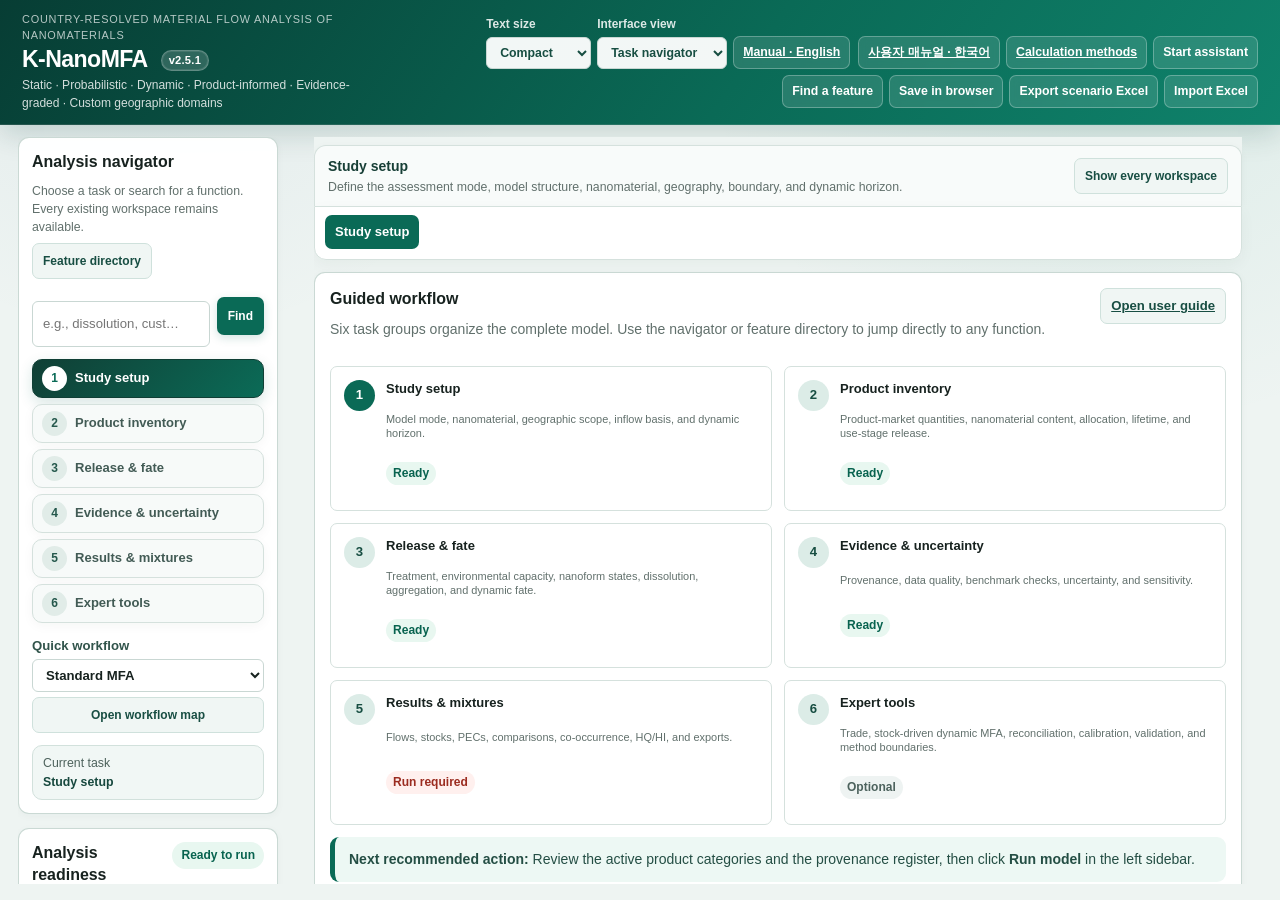
<file: K-NanoMFA-Web-v2.5.1/index.html>
<!DOCTYPE html>

<html lang="en">
<head>
<meta charset="utf-8"/>
<meta content="width=device-width, initial-scale=1" name="viewport"/>
<meta content="Product-informed, country-resolved static and dynamic material-flow analysis and screening PECs for nanomaterials" name="description"/>
<meta content="Prof. Younghun Kim, Kwangwoon University" name="author"/>
<meta content="Copyright © 2026 Younghun Kim" name="copyright"/>
<meta content="2.5.1-en" name="application-version"/>
<title>K-NanoMFA v2.5.1</title>
<link href="styles.css?v=2.5.1" rel="stylesheet"/>
<script src="plotly.min.js?v=2.5.1"></script>
<script src="excel_io.js?v=2.5.1"></script>
</head>
<body>
<header class="topbar">
<div>
<div class="eyebrow">Country-resolved Material Flow Analysis of Nanomaterials</div>
<h1>K-NanoMFA <span class="version-badge">v2.5.1</span></h1>
<p>Static · Probabilistic · Dynamic · Product-informed · Evidence-graded · Custom geographic domains</p>
</div>
<div class="top-actions">
<label class="view-control">Text size<select id="textDensity"><option value="compact">Compact</option><option value="standard">Standard</option><option value="large">Large</option></select></label>
<label class="view-control">Interface view<select id="interfaceView"><option value="guided">Task navigator</option><option value="all">All workspaces</option></select></label>
<div class="manual-links" aria-label="User manuals"><a class="button ghost" href="USER_MANUAL_EN.html" rel="noopener" target="_blank">Manual · English</a><a class="button ghost" href="USER_MANUAL_KO.html" lang="ko" rel="noopener" target="_blank">사용자 매뉴얼 · 한국어</a></div>
<a class="button ghost" href="SCIENTIFIC_METHODS_v2.5.0.md" rel="noopener" target="_blank">Calculation methods</a>
<button class="ghost" id="startAssistantBtn">Start assistant</button><button class="ghost" id="openFeatureFinderBtn">Find a feature</button><button class="ghost" id="saveLocalBtn">Save in browser</button>
<button class="ghost" id="exportScenarioBtn">Export scenario Excel</button>
<label class="button ghost file-label">Import Excel<input accept=".xlsx,application/vnd.openxmlformats-officedocument.spreadsheetml.sheet" hidden="" id="importScenario" type="file"/></label>
</div>
</header>
<main class="layout">
<aside class="sidebar"><section class="panel sticky navigator-panel" id="analysisNavigator"><div class="navigator-heading"><div><h2>Analysis navigator</h2><p class="small muted">Choose a task or search for a function. Every existing workspace remains available.</p></div><button class="ghost compact-action" id="openFeatureFinderSideBtn">Feature directory</button></div><div class="navigator-search-row"><input id="navigatorQuickSearch" placeholder="e.g., dissolution, custom country, calibration" type="search"/><button class="primary compact-action" id="navigatorSearchBtn">Find</button></div><nav aria-label="Guided analysis stages" class="stage-tabs task-stage-tabs"><button class="stage-tab active" data-stage="scope"><span>1</span>Study setup</button><button class="stage-tab" data-stage="inventory"><span>2</span>Product inventory</button><button class="stage-tab" data-stage="release"><span>3</span>Release &amp; fate</button><button class="stage-tab" data-stage="evidence"><span>4</span>Evidence &amp; uncertainty</button><button class="stage-tab" data-stage="results"><span>5</span>Results &amp; mixtures</button><button class="stage-tab" data-stage="expert"><span>6</span>Expert tools</button></nav><label class="navigator-route-label">Quick workflow<select id="quickRouteSelect"><option value="standard">Standard MFA</option><option value="product">Product-informed inventory</option><option value="nanoform">Nanoform and dynamic fate</option><option value="mixture">Multi-material / co-exposure</option><option value="validation">Calibration and validation</option><option value="custom">Custom material or country</option></select></label><button class="ghost wide compact-action" id="applyQuickRouteBtn">Open workflow map</button><div class="navigator-location" id="navigatorLocation">Current location: Study setup</div></section><section class="panel readiness-panel" id="readinessPanel">
<div class="readiness-heading"><div><h2>Analysis readiness</h2><p class="small muted">See what is complete, what needs attention, and where to go next.</p></div><span class="readiness-overall" id="readinessOverall">Checking</span></div>
<div class="readiness-stage-list" id="readinessStageList"></div>
<div class="button-row readiness-actions"><button class="primary compact-action" id="reviewReadinessBtn">Review inputs</button><button class="ghost compact-action" id="openRecoveryBtn">Autosave history</button></div>
<div class="autosave-status" id="autosaveStatus">Autosave starts after the interface loads.</div>
</section>
<section class="panel" id="projectSettingsPanel">
<h2>Project settings</h2>
<label>Assessment mode<select id="assessmentMode"><option value="single">Single nanomaterial</option><option value="multi">Multiple nanomaterials / co-exposure</option></select></label>
<label>Model mode
      <select id="modelMode">
<option value="static_deterministic">Static deterministic MFA</option>
<option value="static_probabilistic">Static probabilistic MFA</option>
<option value="dynamic_probabilistic">Dynamic probabilistic MFA</option>
</select>
</label>
<label>Target nanomaterial<select id="materialSelect"></select></label>
<p class="small muted" id="materialDescription"></p>
<label>Geographic domain<select id="countrySelect"></select></label>
<button class="ghost wide compact-action" id="manageCustomCountryBtn">Create custom country</button>
<label>National or subnational domain<select id="regionSelect"></select></label>
<label>Market-inflow definition
      <select id="marketInputMode">
<option value="direct_enm">Direct nanomaterial inflow (legacy compatible)</option>
<option value="product_inventory">Product-informed inventory</option>
</select>
</label>
<div class="input-mode-badge" id="marketInputModeBadge">Direct nanomaterial inflow (legacy compatible)</div>
<label class="checkbox-row"><input checked="" id="countryWasteToggle" type="checkbox"/><span>Couple EoL routes to the selected-country screening preset</span></label>
<label>Geographic basis for market inflow
      <select id="inputBasis">
<option value="direct_region">Entered inflow applies directly to the selected region</option>
<option value="national_population">National input scaled by population share</option>
<option value="national_sewer_population">National input scaled by sewered-population share</option>
<option value="national_wwtp_flow">National input scaled by wastewater-flow share</option>
</select>
</label>
<p class="small muted" id="inputBasisHelp"></p>
<div id="staticSidebarFields">
<label id="legacyStaticMassLabel">Entered annual nanomaterial inflow (kg/y)<input id="totalMass" min="0" step="10" type="number" value="1000"/></label>
<label>Base year<input id="baseYear" max="2100" min="2000" type="number" value="2024"/></label>
</div>
<div class="effective-input" id="effectiveInputBox"></div>
<label>Display mass unit<select id="displayUnit"><option value="kg">kg</option></select></label>
<button class="primary wide" id="calculateBtn">Run model</button><button class="ghost wide" id="reviewBeforeRunBtn">Review readiness before run</button>
<div class="validation ok" id="validationBox">Review the inputs and run the model.</div>
<div class="small muted">Product shares, release factors, lifetimes, treatment-process transfer coefficients, and environmental residence times are editable screening priors.</div>
</section>
</aside>
<div class="content">
<div class="workspace-navigation">
<div class="workspace-heading"><div><b id="stageTitle">Study setup</b><span id="stageDescription">Define the model, material, geography, and assessment boundary.</span></div><button class="ghost compact-action" id="showAllWorkspacesBtn">Show every workspace</button></div>
<nav aria-label="Analysis workspaces" class="tabs workspace-tabs">
<button class="tab active" data-stage="scope" data-tab="model">Study setup</button>
<button class="tab" data-stage="results" data-tab="mixture">Mixtures</button>
<button class="tab" data-stage="inventory" data-tab="lifecycle">Product inventory</button>
<button class="tab" data-stage="release" data-tab="treatment">Treatment &amp; EoL</button>
<button class="tab" data-stage="release" data-tab="environment">Geography &amp; PEC</button><button class="tab" data-stage="release" data-tab="fate">Nanoform &amp; fate</button>
<button class="tab" data-stage="evidence" data-tab="quality">Evidence &amp; QA</button>
<button class="tab" data-stage="evidence" data-tab="uncertainty">Uncertainty</button>
<button class="tab" data-stage="results" data-tab="results">Results</button>
<button class="tab" data-stage="expert" data-tab="advanced">Expert tools</button>
<button class="tab" data-stage="expert" data-tab="method">Methods &amp; limits</button>
</nav>
</div>
<section class="tab-page active" id="tab-model">
<div class="panel guide-panel">
<div class="section-title"><div><h2>Guided workflow</h2><p>Six task groups organize the complete model. Use the navigator or feature directory to jump directly to any function.</p></div><a class="button ghost" href="USER_GUIDE_v2.5.1.html" rel="noopener" target="_blank">Open user guide</a></div>
<div class="workflow-steps six-stage-workflow"><button class="workflow-step" data-guide-stage="scope"><span>1</span><b>Study setup</b><small>Model mode, nanomaterial, geographic scope, inflow basis, and dynamic horizon.</small></button><button class="workflow-step" data-guide-stage="inventory"><span>2</span><b>Product inventory</b><small>Product-market quantities, nanomaterial content, allocation, lifetime, and use-stage release.</small></button><button class="workflow-step" data-guide-stage="release"><span>3</span><b>Release &amp; fate</b><small>Treatment, environmental capacity, nanoform states, dissolution, aggregation, and dynamic fate.</small></button><button class="workflow-step" data-guide-stage="evidence"><span>4</span><b>Evidence &amp; uncertainty</b><small>Provenance, data quality, benchmark checks, uncertainty, and sensitivity.</small></button><button class="workflow-step" data-guide-stage="results"><span>5</span><b>Results &amp; mixtures</b><small>Flows, stocks, PECs, comparisons, co-occurrence, HQ/HI, and exports.</small></button><button class="workflow-step" data-guide-stage="expert"><span>6</span><b>Expert tools</b><small>Trade, stock-driven dynamic MFA, reconciliation, calibration, validation, and method boundaries.</small></button></div>
<div class="next-action" id="workflowStatus"></div>
</div><div class="panel quick-workflow-panel" id="quickWorkflowPanel"><div class="section-title"><div><h2>Start from a research question</h2><p>Each pathway opens the required workspaces in order. Advanced settings remain available but do not crowd the core workflow.</p></div></div><div class="quick-path-grid"><button class="quick-path-card" data-quick-route="standard"><strong>Standard MFA</strong><span>Define a nanomaterial inflow, edit release and treatment assumptions, then calculate PECs.</span><small>Study → Inventory → Release → Results</small></button><button class="quick-path-card" data-quick-route="product"><strong>Product-informed MFA</strong><span>Convert product mass, unit sales, area, or volume into nanomaterial inflow.</span><small>Product inventory → Life cycle → Results</small></button><button class="quick-path-card" data-quick-route="nanoform"><strong>Nanoform and kinetic fate</strong><span>Resolve release states and propagate them through environmental compartments.</span><small>Release forms → Nanoform → Dynamic fate</small></button><button class="quick-path-card" data-quick-route="mixture"><strong>Multi-material assessment</strong><span>Run independent or co-formulated components and calculate co-occurrence and mixture indices.</span><small>Components → Formulation → HQ/HI</small></button><button class="quick-path-card" data-quick-route="validation"><strong>Calibration and validation</strong><span>Use reconciliation, Bayesian calibration, benchmarks, and independent observations.</span><small>Evidence → Expert tools → Validation</small></button><button class="quick-path-card" data-quick-route="custom"><strong>Custom material or geography</strong><span>Create a material definition or a national/subnational domain.</span><small>Study setup → Custom definition</small></button></div></div>
<div class="panel" id="modelModePanel">
<h2>Choose the temporal and uncertainty structure</h2>
<div class="model-cards">
<button class="model-card selected" data-mode="static_deterministic"><b>Static deterministic MFA</b><span>One year · fixed parameters · no delayed stock accumulation</span><div class="mini-flow">Inflow → products → use-stage release/EoL → treatment → final flows</div></button>
<button class="model-card" data-mode="static_probabilistic"><b>Static probabilistic MFA</b><span>One year · sampled parameters · P5/P50/P95</span><div class="mini-flow">Parameter distributions ⇢ repeated static mass-balance calculations</div></button>
<button class="model-card" data-mode="dynamic_probabilistic"><b>Dynamic probabilistic MFA</b><span>Multiple years · cohorts, stocks, delayed EoL, circular loops</span><div class="mini-flow">Annual inflows → cohorts/stocks → delayed releases → treatment</div></button>
</div>
</div>
<div class="panel custom-material-panel" hidden="" id="customMaterialPanel">
<div class="section-title">
<div><h2>Custom nanomaterial definition</h2><p>Start from the closest bundled material, then revise every relevant life-cycle and fate variable. The template is only an initialization aid and does not establish scientific equivalence.</p></div>
<div class="button-row"><button class="primary" id="initializeCustomBtn">Initialize from template</button><button class="ghost" id="applyCustomIdentityBtn">Apply identity and evidence</button></div>
</div>
<div class="form-grid compact">
<label>Custom material name<input id="customMaterialName" maxlength="120" type="text" value="Custom nanomaterial"/></label>
<label>Initialization template<select id="customTemplateSelect"></select></label>
<label>Multimedia fate behavior<select id="customFatePreset"><option>Persistent carbonaceous</option><option>Persistent mineral oxide</option><option>Dissolving metal / oxide</option><option>Biodegradable nanomaterial</option></select></label>
<label>Optional literature benchmark proxy<select id="customBenchmarkProxy"><option value="none">None — recommended unless directly justified</option></select></label>
<label>Evidence class<select id="customEvidenceClass"><option value="A">A — official statistic</option><option value="B">B — directly applicable peer-reviewed evidence</option><option value="C">C — peer-reviewed proxy</option><option value="D">D — harmonised screening proxy</option><option selected="" value="E">E — expert or user assumption</option></select></label>
<label>Primary source or reference<input id="customSource" type="text" value="User-defined screening scenario"/></label>
<label>Source URL or DOI<input id="customSourceUrl" placeholder="https://doi.org/... or source page" type="url"/></label>
</div>
<label>Material description<textarea id="customMaterialDescription" rows="3">User-defined nanomaterial scenario. Initialize from the closest bundled material, then replace all relevant product, release, treatment, lifetime, fate, and evidence assumptions.</textarea></label>
<label>Evidence qualification and limitations<textarea id="customEvidenceNote" rows="3">No bundled material-specific evidence is assumed. Replace screening priors with project-specific data where available.</textarea></label>
<div class="button-row"><button class="ghost" id="saveCustomDefaultsBtn">Save current variables as custom defaults</button><button class="ghost" id="restoreCustomDefaultsBtn">Restore saved custom defaults</button></div>
<div class="notice custom-status" id="customMaterialStatus"></div>
<div class="custom-variable-map">
<b>Where to adjust the custom scenario</b>
<span><strong>Products and life cycle:</strong> product categories, allocation, use releases, EoL, lifetime, and Weibull timing.</span>
<span><strong>Treatment facilities:</strong> WWTP, incineration, landfill, recycling, reuse, biological treatment, and sludge routes.</span>
<span><strong>Geography and PEC:</strong> receiving-water, soil, sediment, and atmospheric capacities.</span>
<span><strong>Evidence, QA and sensitivity:</strong> release-form allocation, uncertainty CVs, data-quality scores, source notes, and sensitivity.</span>
<span><strong>Advanced MFA and environmental fate:</strong> trade, stock-driven dynamic MFA, fate rates, calibration, validation, and burden factors.</span>
</div>
</div>
<div class="panel custom-country-panel" hidden="" id="customGeoPanel">
<div class="section-title">
<div><h2>Custom country and geographic-domain manager</h2><p>Create a national domain and optional subnational domains. These entries use the same MFA, uncertainty, mixture, advanced-fate, validation, and export functions as bundled countries.</p></div>
<div class="button-row"><button class="ghost" id="newCustomGeoBtn">New country</button><button class="primary" id="saveCustomGeoBtn">Save country/domain</button><button class="ghost" id="closeCustomGeoBtn">Close</button></div>
</div>
<div class="geo-editor-grid">
<div class="geo-editor-section">
<h3>Country identity and provenance</h3>
<div class="form-grid compact geo-identity-grid">
<label>Country code<input id="customGeoCode" maxlength="12" placeholder="e.g., NZ" type="text"/></label>
<label>Country name<input id="customGeoCountryName" placeholder="New Zealand" type="text"/></label>
<label>Short name<input id="customGeoShortName" placeholder="New Zealand" type="text"/></label>
<label>Reference year<input id="customGeoReferenceYear" max="2200" min="1900" type="number" value="2026"/></label>
<label class="span-2">Data basis / source note<input id="customGeoBasis" type="text" value="User-defined national statistics and screening assumptions"/></label>
<label class="span-2">Source URL or DOI<input id="customGeoSourceUrl" placeholder="https://..." type="url"/></label>
</div>
</div>
<div class="geo-editor-section">
<div class="section-title subheading"><div><h3>Domain editor</h3><p>Exactly one national domain is required. Additional subnational domains can be added after the national definition is saved.</p></div><div class="button-row"><button class="ghost" id="addCustomDomainBtn">Add subnational domain</button><button class="danger-btn" id="deleteCustomDomainBtn">Delete domain</button></div></div>
<label>Saved or new domain<select id="customGeoDomainSelect"></select></label>
<div class="form-grid compact geo-domain-grid">
<label>Domain name<input id="customGeoDomainName" type="text"/></label>
<label>Domain ID<input id="customGeoDomainId" placeholder="NZ-national" type="text"/></label>
<label>Domain level<select id="customGeoDomainLevel"><option value="national">National</option><option value="subnational">Subnational</option></select></label>
<label>Data-quality flag<input id="customGeoDataQuality" type="text" value="user_defined"/></label>
<label>Population<input id="customGeoPopulation" min="1" step="1" type="number"/></label>
<label>Area (km²)<input id="customGeoArea" min="0" step="any" type="number"/></label>
<label>Sewered population<input id="customGeoSewerPopulation" min="0" step="1" type="number"/></label>
<label>Wastewater flow (m³/y)<input id="customGeoWwtpFlow" min="0" step="any" type="number"/></label>
<label>Dry sludge production (kg/y)<input id="customGeoSludgeDry" min="0" step="any" type="number"/></label>
<label>Effective freshwater flow (m³/s)<input id="customGeoRiverFlow" min="0" step="any" type="number"/></label>
<label>Wet sludge production (kg/y, optional)<input id="customGeoSludgeWet" min="0" step="any" type="number"/></label>
<label>Sludge moisture (%, optional)<input id="customGeoSludgeMoisture" max="100" min="0" step="any" type="number"/></label>
<label class="span-2">Domain source note<input id="customGeoDomainSource" type="text" value="User-defined geographic data"/></label>
</div>
</div>
</div>
<div class="two-col geo-route-grid">
<div class="geo-editor-section"><h3>Country end-of-life preset (%)</h3><div class="form-grid compact route-grid">
<label>Incineration<input id="customGeoWaste_incineration_pct" max="100" min="0" type="number" value="20"/></label><label>Landfill<input id="customGeoWaste_landfill_pct" max="100" min="0" type="number" value="30"/></label><label>Recycling<input id="customGeoWaste_recycling_pct" max="100" min="0" type="number" value="35"/></label><label>Reuse<input id="customGeoWaste_reuse_pct" max="100" min="0" type="number" value="5"/></label><label>Biological treatment<input id="customGeoWaste_biological_treatment_pct" max="100" min="0" type="number" value="10"/></label>
</div></div>
<div class="geo-editor-section"><h3>Sewage-sludge preset (%)</h3><div class="form-grid compact route-grid">
<label>Incineration<input id="customGeoSludge_incineration" max="100" min="0" type="number" value="20"/></label><label>Landfill<input id="customGeoSludge_landfill" max="100" min="0" type="number" value="20"/></label><label>Soil / compost<input id="customGeoSludge_soil_compost" max="100" min="0" type="number" value="45"/></label><label>Fuel / product feedstock<input id="customGeoSludge_fuel_product_feedstock" max="100" min="0" type="number" value="10"/></label><label>Other<input id="customGeoSludge_other_unclassified" max="100" min="0" type="number" value="5"/></label>
</div></div>
</div>
<div class="notice custom-status" id="customGeoStatus"></div>
<div class="button-row geo-export-row"><button class="ghost" id="exportCustomGeoBtn">Export custom geography Excel</button><label class="button ghost file-label">Import custom geography Excel<input accept=".xlsx,application/vnd.openxmlformats-officedocument.spreadsheetml.sheet" hidden="" id="importCustomGeo" type="file"/></label><button class="danger-btn" id="deleteCustomGeoBtn">Delete custom country</button></div>
</div>
<div class="two-col">
<div class="panel">
<div class="section-title"><div><h2>Geographic calculation basis</h2><p>The selected country or subnational domain defines the regional scope and controls effective market inflow, wastewater and sludge denominators, receiving-water flow, soil and sediment capacity, atmospheric volume, and—when enabled—country-specific waste-management routes.</p></div></div>
<div id="regionSummary"></div>
</div>
<div class="panel">
<div class="section-title"><div><h2>Product categories</h2><p>The categories below are active in the selected nanomaterial scenario.</p></div><button class="ghost" id="editProductsBtn">Edit categories</button></div>
<div class="product-summary" id="productSummary"></div>
</div>
</div>
<div class="panel method-box" id="staticStructure">
<h2>Static model structure</h2>
<div class="structure-flow"><span>Effective regional annual inflow</span><i>→</i><span>Allocation to product categories</span><i>→</i><span>Use-stage release</span><i>+</i><span>Same-year EoL</span><i>→</i><span>Waste treatment</span><i>→</i><span>Environmental release flows, stock additions, and PECs</span></div>
<p>All mass not released during use reaches the end-of-life system in the selected year. Regional scaling is applied before product allocation.</p>
</div>
<div class="panel method-box" hidden="" id="dynamicStructure">
<h2>Dynamic model structure</h2>
<div class="structure-flow"><span>Effective regional annual inflows</span><i>→</i><span>Product cohorts</span><i>→</i><span>In-use stock</span><i>→</i><span>Time-distributed use release and Weibull EoL</span><i>→</i><span>Treatment</span><i>↻</i><span>Reuse/recycling/landfill stocks</span></div>
<p>Each entered annual inflow trajectory is interpreted using the selected geographic basis for market inflow. Dynamic soil and sediment PECs use accumulated screening stocks with first-order residence-time loss.</p>
</div>
<div class="panel" hidden="" id="dynamicSettingsPanel">
<div class="section-title"><div><h2>Dynamic horizon and market-inflow trajectory</h2><p>Direct-inflow mode uses the aggregate trajectory. Product-informed mode derives annual product-specific nanomaterial inflows from market quantity, material content, and nano-enabled-share trends.</p></div><button class="ghost" id="generateTrajectoryBtn">Generate trajectory</button></div>
<div class="form-grid compact">
<label>Start year<input id="startYear" type="number" value="2015"/></label>
<label>End year<input id="endYear" type="number" value="2035"/></label>
<label id="legacyInitialInputLabel">Initial entered nanomaterial inflow (kg/y)<input id="initialInput" min="0" type="number" value="500"/></label>
<label id="legacyGrowthLabel">Annual nanomaterial-inflow growth (%)<input id="annualGrowth" step="0.1" type="number" value="5"/></label>
<label>Closed-loop share of recovered product (%)<input id="closedLoopPct" max="100" min="0" type="number" value="30"/></label>
<label>Recycling delay (years)<input id="recyclingDelay" min="1" type="number" value="1"/></label>
<label>Reuse delay (years)<input id="reuseDelay" min="1" type="number" value="3"/></label>
<label>Initial landfill stock (kg)<input id="initialLandfillStock" min="0" type="number" value="0"/></label>
</div>
<div class="table-wrap tall-sm"><table id="trajectoryTable"></table></div>
</div>
</section>
<section class="tab-page" id="tab-lifecycle">
<div class="panel product-inventory-panel" id="productInventoryPanel">
<div class="section-title">
<div><h2>Product-informed nanomaterial inventory</h2><p>Convert product mass, unit sales, coated area, or product volume into annual nanomaterial inflow. The calculated product contributions automatically replace allocation shares only when product-informed mode is active.</p></div>
<div class="button-row"><button class="primary" id="initializeProductInventoryBtn">Initialize from legacy input</button><button class="ghost" id="exportProductInventoryBtn">Export inventory Excel</button><label class="button ghost file-label">Import inventory Excel<input accept=".xlsx,application/vnd.openxmlformats-officedocument.spreadsheetml.sheet" hidden="" id="importProductInventory" type="file"/></label></div>
</div>
<div class="notice" id="directInputCompatibilityNotice"><b>Direct nanomaterial inflow is active.</b> All v1.2.1 and v1.3 behavior is retained. Select Product-informed inventory in Project settings to activate the fields below.</div>
<div class="quality-summary" id="productInventorySummary"></div>
<div hidden="" id="productInventoryDetails">
<div class="table-wrap extra-wide"><table class="wide-table product-inventory-table" id="productInventoryTable"></table></div>
<details class="inventory-advanced" open=""><summary>Time trends, uncertainty, and evidence</summary><p class="small muted">Annual changes are relative percentages. Product-specific coefficients of variation are propagated in probabilistic runs as independent lognormal input terms.</p><div class="table-wrap extra-wide"><table class="wide-table product-inventory-uncertainty-table" id="productInventoryUncertaintyTable"></table></div></details>
<div class="notice">Product-informed calculations track nanomaterial mass, not total product mass. Product-market data remain screening inputs unless supported by documented inventories. Product-specific trajectories are used in inflow-driven dynamic MFA; stock-driven dynamic MFA retains its aggregate inverse solver and uses the active product allocation.</div>
</div>
</div>
<div class="panel" id="productCategoryPanel">
<div class="section-title">
<div><h2>Product-category settings</h2><p>Category names and use-stage releases remain editable. In direct-input mode, allocation shares are user inputs; in product-informed mode, they are calculated from product-specific nanomaterial inflows.</p></div>
<div class="button-row"><button class="ghost" id="addProductBtn">Add product category</button><button class="ghost" id="normalizeProductsBtn">Normalize allocations</button></div>
</div>
<div class="table-wrap"><table id="productTable"></table></div>
</div>
<div class="panel" hidden="" id="lifetimePanel">
<h2>Dynamic lifetime and release timing</h2>
<p>Mean lifetime and Weibull shape determine delayed EoL. The assigned use-stage release is spread over the specified duration.</p>
<div class="table-wrap"><table id="lifetimeTable"></table></div>
</div>
<div class="panel" id="eolPanel">
<div class="section-title"><div><h2>End-of-life routes</h2><p>Each product category must sum to 100% across incineration, landfill, recycling, reuse, and biological treatment.</p></div><button class="ghost" id="applyCountryWasteBtn">Apply selected-country waste preset</button></div>
<div class="table-wrap"><table id="eolTable"></table></div>
</div>
</section>
<section class="tab-page" id="tab-treatment">
<div class="panel" id="treatmentCoefficientPanel"><div class="section-title"><div><h2>Treatment-process transfer coefficients</h2><p>Static process outflow fractions sum to 100%. Dynamic landfill release coefficients are annual first-order outflow fractions from landfill stock.</p></div><button class="ghost" id="resetFactorsBtn">Restore material defaults</button></div><div id="processFactors"></div></div>
<div class="panel"><div class="section-title"><div><h2 id="sludgeHeading">Selected-country sewage-sludge management routes</h2><p>Country presets are harmonized screening values and remain editable.</p></div><button class="ghost" id="resetSludgeBtn">Restore country sludge preset</button></div><div class="table-wrap"><table id="sludgeTable"></table></div></div>
</section>
<section class="tab-page" id="tab-environment">
<div class="panel" id="geographyDataPanel">
<div class="section-title"><div><h2>Selected geographic-domain data</h2><p>These statistics are used directly in the calculation, rather than serving only as labels.</p></div></div>
<div class="table-wrap" id="regionDataTable"></div>
</div>
<div class="panel" id="pecSettingsPanel">
<div class="section-title"><div><h2>Environmental-media PEC settings</h2><p>Domain defaults are generated from wastewater flow, land area, and effective national freshwater flow, then remain fully editable.</p></div><button class="ghost" id="regionDefaultsBtn">Apply regional defaults</button></div>
<div class="form-grid" id="environmentGrid"></div>
<div class="notice">Air and surface-water PECs are annual flow-through screening concentrations. Static soil and sediment PECs use a steady-state residence-time approximation. Dynamic soil and sediment PECs accumulate annual screening stocks with first-order loss. This module is not a full multimedia fate model.</div>
</div>
</section>
<section class="tab-page" id="tab-mixture">
<div class="panel guide-panel">
<div class="section-title"><div><h2>Multiple nanomaterials and co-exposure</h2><p>Run material-specific MFA models in parallel within one geographic domain. Concentrations remain material resolved. A summed mass concentration is shown only when the selected tracked material bases are compatible; it never implies toxicological equivalence.</p></div><button class="primary" id="runMixtureBtn">Run multi-material assessment</button></div>
<div class="workflow-steps mixture-workflow"><div class="workflow-step static-step"><span>1</span><b>Add components</b><small>Use bundled materials or capture a fully edited custom scenario.</small></div><div class="workflow-step static-step"><span>2</span><b>Define co-use</b><small>Use direct inflows for independent co-occurrence or formulation fractions for the same product/blend.</small></div><div class="workflow-step static-step"><span>3</span><b>Check comparability</b><small>Align tracked material basis, PNEC medium, endpoint, assessment group, and evidence.</small></div><div class="workflow-step static-step"><span>4</span><b>Calculate and test</b><small>Inspect material-resolved PECs, HI, uncertainty, dominant contributors, and export files.</small></div></div>
<div class="next-action" id="mixtureStatus"></div>
</div>
<div class="panel">
<div class="section-title"><div><h2>Material components</h2><p>Each component retains its own product categories, use releases, treatment-process transfer coefficients, lifetime distribution, and nanoform assumptions. “Capture editor” replaces a component snapshot with the current single-material editor.</p></div><div class="button-row"><label class="inline-select">Bundled material<select id="mixtureMaterialPicker"></select></label><button class="ghost" id="addMixtureMaterialBtn">Add bundled material</button><button class="ghost" id="addCurrentScenarioBtn">Add current edited scenario</button></div></div>
<div class="table-wrap extra-wide" id="mixtureComponentTable"></div>
<div class="notice">All component inflows use the currently selected geographic domain and market-inflow allocation basis. In dynamic mode, component-specific growth and active years create separate trajectories.</div>
</div>
<div class="panel">
<div class="section-title"><div><h2>Co-formulated product or blend groups</h2><p>A formulation group defines a total nanomaterial-blend input, shared use-release pattern, shared end-of-life routing, and shared product lifetime. Material fractions must total 100%; material-specific treatment-process transfer coefficients remain independent.</p></div><button class="ghost" id="addFormulationBtn">Add formulation group</button></div>
<div class="table-wrap extra-wide" id="formulationTable"></div><div class="validation ok" id="formulationValidation"></div>
</div>
<div class="panel">
<h2>Component-based mixture screening</h2>
<p>Enter only comparable PNECs. The app calculates component HQ = PEC/PNEC and sums HQs within a user-defined assessment group when the medium and endpoint descriptions are compatible. A blank or zero PNEC excludes that component-medium pair.</p>
<div class="table-wrap extra-wide" id="mixtureHazardTable"></div>
<details class="factor-group"><summary><span>Optional interaction-adjusted screening</span><span>β = 0 by default</span></summary><div class="factor-content"><p class="notice">Interaction coefficients are not predicted by the app. Enter β only for the specified material pair, medium, endpoint, concentration range, and nanoform when directly relevant evidence is available. Adjusted HI = HI + ΣβHQᵢHQⱼ.</p><div class="table-wrap tall" id="interactionTable"></div></div></details>
<label class="checkbox-row"><input id="allowIncompatibleSum" type="checkbox"/><span>Override the tracking-basis compatibility block for total physical mass concentration (advanced; document the justification)</span></label>
</div>
<div hidden="" id="mixtureResults">
<div class="kpi-grid" id="mixtureKpis"></div>
<div class="panel"><div class="section-title"><div><h2>Multi-material Sankey diagram</h2><p>Material-specific life-cycle pathways are retained and converge on common final environmental and technosphere destinations.</p></div><div class="button-row"><button class="ghost" id="exportMixtureJsonBtn">Export mixture project Excel</button><label class="button ghost file-label">Import mixture Excel<input accept=".xlsx,application/vnd.openxmlformats-officedocument.spreadsheetml.sheet" hidden="" id="importMixtureJson" type="file"/></label><button class="ghost" id="exportMixtureCsvBtn">Export co-exposure CSV</button></div></div><div class="chart large" id="mixtureSankey"></div></div>
<div class="panel"><h2>Material-specific environmental release flows and PECs</h2><div class="table-wrap" id="mixtureComponentResults"></div></div>
<div class="two-col">
<div class="panel"><div class="section-title"><div><h2>Environmental co-occurrence profile</h2><p id="mixtureSumWarning"></p></div><label class="inline-select">Medium<select id="mixtureMediumSelect"></select></label></div><div class="chart" id="mixtureCooccurrenceChart"></div><div class="table-wrap" id="mixtureCooccurrenceTable"></div></div>
<div class="panel"><h2>HQ and cumulative hazard index</h2><div class="chart" id="mixtureHiChart"></div><div class="table-wrap" id="mixtureHiTable"></div></div>
</div>
<div class="panel" hidden="" id="mixtureDynamicPanel"><h2>Dynamic co-exposure and mixture index</h2><div class="chart large" id="mixtureDynamicChart"></div><div class="chart" id="mixtureDynamicHiChart"></div><div class="table-wrap tall" id="mixtureDynamicTable"></div></div>
<div class="panel"><div class="section-title"><div><h2>Joint probabilistic mixture assessment</h2><p>Country-domain and environmental-capacity samples are shared across components. Direct material inputs are sampled separately, while components in the same formulation share the sampled blend-input factor.</p></div><button class="primary" id="runMixtureMcBtn">Run mixture uncertainty</button></div><div class="form-grid compact"><label>Iterations<input id="mixtureIterations" max="1000" min="50" type="number" value="250"/></label><label>Seed<input id="mixtureSeed" type="number" value="52"/></label><label>General CV<input id="mixtureRsd" min="0" step=".05" type="number" value="0.25"/></label><label>Dynamic growth SD (% points)<input id="mixtureGrowthSd" min="0" step="1" type="number" value="5"/></label></div><div class="mc-note" id="mixtureMcStatus"></div><div class="chart large" id="mixtureUncertaintyChart"></div><div class="table-wrap" id="mixtureUncertaintyTable"></div><div id="mixtureUncertaintyResults"></div></div>
</div>
</section>
<section class="tab-page" id="tab-results">
<div class="panel empty-state" id="emptyResults"><h2>No results are available.</h2><p>Complete the settings and run the selected model.</p></div>
<div hidden="" id="resultsArea">
<div class="kpi-grid" id="kpiGrid"></div>
<div class="panel" hidden="" id="productSourcePanel"><div class="section-title"><div><h2>Product-source contribution to nanomaterial inflow</h2><p>Contributions are calculated from the active product inventory before use-stage release and end-of-life routing.</p></div></div><div class="chart" id="productSourceChart"></div><div class="table-wrap" id="productSourceTable"></div></div>
<div hidden="" id="dynamicCharts">
<div class="panel"><h2>Annual inflow, use-stage release, and end-of-life generation</h2><div class="chart" id="dynamicFlowChart"></div><div class="axis-caption">x-axis: Calendar year (year) · y-axis: Annual mass flow (kg/y)</div></div>
<div class="two-col">
<div class="panel"><h2>Anthropospheric and landfill stocks</h2><div class="chart" id="stockChart"></div><div class="axis-caption">x-axis: Calendar year (year) · y-axis: Stock mass (kg)</div></div>
<div class="panel"><h2>Annual environmental releases</h2><div class="chart" id="releaseChart"></div><div class="axis-caption">x-axis: Calendar year (year) · y-axis: Annual environmental release (kg/y)</div></div>
</div>
<div class="panel">
<div class="section-title"><div><h2>Annual environmental-media PEC</h2><p>Select a medium or treatment concentration to inspect its time series.</p></div><label class="inline-select">PEC metric<select id="dynamicPecMetricSelect"></select></label></div>
<div class="chart" id="dynamicPecChart"></div><div class="axis-caption">x-axis: Calendar year (year) · y-axis: Selected PEC or concentration metric (unit shown on axis)</div>
<div class="table-wrap tall" id="dynamicPecTable"></div>
</div>
<div class="panel"><div class="section-title"><div><h2>Annual Sankey diagram</h2><p>Select a year to inspect its regional mass flows.</p></div><label class="inline-select">Result year<select id="resultYearSelect"></select></label></div><div class="chart large" id="sankeyChart"></div></div>
<div class="panel"><div class="section-title"><div><h2>Annual dynamic summary</h2><p>Stocks are end-of-year values; releases and treatment inputs are annual flows.</p></div><button class="ghost" id="downloadDynamicCsvBtn">Download annual CSV</button></div><div class="table-wrap tall" id="dynamicTable"></div></div>
</div>
<div id="staticCharts">
<div class="panel"><div class="section-title"><div><h2>Sankey mass-flow diagram</h2><p>Annual mass flows for the selected geographic domain.</p></div><button class="ghost" id="downloadPngBtn">Download Sankey PNG</button></div><div class="chart large" id="staticSankeyChart"></div></div>
<div class="two-col"><div class="panel"><h2>Final annual flows and stock additions</h2><div class="chart" id="terminalChart"></div><div class="axis-caption">x-axis: Final mass flow or stock addition (kg/y)</div></div><div class="panel"><h2>Environmental-media PECs</h2><div class="table-wrap" id="pecTable"></div></div></div>
<div class="panel"><h2>Final-flow and stock-addition table</h2><div class="table-wrap" id="terminalTable"></div></div>
<div class="panel"><div class="section-title"><div><h2>Complete flow table</h2></div><button class="ghost" id="downloadCsvBtn">Download flow CSV</button></div><div class="table-wrap tall" id="flowTable"></div></div>
</div>
<div class="panel nanoform-panel" hidden="" id="nanoformResultsPanel">
<div class="section-title">
<div><h2>Nanoform-resolved mass accounting and state-specific PECs</h2><p>State allocations preserve the base MFA mass and provide a screening interpretation of matrix-bound, particulate, dissolved, transformed, unresolved, and non-nano fractions.</p></div>
<button class="ghost" id="downloadNanoformCsvBtn">Download nanoform-state CSV</button>
</div>
<div class="notice" id="nanoformResultsEmpty"></div>
<div hidden="" id="nanoformResultsBody">
<div class="kpi-grid nanoform-kpis" id="nanoformKpis"></div>
<div class="two-col result-grid">
<div><div class="chart" id="nanoformStateChart"></div><div class="axis-caption">State-resolved mass distribution (kg)</div></div>
<div class="table-wrap" id="nanoformStateTable"></div>
</div>
<div class="two-col result-grid">
<div><h3>Environmental release states</h3><div class="table-wrap tall-sm" id="nanoformEnvironmentTable"></div></div>
<div><h3>State-specific predicted environmental concentrations</h3><div class="table-wrap tall-sm" id="nanoformPecTable"></div></div>
</div>
<p class="audit-note" id="nanoformResultNote"></p>
</div>
</div>
<div class="panel dynamic-fate-panel" hidden="" id="dynamicFateResultsPanel">
<div class="section-title">
<div><h2>Dynamic nanoform-resolved fate results</h2><p>Results report stocks in modeled environmental compartments, state-specific predicted environmental concentrations, internal fate transfers, and explicit external outflows from the modeled fate system.</p></div>
<button class="ghost" id="downloadDynamicFateCsvBtn">Download dynamic fate CSV</button>
</div>
<div class="notice" id="dynamicFateResultsEmpty"></div>
<div hidden="" id="dynamicFateResultsBody">
<div class="kpi-grid" id="dynamicFateKpis"></div>
<div class="panel-inset"><div class="chart" id="dynamicFateStockChart"></div><div class="axis-caption">Environmental stock by modeled compartment</div></div>
<div class="responsive-result-grid">
<div><h3>Final compartment × form stock distribution</h3><div class="table-wrap tall-sm" id="dynamicFateMatrixTable"></div></div>
<div><h3>Final form-specific PEC</h3><div class="table-wrap tall-sm" id="dynamicFatePecTable"></div></div>
</div>
<div class="responsive-result-grid">
<div><h3>External outflows and steady-state fluxes</h3><div class="table-wrap tall-sm" id="dynamicFateSinkTable"></div></div>
<div><h3>Annual or convergence history</h3><div class="table-wrap tall-sm" id="dynamicFateAnnualTable"></div></div>
</div>
<div><h3>Correlated kinetic uncertainty</h3><div class="table-wrap" id="dynamicFateUncertaintyResults"></div></div>
<p class="audit-note" id="dynamicFateResultNote"></p>
</div>
</div>
<div class="panel">
<div class="button-row">
<button class="ghost" id="downloadResultsBtn">Download complete reproducibility Excel</button>
<button class="ghost" id="downloadFateInventoryBtn">Download fate-input inventory CSV</button>
<button class="ghost" id="addComparisonBtn">Add current run to comparison</button>
</div>
</div>
<div class="panel" id="scenarioComparisonPanel">
<div class="section-title"><div><h2>Scenario comparison</h2><p>Metric selection does not create a comparison by itself. Calculate a scenario and click <b>Add current run to comparison</b>; then change the scenario, calculate again, and add the second run.</p></div><div class="button-row"><label class="inline-select">Metric<select id="comparisonMetric"></select></label><button class="ghost" id="clearComparisonBtn">Clear</button></div></div>
<div class="comparison-guide"><b>Four-step comparison:</b> 1) Calculate scenario A → 2) Add current run → 3) Modify and calculate scenario B → 4) Add the second run and select a metric.</div>
<div class="next-action compact" id="comparisonStatus"></div>
<div class="chart" id="comparisonChart"></div>
<div class="table-wrap" id="comparisonTable"></div>
</div>
</div>
</section>
<section class="tab-page" id="tab-uncertainty">
<div class="panel" id="probabilisticPanel">
<h2>Probabilistic simulation</h2>
<p>Compositional vectors are sampled with Dirichlet distributions. Positive parameters use lognormal distributions. Group-specific coefficients of variation are controlled in the <b>Evidence, QA and sensitivity</b> tab; the fallback CV below is used only when a group value is unavailable.</p>
<div class="form-grid compact"><label>Iterations<input id="mcIterations" max="1500" min="100" step="100" type="number" value="300"/></label><label>Fallback coefficient of variation<input id="mcRsd" max="2" min="0.01" step="0.05" type="number" value="0.20"/></label><label>Lifetime RSD<input id="lifetimeRsd" max="1" min="0.01" step="0.05" type="number" value="0.20"/></label><label>Annual growth SD (percentage points)<input id="growthSd" max="20" min="0" step="0.5" type="number" value="1.5"/></label><label>Seed<input id="mcSeed" type="number" value="42"/></label></div>
<button class="primary" id="runMcBtn">Run probabilistic simulation</button><span class="small muted" id="mcStatus"></span>
</div>
<div hidden="" id="mcResults">
<div id="staticMcResults"><div class="panel"><h2>Final annual flows and stock additions: P5–P50–P95</h2><div class="chart" id="mcTerminalChart"></div><div class="axis-caption">x-axis: Final mass flow or stock addition (kg/y)</div><div class="table-wrap" id="mcTerminalTable"></div></div><div class="panel"><h2>Environmental-media PECs: P5–P50–P95</h2><div class="table-wrap" id="mcPecTable"></div></div></div>
<div hidden="" id="dynamicMcResults"><div class="panel"><div class="section-title"><div><h2>Dynamic uncertainty envelope</h2><p>Shaded area represents P5–P95; the line is P50.</p></div><label class="inline-select">Metric<select id="dynamicMetricSelect"></select></label></div><div class="chart large" id="dynamicMcChart"></div><div class="axis-caption">x-axis: Calendar year (year) · y-axis: Selected uncertainty metric (unit shown on axis)</div></div><div class="panel"><h2>Final-year uncertainty</h2><div class="table-wrap" id="dynamicMcTable"></div></div></div>
</div>
</section>
<section class="tab-page" id="tab-fate"><div class="panel workspace-intro fate-intro"><h2>Nanoform release and environmental fate</h2><p>Configure release-state allocation, mass-conserving nanoform accounting, and optional kinetic transport and transformation in one workspace.</p><div class="workspace-route"><span>1. Release forms</span><span>2. Nanoform states</span><span>3. Kinetic fate</span><span>4. State-specific results</span></div></div><div class="panel" id="releaseFormPanel">
<div class="section-title"><div><h2>Nanoform-resolved environmental releases</h2><p>Allocate air, water, and soil releases among free/aggregated nanoform, matrix-associated material, transformed or dissolved form, and unknown form. These are editable screening assumptions.</p></div><button class="ghost" id="resetReleaseFormsBtn">Restore material defaults</button></div>
<div class="table-wrap"><table id="releaseFormTable"></table></div>
<div class="table-wrap release-results" id="releaseFormResults"></div>
</div><div class="panel nanoform-panel" id="nanoformPanel">
<div class="section-title">
<div><h2>Nanoform state tracking</h2><p>Optional v1.5 post-processing separates the conserved MFA mass into product-associated, particulate, dissolved, transformed, unresolved, and non-nano states. Disabling this option preserves the v1.4.1 output pathway.</p></div>
<label class="checkbox-row compact-check"><input id="nanoformEnabled" type="checkbox"/><span>Enable state-resolved calculation</span></label>
</div>
<div class="notice nanoform-status" id="nanoformStatus"></div>
<div hidden="" id="nanoformConfigDetails">
<div class="form-grid nanoform-controls">
<label>Material behavior preset<select id="nanoformMaterialPreset"></select></label>
<label>Product embedding preset<select id="nanoformEmbeddingPreset"></select></label>
<label>Evidence class<select id="nanoformEvidenceClass"><option>A</option><option>B</option><option>C</option><option>D</option><option selected="">E</option></select></label>
<div class="button-row align-end"><button class="primary" id="applyNanoformPresetBtn">Apply state preset</button><button class="ghost" id="resetNanoformBtn">Restore v1.5 defaults</button></div>
</div>
<div class="two-col nanoform-config-grid">
<div>
<h3>Initial product-state allocation</h3>
<p class="small muted">The six editable fractions must sum to 100%. Mass leaving the selected nanoform basis is generated only by explicitly defined treatment or transformation outflows.</p>
<div class="table-wrap" id="nanoformProductStateTable"></div>
</div>
<div>
<h3>Environmental-state mapping</h3>
<p class="small muted">The existing four release-form categories are subdivided into free versus aggregated and dissolved versus transformed particulate forms.</p>
<div class="table-wrap" id="nanoformMediumSplitTable"></div>
</div>
</div>
<details class="factor-group nanoform-details">
<summary>Review derived destination-state profiles</summary>
<div class="factor-content"><p class="small muted">These mass-normalized profiles are derived from the selected material and embedding presets. They do not replace process-specific experimental evidence.</p><div class="table-wrap" id="nanoformTransitionSummary"></div></div>
</details>
<div class="form-grid">
<label class="span-2">Source and evidence note<input id="nanoformSourceNote" type="text"/></label>
<label class="span-2">Known limitations<textarea id="nanoformLimitations" rows="3"></textarea></label>
</div>
</div>
</div><div class="panel dynamic-fate-panel" id="dynamicFatePanel">
<div class="section-title">
<div><h2>Dynamic nanoform-resolved environmental fate</h2><p>The optional v2.0.1 engine propagates matrix-bound, free-particle, small-aggregate, large-aggregate, dissolved, transformed, and unresolved forms through air, water, soil, and active sediment. The default exact linear solver integrates the full coupled state-transition system without timestep-dependent cascade delay; the legacy substep solver remains available for comparison.</p></div>
<label class="checkbox-row compact-check"><input id="dynamicFateEnabled" type="checkbox"/><span>Enable 28-state fate calculation</span></label>
</div>
<div class="notice dynamic-fate-status" id="dynamicFateStatus"></div>
<div hidden="" id="dynamicFateDetails">
<div class="form-grid dynamic-fate-controls">
<label>Kinetic behavior preset<select id="dynamicFatePreset"></select></label>
<label>Numerical solver<select id="dynamicFateSolver"><option selected="" value="exact_linear">Exact coupled linear solver</option><option value="legacy_substep">Legacy competing-loss substeps</option></select></label>
<label>Tracked mass basis<select id="dynamicFateTrackingBasis"><option value="selected_material_equivalent">Parent-material-equivalent mass</option><option value="constituent_element_equivalent">Constituent-element-equivalent mass</option></select></label>
<label>Exact-solver tolerance<input id="dynamicFateSolverTolerance" max="0.0001" min="0.00000000000001" step="0.000000000001" type="number" value="0.00000000001"/></label>
<label>Legacy substeps per year<input id="dynamicFateSubsteps" max="365" min="1" type="number" value="12"/></label>
<label class="checkbox-row"><input id="dynamicFateLegacyAudit" type="checkbox"/><span>Compare the legacy solver with doubled substeps</span></label>
<label>Water advection<select id="dfAdvectionMode"><option value="hydraulic">Derive from Q/V</option><option value="custom">Documented custom rates</option></select></label>
<label>Custom element symbol<input id="dfElementSymbol" placeholder="Built-in composition used when available" type="text"/></label>
<label>Custom element mass fraction<input id="dfElementFraction" min="0.000001" max="1" step="any" type="number" placeholder="Optional for known pure materials"/></label>
<label>Water residence time (days)<input id="dynamicFateWaterResidence" min="0.01" step="0.1" type="number" value="30"/></label>
<label>Large share of aggregated input (%)<input id="dynamicFateLargeAgg" max="100" min="0" step="1" type="number" value="35"/></label>
<label>Maximum static iterations (years)<input id="dynamicFateMaxYears" max="5000" min="1" type="number" value="1000"/></label>
<label>Static convergence tolerance<input id="dynamicFateTolerance" max="0.1" min="0.000000000001" step="0.0000001" type="number" value="0.0000001"/></label>
<label>Evidence class<select id="dynamicFateEvidenceClass"><option>A</option><option>B</option><option>C</option><option>D</option><option selected="">E</option></select></label>
<div class="button-row align-end"><button class="primary" id="applyDynamicFatePresetBtn">Apply kinetic preset</button><button class="ghost" id="resetDynamicFateBtn">Restore fate defaults</button></div>
</div>
<div class="notice" id="dfHydrologyNote"></div>
<p class="small">Initial stocks use the selected tracked mass basis. Internal MFA emissions enter as parent-material mass and are converted using the documented element fraction. Total PEC includes dissolved, transformed and unresolved forms.</p>
<details class="factor-group"><summary>Physical inputs for water settling and heteroaggregation</summary><div class="factor-content">
<label class="checkbox-row"><input type="checkbox" id="dfPhysicalEnabled"/><span>Derive settling and free-to-small heteroaggregation rates from physical inputs</span></label>
<p class="small">Use measured effective diameters and density. Settling assumes spheres in the Stokes regime. These inputs do not calculate pH-dependent dissolution or chemical speciation.</p>
<div class="form-grid compact" id="dfPhysicalInputs"></div></div></details>
<div class="dynamic-fate-overview-grid">
<div class="subpanel">
<h3>Initial stocks in modeled environmental compartments</h3>
<div class="form-grid compact">
<label>Air (kg)<input id="dynamicFateInitial_air" min="0" step="any" type="number" value="0"/></label>
<label>Water (kg)<input id="dynamicFateInitial_water" min="0" step="any" type="number" value="0"/></label>
<label>Soil (kg)<input id="dynamicFateInitial_soil" min="0" step="any" type="number" value="0"/></label>
<label>Sediment (kg)<input id="dynamicFateInitial_sediment" min="0" step="any" type="number" value="0"/></label>
</div>
<h3>Initial stock by nanoform</h3>
<div class="table-wrap tall-sm" id="dynamicFateInitialProfileTable"></div>
</div>
<div class="subpanel">
<h3>Storm-event remobilization</h3>
<label class="checkbox-row"><input id="dynamicFateStormEnabled" type="checkbox"/><span>Apply episodic soil and sediment remobilization</span></label>
<div class="form-grid compact">
<label>Event years, comma separated<input id="dynamicFateStormYears" placeholder="e.g., 2028, 2032; blank = every year" type="text"/></label>
<label>Soil → water per event (%)<input id="dynamicFateStormWater" max="100" min="0" step="0.1" type="number" value="1.5"/></label>
<label>Soil → sediment per event (%)<input id="dynamicFateStormSediment" max="100" min="0" step="0.1" type="number" value="0.7"/></label>
<label>Sediment → water per event (%)<input id="dynamicFateStormResuspension" max="100" min="0" step="0.1" type="number" value="0.5"/></label>
</div>
<h3>External annual fate-module inflow</h3>
<label class="checkbox-row"><input id="dynamicFateExternalEnabled" type="checkbox"/><span>Use an imported state-resolved annual environmental inflow dataset instead of the internally generated release-flow dataset</span></label>
<div class="button-row"><label class="button ghost file-label">Import coupling CSV<input accept=".csv,text/csv" hidden="" id="importDynamicFateCsv" type="file"/></label><button class="ghost" id="downloadDynamicFateTemplateBtn">Download current coupling template</button></div>
<div class="form-grid"><label>External calculation<select id="dfExternalMode"><option value="dynamic">Annual dynamic simulation</option><option value="steady">Steady state (one annual profile)</option></select></label><label>Missing years<select id="dfMissingYears"><option value="reject">Stop and request complete years</option><option value="zero_fill">Explicitly assume zero emissions</option></select></label></div><p class="small muted" id="dynamicFateExternalStatus"></p>
</div>
</div>
<details class="factor-group dynamic-fate-details" open="">
<summary>Editable state-transition and intermedia rate constants</summary>
<div class="factor-content"><p class="small muted">Rates are first-order constants in y⁻¹. The exact solver integrates all active transfers simultaneously. The legacy solver is retained only for reproducibility and numerical refinement checking. External outflows are reported separately from stocks retained in modeled compartments.</p><div class="table-wrap tall" id="dynamicFateRateTable"></div></div>
</details>
<details class="factor-group dynamic-fate-details">
<summary>Fate uncertainty and input propagation</summary>
<div class="factor-content">
<div class="form-grid compact">
<label class="checkbox-row"><input id="dynamicFateUncertaintyEnabled" type="checkbox"/><span>Enable fate uncertainty</span></label>
<label>Iterations<input id="dynamicFateIterations" max="5000" min="10" type="number" value="100"/></label>
<label>Seed<input id="dynamicFateSeed" type="number" value="73"/></label>
<label>Uncertainty scope<select id="dfUncertaintyMode"><option value="linked">MFA inputs → forms → environment → fate</option><option value="kinetic">Kinetic rates only</option></select></label>
<label>Input/process CV<input id="dfInputCv" type="number" min="0" step="0.05" value="0.25"/></label>
<label>Environment CV<input id="dfEnvironmentCv" type="number" min="0" step="0.05" value="0.2"/></label>
<label>Release-form CV<input id="dfFormCv" type="number" min="0" step="0.05" value="0.2"/></label>
<label>Within-group correlation<input id="dfWithinCorrelation" type="number" min="0" max="1" step="0.05" value="0.5"/></label>
<label>Rate CV<input id="dynamicFateCv" min="0" step="0.05" type="number" value="0.25"/></label>
<label>Between-group correlation<input id="dynamicFateCorrelation" max="0.95" min="-0.32" step="0.05" type="number" value="0.3"/></label>
<button class="primary align-end" id="runDynamicFateUncertaintyBtn">Run fate uncertainty</button>
</div>
<p class="small muted">Rates use group and parameter-specific variation. Linked mode reruns MFA and form allocation for each draw; external inventories use a shared emission-scale multiplier. Q/V is recomputed. P5–P95 is a conditional simulation interval, not a field-validated predictive interval. All CVs are user-selected assumptions. Setting all CVs to zero reproduces the deterministic calculation.</p>
</div>
</details>
<div class="form-grid">
<label class="span-2">Source and evidence note<input id="dynamicFateSourceNote" type="text"/></label>
<label class="span-2">Known limitations<textarea id="dynamicFateLimitations" rows="3"></textarea></label>
</div>
</div>
</div></section><section class="tab-page" id="tab-quality">
<div class="panel" id="modelSpecificationPanel">
<div class="section-title"><div><h2>MFA system definition and reporting metadata</h2><p>These fields are included in every scenario and reproducibility export. They make the system definition and material accounting basis explicit rather than leaving them implicit in the interface.</p></div></div>
<div class="form-grid">
<label>Study title<input id="metadataStudyTitle" type="text" value="K-NanoMFA screening assessment"/></label>
<label>Analyst or organisation<input id="metadataAnalyst" placeholder="Optional" type="text"/></label>
<label>Assessment purpose<select id="metadataPurpose"><option>Screening exposure assessment</option><option>Inventory development</option><option>Scenario comparison</option><option>Research hypothesis testing</option></select></label>
<label>Base MFA mass basis<select id="metadataTrackingBasis"><option value="selected_material_equivalent">Parent-material-equivalent mass (fixed)</option></select><small>Element conversion is configured in 28-state fate.</small></label>
<label>System boundary<select id="metadataBoundary"><option>Market inflow through use, EoL, treatment and environmental release</option><option>Production gate through environmental release</option><option>Use and EoL only</option><option>User-defined system boundary</option></select></label>
<label>Accounting convention<select id="metadataAccounting"><option>Consumption-based market inflow</option><option>Territorial production inflow</option><option>Apparent consumption: production + imports − exports</option><option>User-defined accounting principle</option></select></label>
</div>
<label>Boundary notes and exclusions<textarea id="metadataNotes" placeholder="State excluded life-cycle stages, trade assumptions, nanoform definitions, and known data gaps." rows="3"></textarea></label>
</div>
<div class="panel">
<div class="section-title"><div><h2>Default data provenance register</h2><p>This table identifies where the active defaults came from and how strongly they apply to the selected material and geographic domain. Evidence class A is strongest; E denotes an expert screening assumption.</p></div><a class="button ghost" href="SOURCES.md" rel="noopener" target="_blank">Open source list</a></div>
<div class="evidence-legend"><span class="evidence-a">A · official statistic</span><span class="evidence-b">B · directly applicable peer-reviewed evidence</span><span class="evidence-c">C · peer-reviewed proxy</span><span class="evidence-d">D · harmonised regional proxy</span><span class="evidence-e">E · expert screening assumption</span></div>
<div class="quality-summary" id="provenanceSummary"></div>
<div class="table-wrap" id="provenanceTable"></div>
<p class="small muted">Changing an input makes it user-defined. Record the replacement source in the evidence/source note field below and update the quality score when appropriate.</p>
</div>
<div class="panel" id="benchmarkPanel">
<div class="section-title"><div><h2>External literature benchmarking</h2><p>Compare the current output with material-specific modeled or measured literature values. Applicability and numerical concordance are scored separately so that a poorly matched reference cannot be mistaken for validation.</p></div><button class="primary" id="runBenchmarkBtn">Evaluate current result</button></div>
<label class="inline-select">PEC source<select id="benchmarkSource"><option value="base">Base MFA screening PEC</option><option value="fate28">28-state fate total, parent-material equivalent</option></select></label><p class="small" id="benchmarkSourceNote"></p>
<div class="notice" id="benchmarkApplicability"></div>
<div class="quality-summary" id="benchmarkSummary"></div>
<div class="table-wrap" id="benchmarkTable"></div>
</div>
<section class="panel reliability-panel" id="observationPanel">
<div class="section-title"><div><h2>Observed concentration comparison</h2><p>Match material, domain, form, mass basis and time statistic before comparing. Calibration and validation records are summarized separately.</p></div><button class="ghost" id="observationTemplate">Download CSV template</button></div>
<div class="notice" id="observationScope"></div>
<details class="factor-group" open><summary>Add an observed value</summary><div class="factor-content"><div class="form-grid compact" id="observationFields"></div><div class="button-row"><button class="ghost" id="addObservation">Add observation</button><label class="button ghost file-label">Import observations CSV<input id="importObservations" type="file" accept=".csv,text/csv" hidden/></label></div></div></details>
<p class="small">Particulate = matrix-bound + free + small/large aggregates + transformed particles; unresolved mass is excluded. Match this definition to the measurement method. Non-detects are retained but excluded from point-error statistics.</p>
<div class="button-row"><button class="primary" id="compareObservations">Compare with current model</button><button class="ghost" id="exportObservations">Export comparison Excel</button><button class="ghost" id="clearObservations">Clear observations</button></div>
<p class="small" id="observationStatus" aria-live="polite">No observations loaded.</p><div class="table-wrap tall" id="observationRows"></div><div id="observationStatistics"></div><div class="chart" id="observationChart" hidden></div>
</section>
<div class="panel" id="qualityMatrixPanel">
<div class="section-title"><div><h2>Data-quality matrix and group-specific uncertainty</h2><p>Scores range from 1 (poor) to 5 (strong). The coefficient of variation is applied to the corresponding group in probabilistic simulation.</p></div><div class="button-row"><button class="ghost" id="applyDqiCvBtn">Set CVs from quality scores</button><button class="ghost" id="resetQualityBtn">Restore QA defaults</button></div></div>
<div class="quality-summary" id="qualitySummary"></div>
<div class="table-wrap"><table id="qualityTable"></table></div>
</div>
<div class="panel" id="fitnessPanel">
<h2>Model fitness flags</h2>
<div id="fitnessFlags"></div>
<p class="small muted">Flags are diagnostic. They do not convert a screening model into a validated national inventory or a mechanistic environmental fate model.</p>
</div><div class="panel" id="sensitivityPanel">
<div class="section-title"><div><h2>Sensitivity analysis with mass-balance closure</h2><p>Each parameter group is perturbed by the selected percentage. Compositional vectors are renormalised to preserve mass-balance closure.</p></div><div class="button-row"><label class="inline-select">Output<select id="sensitivityMetric"></select></label><label class="inline-select">Perturbation (%)<input id="sensitivityDelta" max="50" min="1" step="1" type="number" value="10"/></label><button class="primary" id="runSensitivityBtn">Run sensitivity</button></div></div>
<div class="chart large" id="sensitivityChart"></div>
<div class="table-wrap" id="sensitivityTable"></div>
</div>
</section>
<section class="tab-page" id="tab-advanced">
<div class="panel advanced-intro">
<h2>Advanced MFA, calibration, reconciliation, trade, and validation</h2>
<p>Optional expert modules extend the transparent base model. Nanoform and dynamic environmental fate settings are now grouped in the dedicated Nanoform &amp; fate workspace.</p>
<div class="tag-row"><span class="tag">Trade-balanced input</span><span class="tag">Stock-driven dynamic MFA</span><span class="tag">Constrained reconciliation</span><span class="tag">Bayesian calibration</span><span class="tag">Reduced-form multimedia fate</span><span class="tag">Validation</span><span class="tag">Screening life-cycle burdens</span></div>
</div>
<div class="panel" id="tradePanel">
<div class="section-title"><div><h2>International trade and apparent-consumption mass accounting</h2><p>When enabled, the entered market inflow is interpreted as domestic production. Apparent consumption is calculated as production + imports − exports − technosphere inventory increase before geographic allocation.</p></div><label class="checkbox-row compact-check"><input id="tradeEnabled" type="checkbox"/><span>Enable trade-balanced market inflow</span></label></div>
<div class="form-grid compact" id="tradeStaticBox">
<label>Total imports (kg/y)<input id="tradeImportsStatic" min="0" type="number" value="0"/></label>
<label>Total exports (kg/y)<input id="tradeExportsStatic" min="0" type="number" value="0"/></label>
<label>Technosphere inventory increase (kg/y)<input id="tradeInventoryStatic" type="number" value="0"/></label>
<div class="effective-input" id="tradeStaticSummary"></div>
</div>
<div class="section-title subheading"><div><h3>Annual trade accounting</h3><p>Dynamic rows are generated from the current model horizon. Values are national totals before regional allocation.</p></div><button class="ghost" id="syncTradeYearsBtn">Synchronise years</button></div>
<div class="table-wrap tall-sm"><table id="tradeAnnualTable"></table></div>
<div class="section-title subheading"><div><h3>Bilateral partner matrix</h3><p>Partner shares allocate total imports and exports for transparent reporting. Import and export shares should each sum to 100%.</p></div><div class="button-row"><button class="ghost" id="addTradePartnerBtn">Add partner</button><button class="ghost" id="normalizeTradePartnersBtn">Normalize shares</button></div></div>
<div class="table-wrap"><table id="tradePartnerTable"></table></div>
<div class="table-wrap" id="tradeMatrixPreview"></div>
</div>
<div class="panel" id="stockDrivenPanel">
<div class="section-title"><div><h2>Dynamic MFA driver: inflow-driven or stock-driven</h2><p>Stock-driven dynamic MFA calculates the primary market inflow required to approach an entered end-of-year in-use stock trajectory. If inherited stock already exceeds the target, primary input is constrained to zero and the target gap is reported.</p></div><label class="inline-select">Dynamic driver<select id="dynamicDriver"><option value="inflow_driven">Inflow-driven dynamic MFA</option><option value="stock_driven">Stock-driven dynamic MFA</option></select></label></div>
<div id="stockDrivenSettings">
<div class="form-grid compact"><label>Initial target stock (kg)<input id="targetStockInitial" min="0" type="number" value="2000"/></label><label>Annual target-stock growth (%)<input id="targetStockGrowth" step="0.1" type="number" value="5"/></label><label>Solver relative tolerance<input id="stockTolerance" max="0.1" min="0.000001" step="0.0001" type="number" value="0.0001"/></label><button class="ghost align-end" id="generateTargetStockBtn">Generate target trajectory</button></div>
<div class="table-wrap tall-sm"><table id="targetStockTable"></table></div>
<div class="table-wrap" id="stockDrivenDiagnostics"></div>
</div>
</div>
<div class="two-col">
<div class="panel" id="reconciliationPanel">
<div class="section-title"><div><h2>Constrained data reconciliation</h2><p>Observed and modeled flows are combined using uncertainty weights and adjusted under one exact mass-balance equation. Non-negativity is enforced by an active-set projection.</p></div><div class="button-row"><button class="ghost" id="loadReconciliationBtn">Load current balance</button><button class="ghost" id="addReconciliationRowBtn">Add row</button></div></div>
<label>Reconciliation basis<select id="reconciliationMode"><option value="bayesian">Combine model priors and observations, then close balance</option><option value="observations">Observation-weighted least squares</option></select></label>
<div class="table-wrap tall"><table id="reconciliationTable"></table></div>
<button class="primary" id="runReconciliationBtn">Run reconciliation</button>
<div class="quality-summary" id="reconciliationSummary"></div><div class="table-wrap" id="reconciliationResults"></div>
</div>
<div class="panel" id="calibrationPanel">
<div class="section-title"><div><h2>Bayesian calibration against an observed result</h2><p>A scalar multiplier is calibrated by grid-based Bayesian updating. The likelihood and prior are lognormal, making the result appropriate for positive parameters and concentration observations.</p></div></div>
<div class="form-grid compact">
<label>Calibration parameter<select id="calibrationParameter"><option value="market_input">Market inflow</option><option value="use_release">All use-stage release factors</option><option value="wwtp_effluent">WWTP effluent transfer share</option><option value="river_flow">Receiving-water flow</option><option value="mean_lifetime">Mean product lifetime</option></select></label>
<label>Observed metric<select id="calibrationMetric"></select></label>
<label>Observed value<input id="calibrationObserved" min="0" type="number" value="1"/></label>
<label>Observation CV<input id="calibrationObsCv" max="2" min="0.01" step="0.01" type="number" value="0.20"/></label>
<label>Prior multiplier CV<input id="calibrationPriorCv" max="2" min="0.01" step="0.01" type="number" value="0.50"/></label>
<label>Multiplier range<input id="calibrationRange" type="text" value="0.1, 5"/></label>
</div>
<div class="button-row"><button class="primary" id="runCalibrationBtn">Run Bayesian calibration</button><button class="ghost" disabled="" id="applyCalibrationBtn">Apply posterior mean</button></div>
<div class="chart" id="calibrationChart"></div><div class="table-wrap" id="calibrationResults"></div>
</div>
</div>
<div class="panel" id="reducedFatePanel">
<div class="section-title"><div><h2>Reduced-form multimedia fate</h2><p>Air, water, soil, and active sediment are linked by first-order intermedia transfer, advective loss, burial, resuspension, and transformation. The module preserves mass at each numerical substep but is not a replacement for a calibrated SimpleBox4nano implementation.</p></div><div class="button-row"><select id="fatePreset"></select><button class="ghost" id="applyFatePresetBtn">Apply selected preset</button><button class="primary" id="runFateBtn">Run multimedia fate</button></div></div>
<p class="small">Parent-material-equivalent mass. Water advection is derived from Q/V. The exact linear solver does not use substeps.</p><div class="form-grid compact"><label>Water residence time (days)<input id="fateWaterResidence" min="0.01" type="number" value="30"/></label><label>Exact solver (no substeps)<input disabled="" id="fateSubsteps" max="365" min="1" type="number" value="12"/></label><label>Initial air stock (kg)<input id="fateInitialAir" min="0" type="number" value="0"/></label><label>Initial water stock (kg)<input id="fateInitialWater" min="0" type="number" value="0"/></label><label>Initial soil stock (kg)<input id="fateInitialSoil" min="0" type="number" value="0"/></label><label>Initial sediment stock (kg)<input id="fateInitialSediment" min="0" type="number" value="0"/></label></div>
<div class="table-wrap"><table id="fateRateTable"></table></div>
<div class="kpi-grid" id="fateKpis"></div><div class="chart large" id="fateChart"></div><div class="table-wrap" id="fateResults"></div>
</div>
<div class="two-col">
<div class="panel" id="validationPanel">
<div class="section-title"><div><h2>Single-metric fit diagnostic</h2><p>Use one flow or stock metric at a time. For concentration validation with form, unit and time matching, use Observed concentration comparison in Evidence. This diagnostic does not establish independent validation.</p></div><button class="ghost" id="addValidationRowBtn">Add observation</button></div>
<div class="table-wrap tall"><table id="validationDataTable"></table></div>
<button class="primary" id="runValidationBtn">Evaluate model fit</button><div class="quality-summary" id="validationStats"></div><div class="table-wrap" id="validationResults"></div>
</div>
<div class="panel" id="burdenPanel">
<div class="section-title"><div><h2>Screening life-cycle burden indicator</h2><p>Editable climate factors estimate direct handling burdens and an avoided-primary-production credit. This is a co-indicator, not an ISO-compliant life-cycle assessment.</p></div><button class="primary" id="runLcaBtn">Calculate burden indicator</button></div>
<div class="table-wrap"><table id="lcaFactorTable"></table></div><div class="kpi-grid" id="lcaKpis"></div><div class="table-wrap" id="lcaResults"></div>
</div>
</div>
</section>
<section class="tab-page" id="tab-method">
<div class="panel prose">
<h2>Country and subnational-domain coupling</h2>
<p>The selected country is first resolved to a national domain. Korea additionally provides 17 bundled subnational domains, while user-defined countries may contain one national and multiple custom subnational domains. A national input may be allocated to a subnational domain by population, sewered population, or wastewater-flow share, or the entered value may be treated as a direct domain input. Country-domain wastewater flow, sludge production, effective freshwater flow, land area, and atmospheric volume control the PEC denominators. An optional country-waste coupling replaces material-specific EoL shares with an editable country screening preset.</p>
<h2>Static model</h2>
<p>The static model allocates the effective regional annual input to product categories, calculates use-stage releases, and sends all remaining mass to end-of-life treatment in the same year.</p>
<h2>Static probabilistic model</h2>
<p>The temporal boundary remains one year. Uncertain allocation, release, EoL, and treatment parameters are repeatedly sampled while preserving percentage-vector closure.</p>
<h2>Dynamic probabilistic model</h2>
<p>The dynamic model is inflow-driven and cohort-based. Annual effective regional inputs enter product-specific stocks. Residual product mass leaves stock according to a Weibull lifetime distribution. Recovered material may return as secondary input after a delay, reuse stock returns to EoL after a delay, and landfill releases are calculated from accumulated landfill stock.</p>
<div class="equations"><code>Regional inflow(t) = Entered inflow(t) × geographic allocation factor</code><code>F(a) = 1 − exp[−(a/λ)^k], λ = mean lifetime / Γ(1 + 1/k)</code><code>Environmental stock(t) = Environmental stock(t−1) × exp(−1/τ) + annual inflow(t)</code><code>PEC = environmental stock / receiving-medium mass</code></div>
<h2>Model interpretation</h2><p>Both fate engines use state-specific stock-change and flux-residual tests. Continuous inflow into states without an external removal path cannot reach steady state. Storm events are available only in dynamic mode and use pre-event stocks.</p><p>Changing the tracked mass basis also converts entered initial stocks. Every source inventory retains its declared mass basis. Scientific evidence records and observation metadata are saved with the scenario.</p><p>Use Evidence for parameter applicability, concentration matching and numerical sensitivity checks. Metadata completeness is not proof of predictive accuracy. Refer to the current user guide and calculation methods for assumptions.</p><h2>License, attribution, and research-use disclaimer</h2>
<p>K-NanoMFA is distributed under the MIT License. The software may be used, copied, modified, and redistributed free of charge, provided that the copyright and license notices are retained. Scientific publications and derivative tools should cite the software version and acknowledge the developer.</p>
<p><b>Research-use disclaimer:</b> K-NanoMFA provides screening-level material-flow and predicted environmental concentration estimates. Outputs depend on user inputs, bundled priors, structural assumptions, and uncertainty settings. They do not constitute regulatory, legal, engineering, environmental-compliance, health, or site-specific advice. Users are responsible for validating inputs, selecting appropriate assumptions, interpreting outputs, and independently verifying any decision based on the results.</p>
<p>To the maximum extent permitted by applicable law, the software is provided “as is,” without express or implied warranty. The author/developer shall not be liable for claims, inaccurate results, data loss, or direct, indirect, incidental, special, or consequential damages arising from use of, reliance on, or inability to use the software. Kwangwoon University is listed as the developer’s affiliation; this does not imply institutional endorsement or acceptance of liability.</p>
</div>
</section>
</div>
</main>
<div aria-hidden="true" class="feature-finder-overlay" hidden="" id="featureFinderOverlay"><div aria-labelledby="featureFinderTitle" aria-modal="true" class="feature-finder-dialog" role="dialog"><div class="feature-finder-header"><div><h2 id="featureFinderTitle">Find a K-NanoMFA feature</h2><p>Search by task, process, flow, stock, output, or method. Selecting a result opens the correct workspace and section.</p></div><button aria-label="Close feature directory" class="ghost" id="closeFeatureFinderBtn">Close</button></div><input id="featureFinderInput" placeholder="Try: product content, dissolution, Sankey, sensitivity, groundwater, calibration" type="search"/><div class="feature-finder-chips"><button class="feature-chip" data-feature-query="Setup">Setup</button><button class="feature-chip" data-feature-query="Product inflow">Product inflow</button><button class="feature-chip" data-feature-query="Treatment">Treatment</button><button class="feature-chip" data-feature-query="Nanoform">Nanoform</button><button class="feature-chip" data-feature-query="Uncertainty">Uncertainty</button><button class="feature-chip" data-feature-query="Results">Results</button><button class="feature-chip" data-feature-query="Mixtures">Mixtures</button><button class="feature-chip" data-feature-query="Calibration">Calibration</button></div><div class="feature-finder-results" id="featureFinderResults"></div></div></div><div class="utility-overlay" hidden="" id="readinessOverlay"><div aria-labelledby="readinessDialogTitle" aria-modal="true" class="utility-dialog" role="dialog"><div class="utility-header"><div><h2 id="readinessDialogTitle">Run readiness review</h2><p>Blocking errors and recommended checks are linked to the exact input location.</p></div><button class="ghost" id="closeReadinessBtn">Close</button></div><div id="readinessSummary"></div><div class="readiness-issue-list" id="readinessIssueList"></div></div></div><div class="utility-overlay" hidden="" id="contextHelpOverlay"><div aria-labelledby="contextHelpTitle" aria-modal="true" class="utility-dialog help-dialog" role="dialog"><div class="utility-header"><div><span class="help-kicker">Context help</span><h2 id="contextHelpTitle">Feature help</h2></div><button class="ghost" id="closeContextHelpBtn">Close</button></div><div id="contextHelpBody"></div><a class="button primary" href="USER_GUIDE_v2.5.1.html" rel="noopener" target="_blank">Open complete user manual</a></div></div><div class="utility-overlay" hidden="" id="recoveryOverlay"><div aria-labelledby="recoveryTitle" aria-modal="true" class="utility-dialog" role="dialog"><div class="utility-header"><div><h2 id="recoveryTitle">Autosave and recovery</h2><p>The five most recent distinct scenarios are stored only in this browser.</p></div><button class="ghost" id="closeRecoveryBtn">Close</button></div><div id="recoveryList"></div><div class="button-row"><button class="danger-btn" id="clearRecoveryBtn">Clear autosave history</button></div></div></div><div class="utility-overlay" hidden="" id="assistantOverlay"><div aria-labelledby="assistantTitle" aria-modal="true" class="utility-dialog assistant-dialog" role="dialog"><div class="utility-header"><div><span class="help-kicker">Guided first run</span><h2 id="assistantTitle">Choose a starting analysis</h2><p>Examples load transparent screening assumptions and can be edited before calculation.</p></div><button class="ghost" id="closeAssistantBtn">Close</button></div><div class="assistant-card-grid"><button class="assistant-card" data-sample="screening"><b>Quick screening</b><span>Static deterministic MFA with direct nanomaterial inflow and optional modules disabled.</span><small>Best for learning the main workflow</small></button><button class="assistant-card" data-sample="product"><b>Product-informed example</b><span>Converts product-market mass and ENM content into the same baseline nanomaterial inflow.</span><small>Shows the product inventory workflow</small></button><button class="assistant-card" data-sample="nanoform"><b>Nanoform fate example</b><span>Enables nanoform states and the exact coupled dynamic-fate solver.</span><small>Shows release-state and fate settings</small></button></div><p class="notice">Example values are screening assumptions, not validated national inventories. Review every input and source note before scientific use.</p></div></div><footer class="site-footer">
<div class="footer-identity">
<strong>K-NanoMFA v2.5.1</strong>
<span>Version 2.5.1 · 18 September 2026 · Research screening tool</span>
<span>Copyright © 2026 Prof. Younghun Kim, Kwangwoon University · <a href="mailto:korea1@kw.ac.kr">korea1@kw.ac.kr</a></span>
<span>Free and open-source software · <a href="LICENSE" rel="noopener" target="_blank">MIT License</a> · <a href="DISCLAIMER.md" rel="noopener" target="_blank">Full disclaimer</a> · <a href="CITATION.cff" rel="noopener" target="_blank">Citation metadata</a></span>
</div>
<details class="footer-disclaimer">
<summary>License and research-use disclaimer</summary>
<p>Free use, modification, and redistribution are permitted under the MIT License, provided that the copyright and license notices are retained.</p>
<p>This software provides screening-level MFA and PEC estimates. Results depend on user inputs, bundled priors, model structure, and uncertainty assumptions and require independent verification. They are not regulatory, legal, engineering, environmental-compliance, health, or site-specific advice. Users are solely responsible for input validation, interpretation, and decisions based on the outputs.</p>
<p>To the maximum extent permitted by applicable law, the software is provided “as is,” without warranty. The author/developer accepts no liability for claims, inaccurate results, data loss, or direct, indirect, incidental, special, or consequential damages arising from use of or reliance on the software. Kwangwoon University is identified as the developer’s affiliation and does not imply institutional endorsement or acceptance of liability.</p>
</details>
</footer>
<script src="data.js?v=2.5.1"></script><script src="reliability_core.js?v=2.5.1"></script><script src="engine.js?v=2.5.1"></script><script src="product_inventory.js?v=2.5.1"></script><script src="benchmark_validation.js?v=2.5.1"></script><script src="app.js?v=2.5.1"></script><script src="geography.js?v=2.5.1"></script><script src="advanced.js?v=2.5.1"></script>
<script src="mixture.js?v=2.5.1"></script><script src="nanoform.js?v=2.5.1"></script><script src="dynamic_fate.js?v=2.5.1"></script>
<script src="ui_v21.js?v=2.5.1"></script><script src="ui_v211.js?v=2.5.1"></script><script src="research_core.js?v=2.5.1"></script><script src="reliability_ui.js?v=2.5.1"></script><script src="research_ui.js?v=2.5.1"></script>
</body>
</html>
</file>
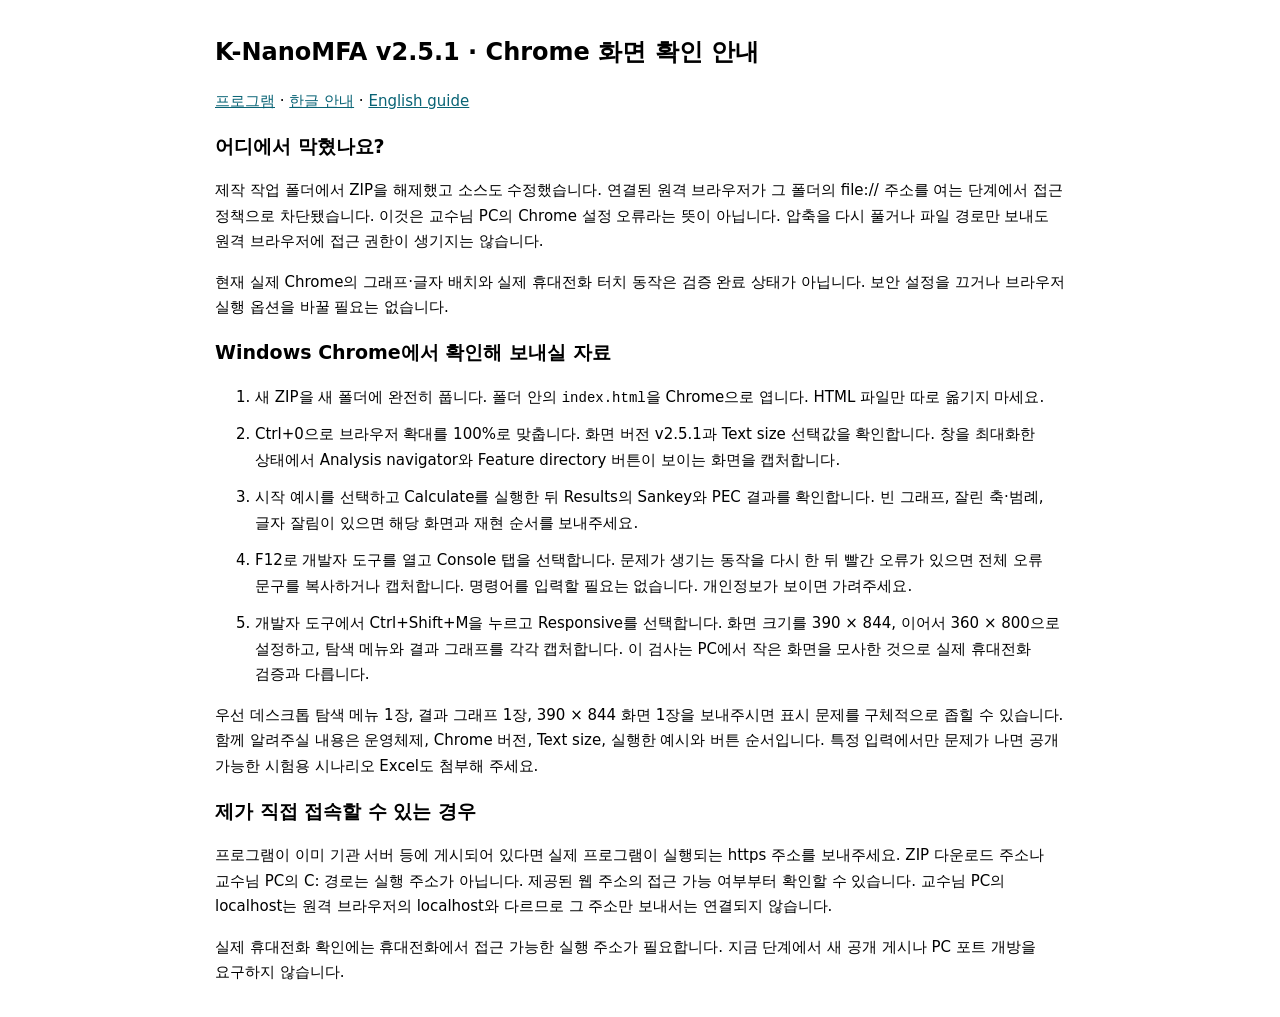
<file: K-NanoMFA-Web-v2.5.1/CHROME_CHECK_KO.html>
<!doctype html><html lang="ko"><meta charset="utf-8"><meta name="viewport" content="width=device-width,initial-scale=1"><title>Chrome 화면 확인 안내</title><style>body{font:15px/1.7 system-ui,sans-serif;max-width:850px;margin:32px auto;padding:0 20px;word-break:keep-all;overflow-wrap:break-word}h1{font-size:24px}h2{font-size:19px}li{margin:12px 0}code{font-size:14px}a{color:#086375}</style><body>
<h1>K-NanoMFA v2.5.1 · Chrome 화면 확인 안내</h1>
<p><a href="index.html">프로그램</a> · <a href="USER_MANUAL_KO.html">한글 안내</a> · <a href="USER_MANUAL_EN.html">English guide</a></p>
<h2>어디에서 막혔나요?</h2>
<p>제작 작업 폴더에서 ZIP을 해제했고 소스도 수정했습니다. 연결된 원격 브라우저가 그 폴더의 file:// 주소를 여는 단계에서 접근 정책으로 차단됐습니다. 이것은 교수님 PC의 Chrome 설정 오류라는 뜻이 아닙니다. 압축을 다시 풀거나 파일 경로만 보내도 원격 브라우저에 접근 권한이 생기지는 않습니다.</p>
<p>현재 실제 Chrome의 그래프·글자 배치와 실제 휴대전화 터치 동작은 검증 완료 상태가 아닙니다. 보안 설정을 끄거나 브라우저 실행 옵션을 바꿀 필요는 없습니다.</p>
<h2>Windows Chrome에서 확인해 보내실 자료</h2>
<ol>
<li>새 ZIP을 새 폴더에 완전히 풉니다. 폴더 안의 <code>index.html</code>을 Chrome으로 엽니다. HTML 파일만 따로 옮기지 마세요.</li>
<li>Ctrl+0으로 브라우저 확대를 100%로 맞춥니다. 화면 버전 v2.5.1과 Text size 선택값을 확인합니다. 창을 최대화한 상태에서 Analysis navigator와 Feature directory 버튼이 보이는 화면을 캡처합니다.</li>
<li>시작 예시를 선택하고 Calculate를 실행한 뒤 Results의 Sankey와 PEC 결과를 확인합니다. 빈 그래프, 잘린 축·범례, 글자 잘림이 있으면 해당 화면과 재현 순서를 보내주세요.</li>
<li>F12로 개발자 도구를 열고 Console 탭을 선택합니다. 문제가 생기는 동작을 다시 한 뒤 빨간 오류가 있으면 전체 오류 문구를 복사하거나 캡처합니다. 명령어를 입력할 필요는 없습니다. 개인정보가 보이면 가려주세요.</li>
<li>개발자 도구에서 Ctrl+Shift+M을 누르고 Responsive를 선택합니다. 화면 크기를 390 × 844, 이어서 360 × 800으로 설정하고, 탐색 메뉴와 결과 그래프를 각각 캡처합니다. 이 검사는 PC에서 작은 화면을 모사한 것으로 실제 휴대전화 검증과 다릅니다.</li>
</ol>
<p>우선 데스크톱 탐색 메뉴 1장, 결과 그래프 1장, 390 × 844 화면 1장을 보내주시면 표시 문제를 구체적으로 좁힐 수 있습니다. 함께 알려주실 내용은 운영체제, Chrome 버전, Text size, 실행한 예시와 버튼 순서입니다. 특정 입력에서만 문제가 나면 공개 가능한 시험용 시나리오 Excel도 첨부해 주세요.</p>
<h2>제가 직접 접속할 수 있는 경우</h2>
<p>프로그램이 이미 기관 서버 등에 게시되어 있다면 실제 프로그램이 실행되는 https 주소를 보내주세요. ZIP 다운로드 주소나 교수님 PC의 C: 경로는 실행 주소가 아닙니다. 제공된 웹 주소의 접근 가능 여부부터 확인할 수 있습니다. 교수님 PC의 localhost는 원격 브라우저의 localhost와 다르므로 그 주소만 보내서는 연결되지 않습니다.</p>
<p>실제 휴대전화 확인에는 휴대전화에서 접근 가능한 실행 주소가 필요합니다. 지금 단계에서 새 공개 게시나 PC 포트 개방을 요구하지 않습니다.</p>
</body></html>
</file>
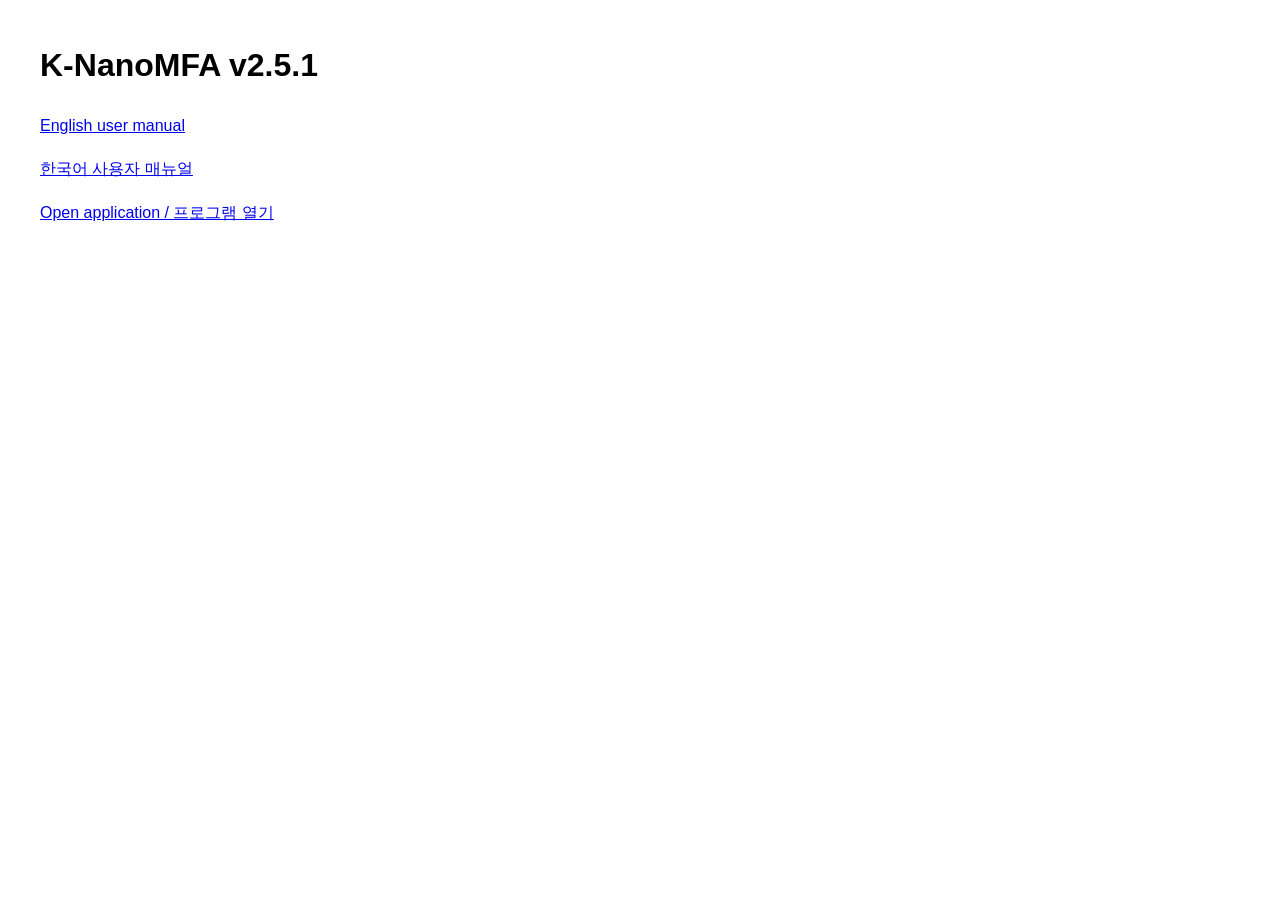
<file: K-NanoMFA-Web-v2.5.1/USER_GUIDE_v2.5.0.html>
<!doctype html><html lang="en"><meta charset="utf-8"><meta name="viewport" content="width=device-width,initial-scale=1"><title>K-NanoMFA manuals</title><style>body{font:16px/1.6 sans-serif;margin:40px}a{display:block;margin:18px 0}</style><h1>K-NanoMFA v2.5.1</h1><a href="USER_MANUAL_EN.html">English user manual</a><a href="USER_MANUAL_KO.html" lang="ko">한국어 사용자 매뉴얼</a><a href="index.html">Open application / 프로그램 열기</a></html>
</file>
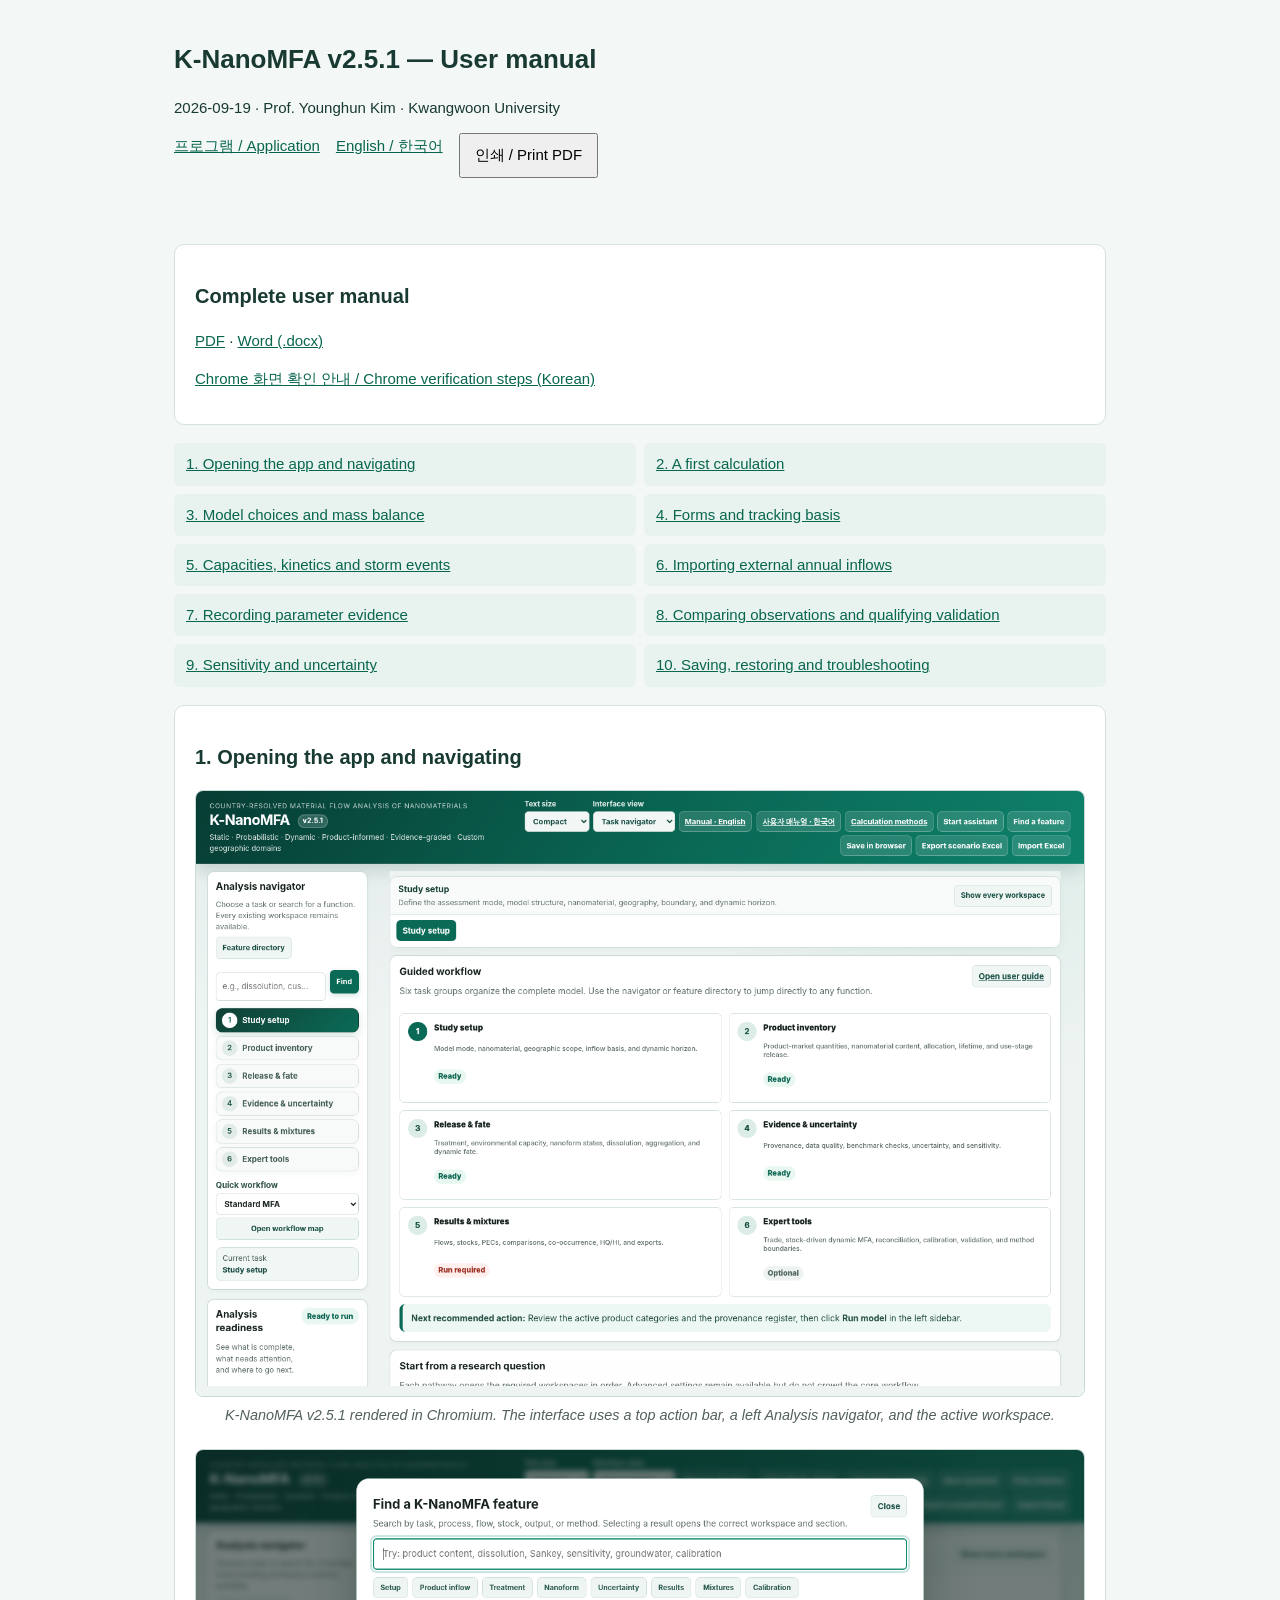
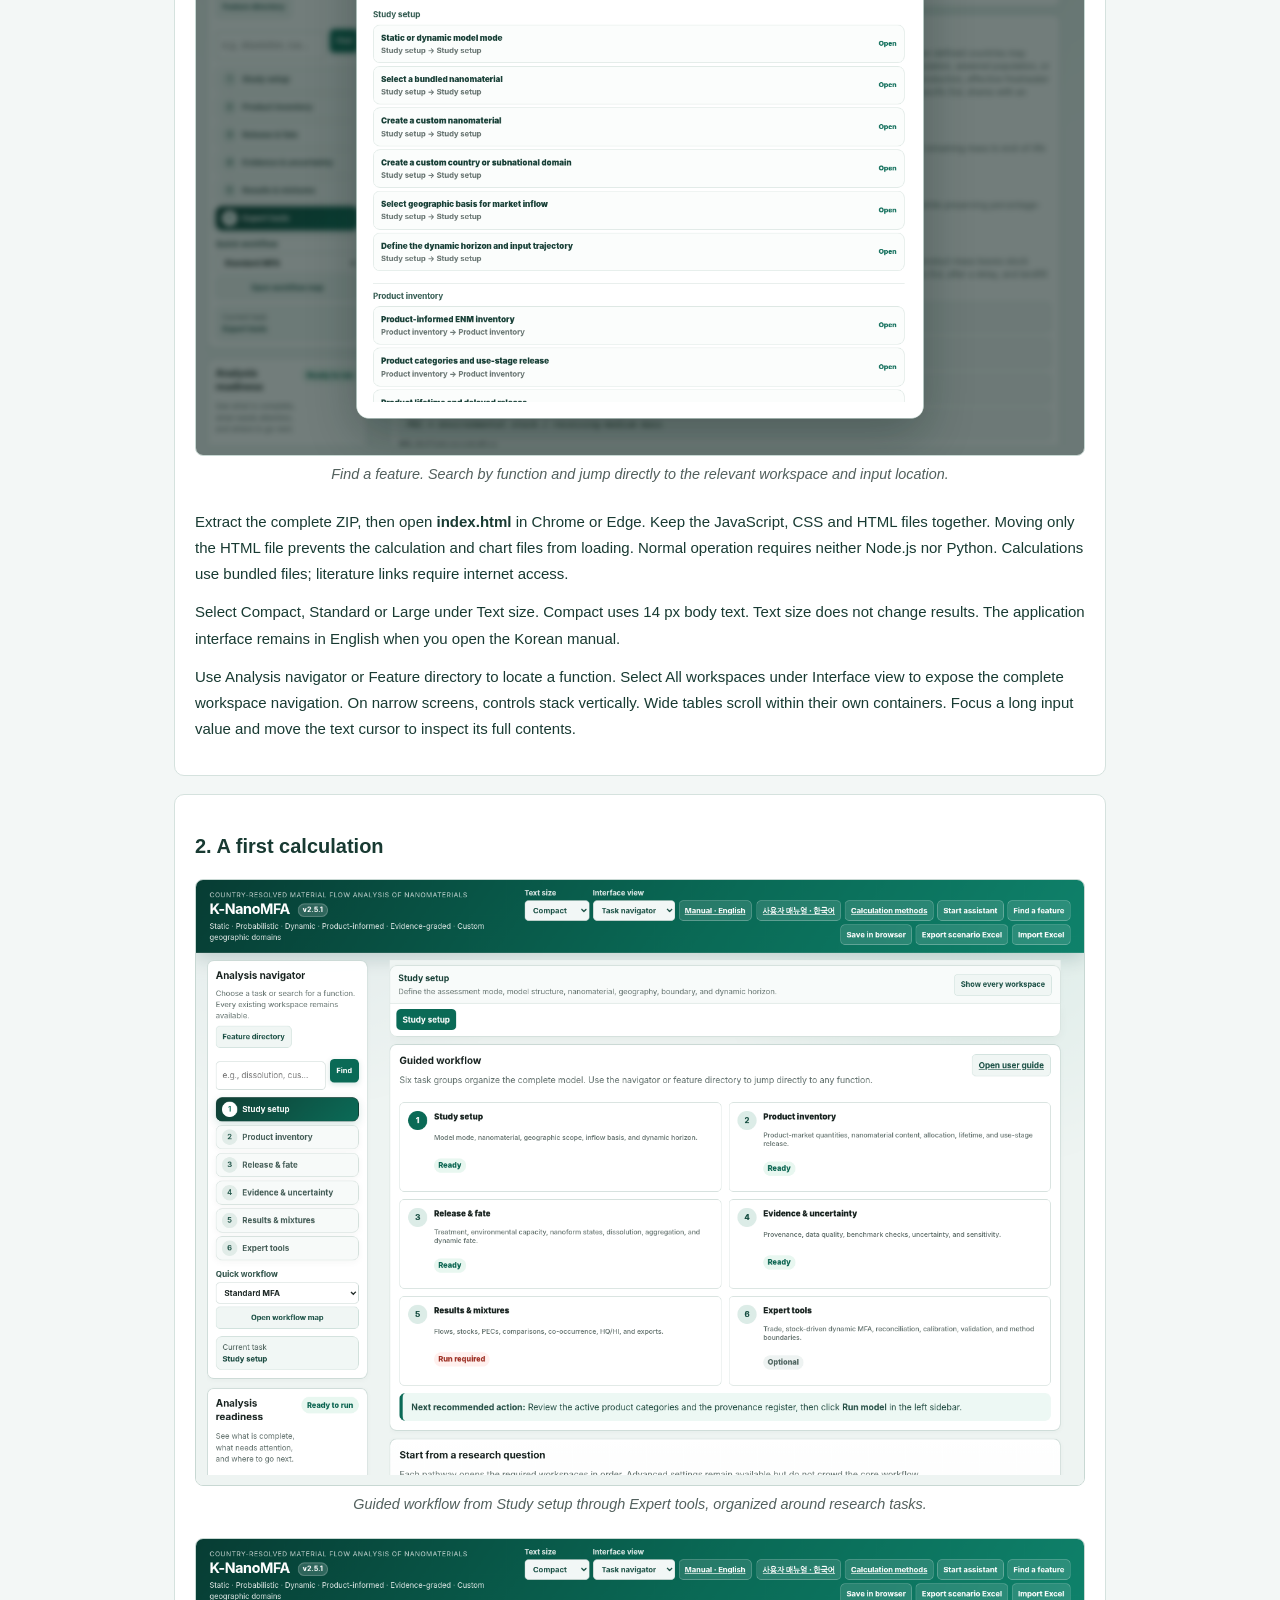
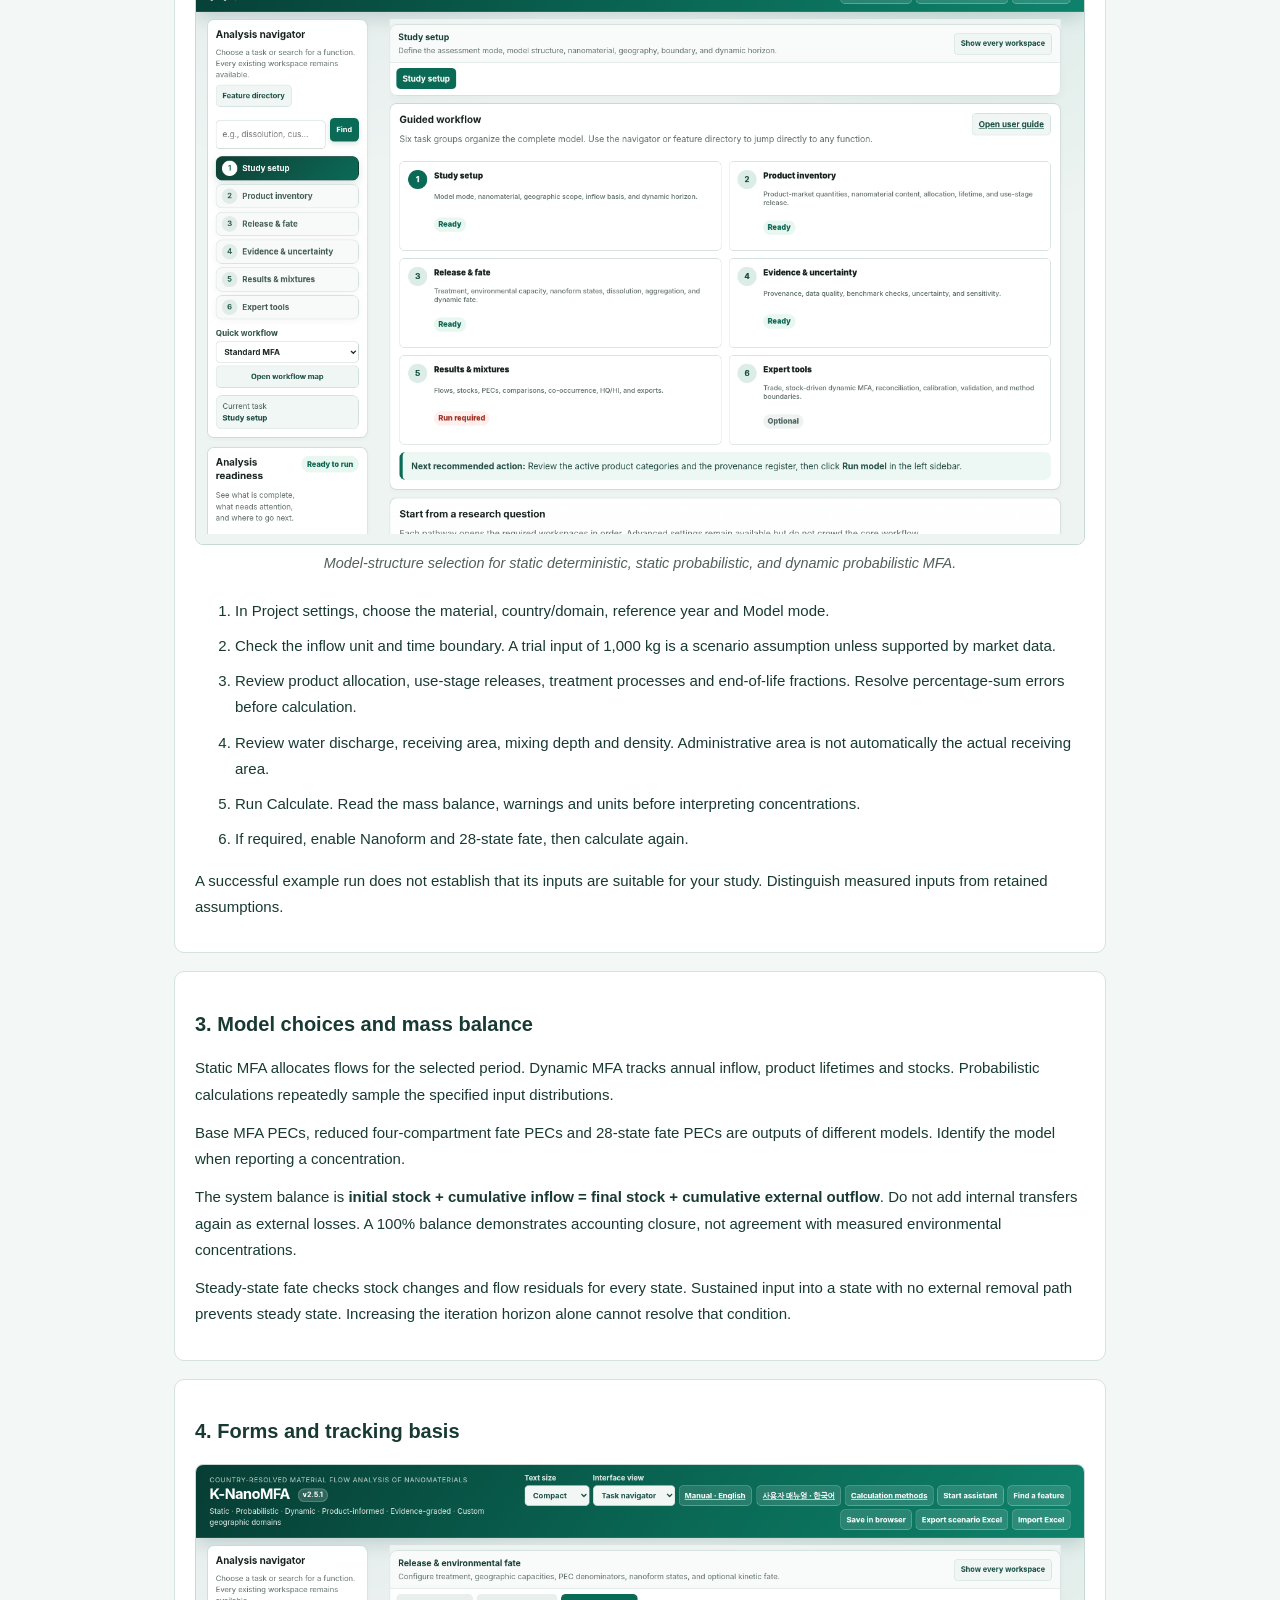
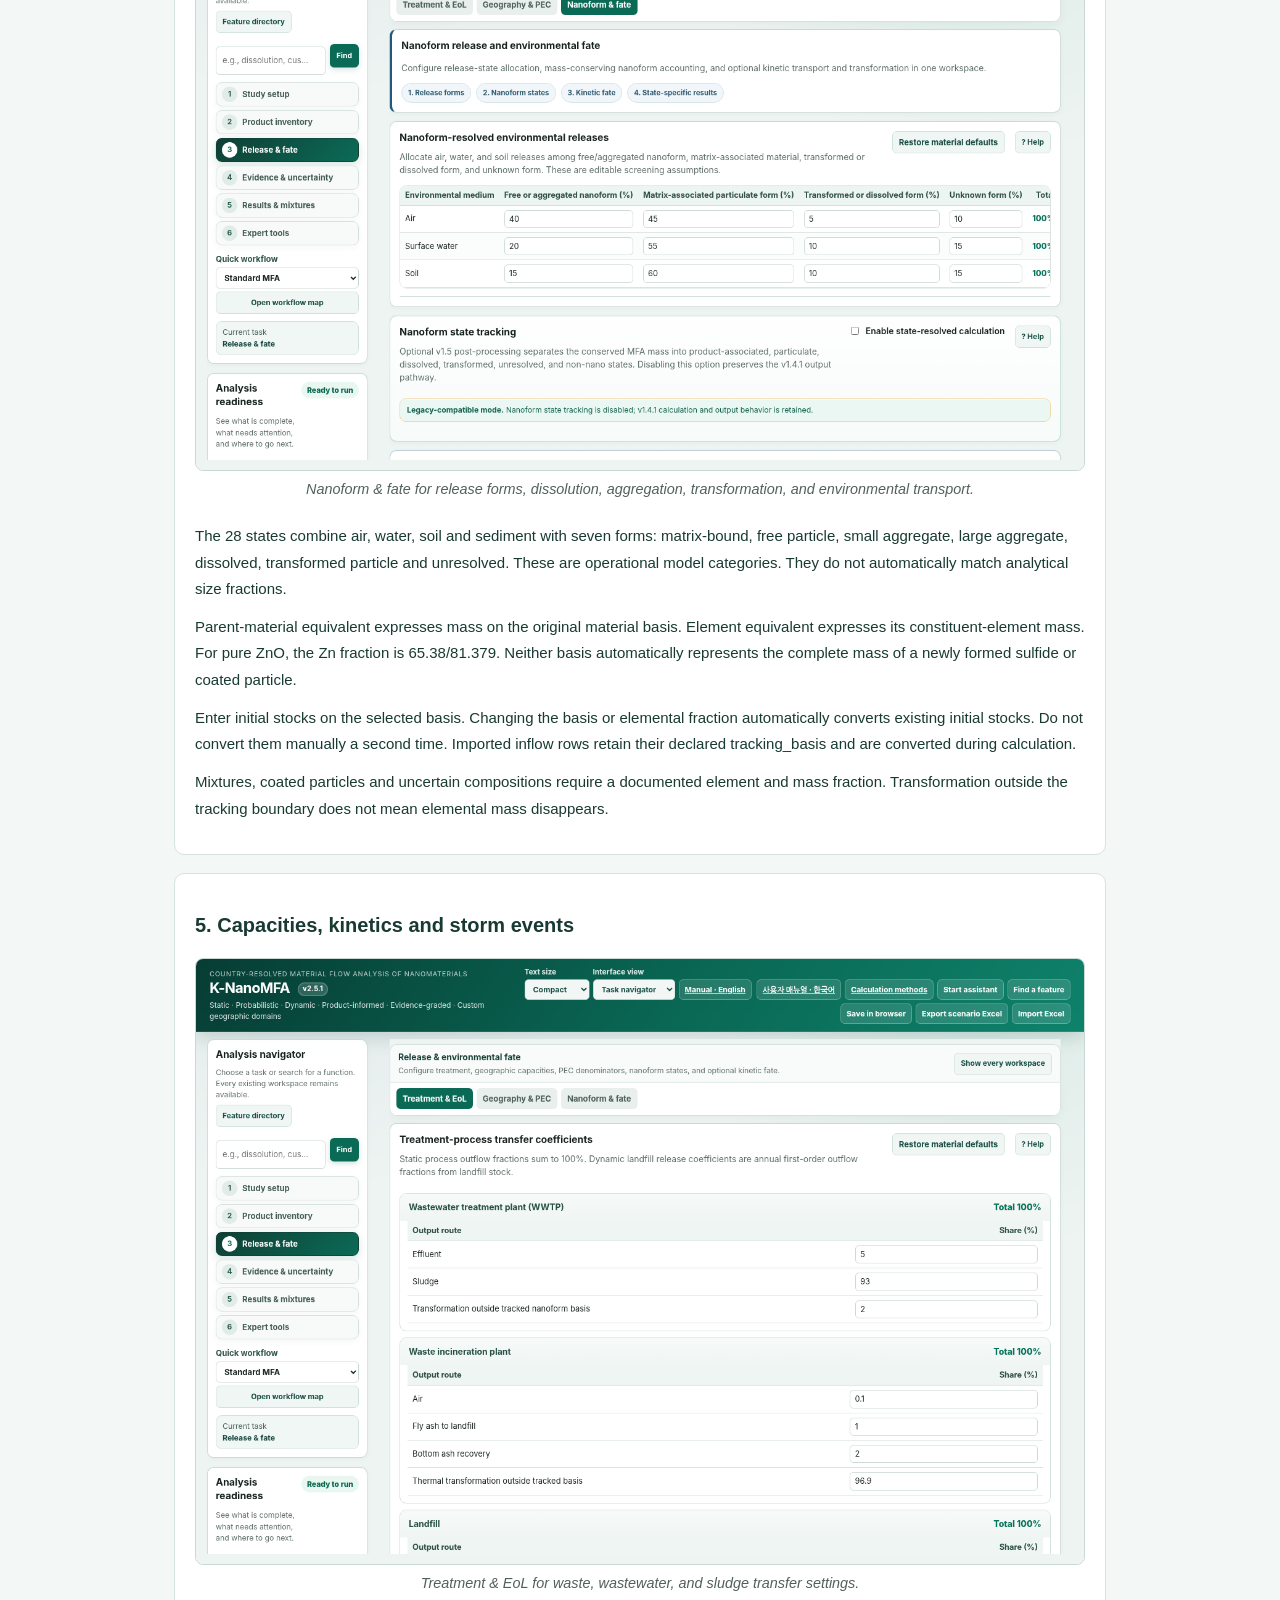
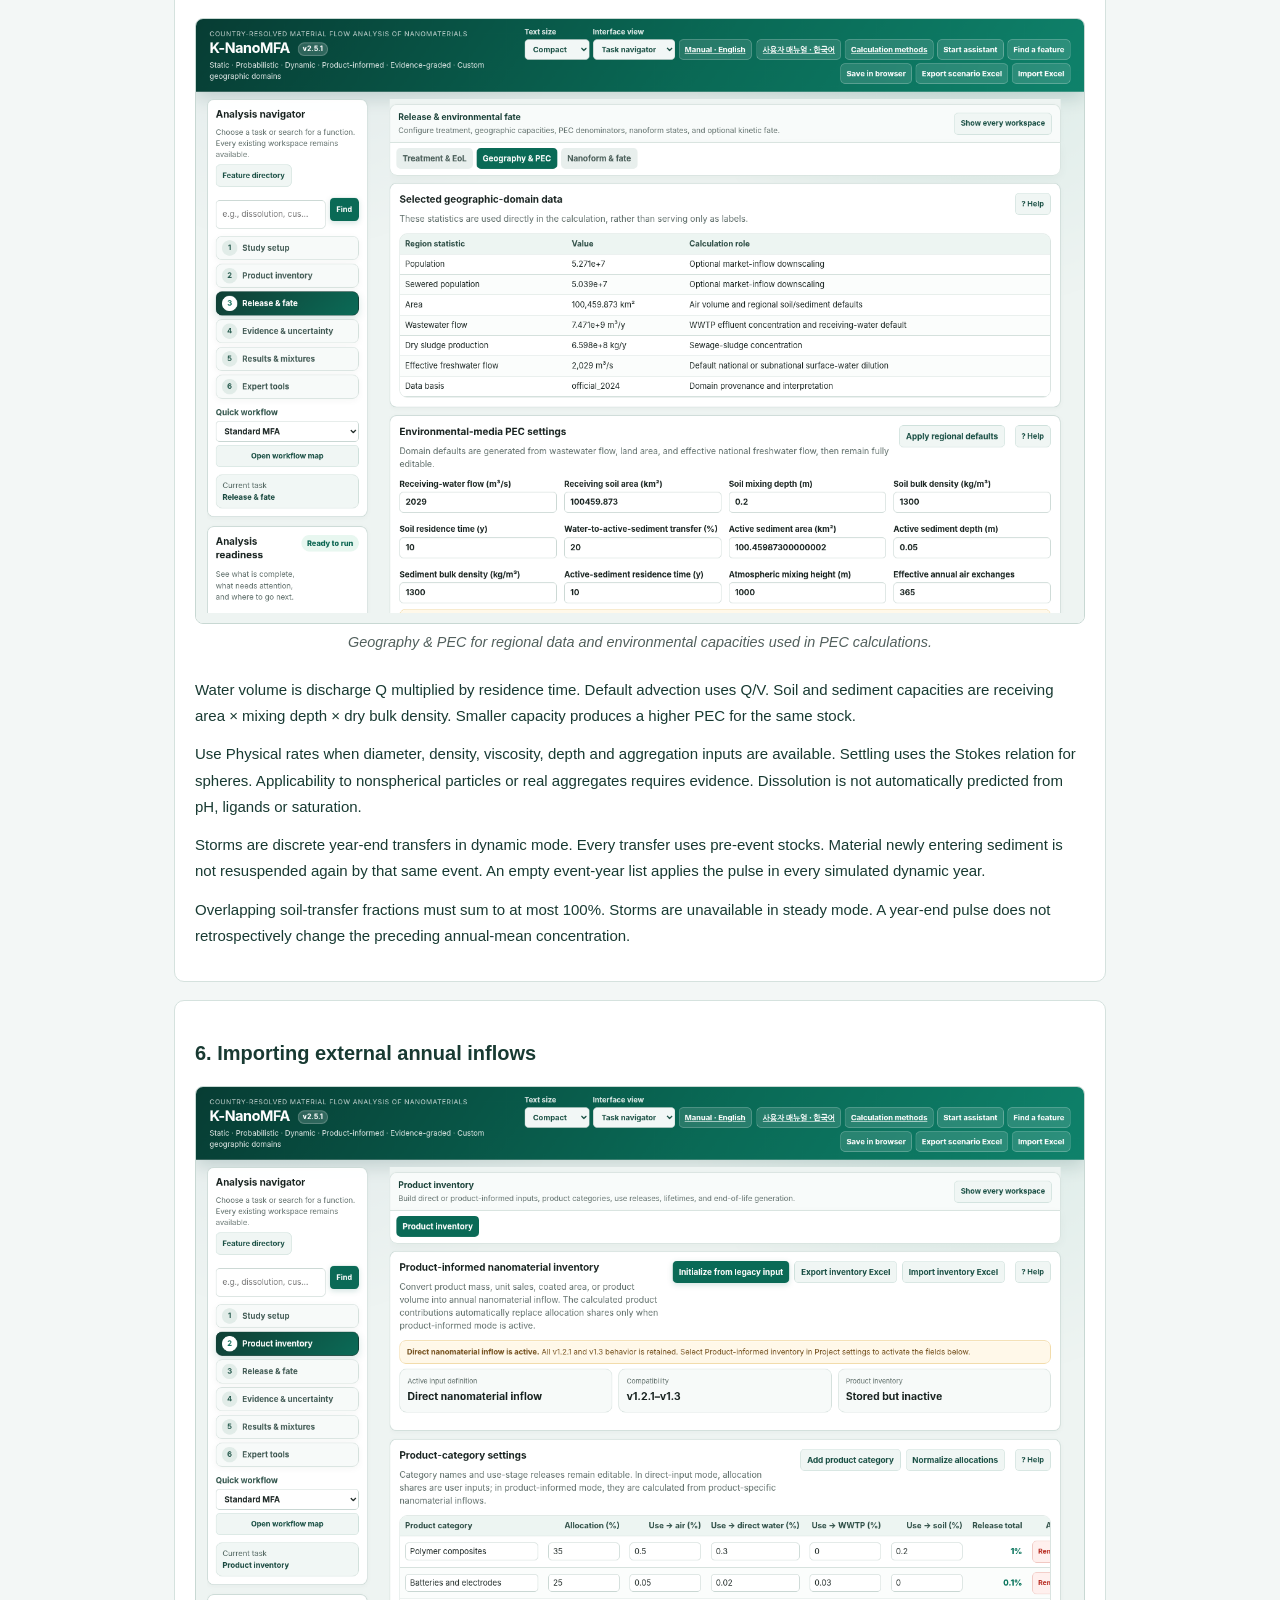
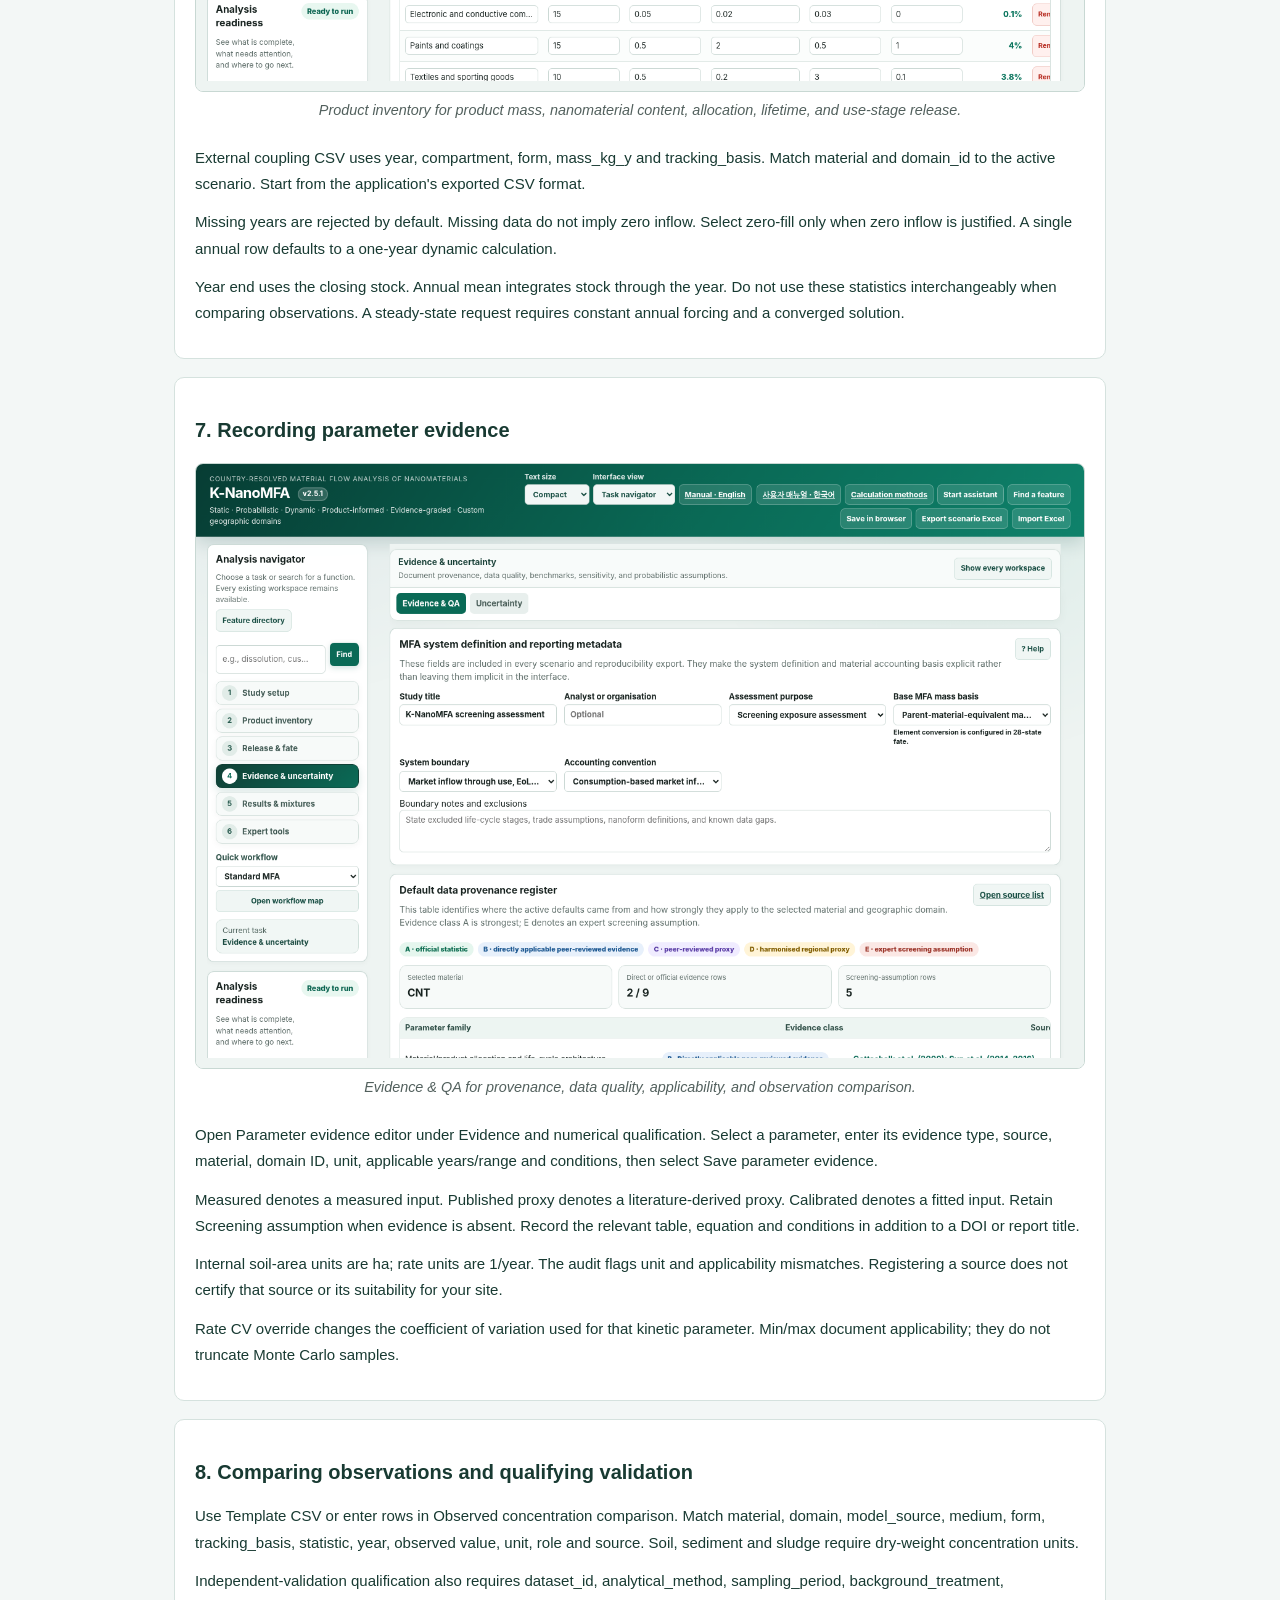
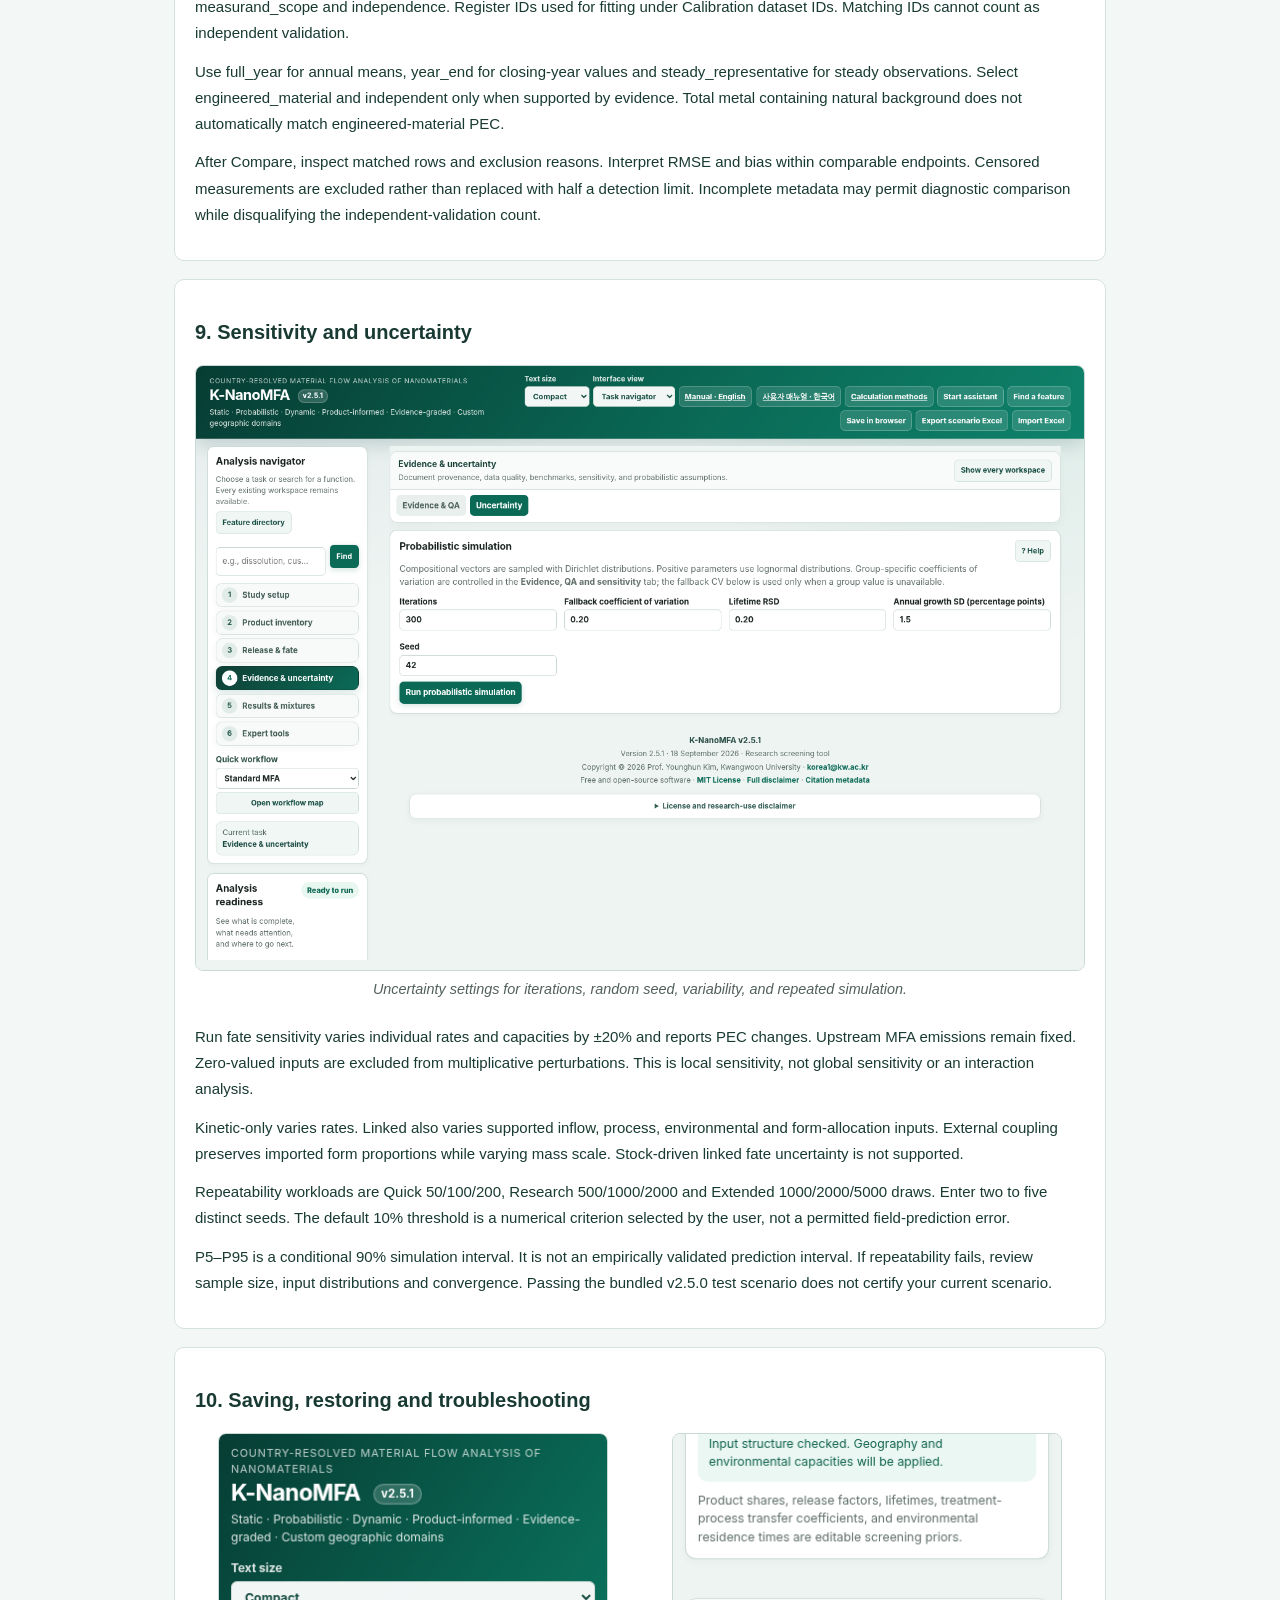
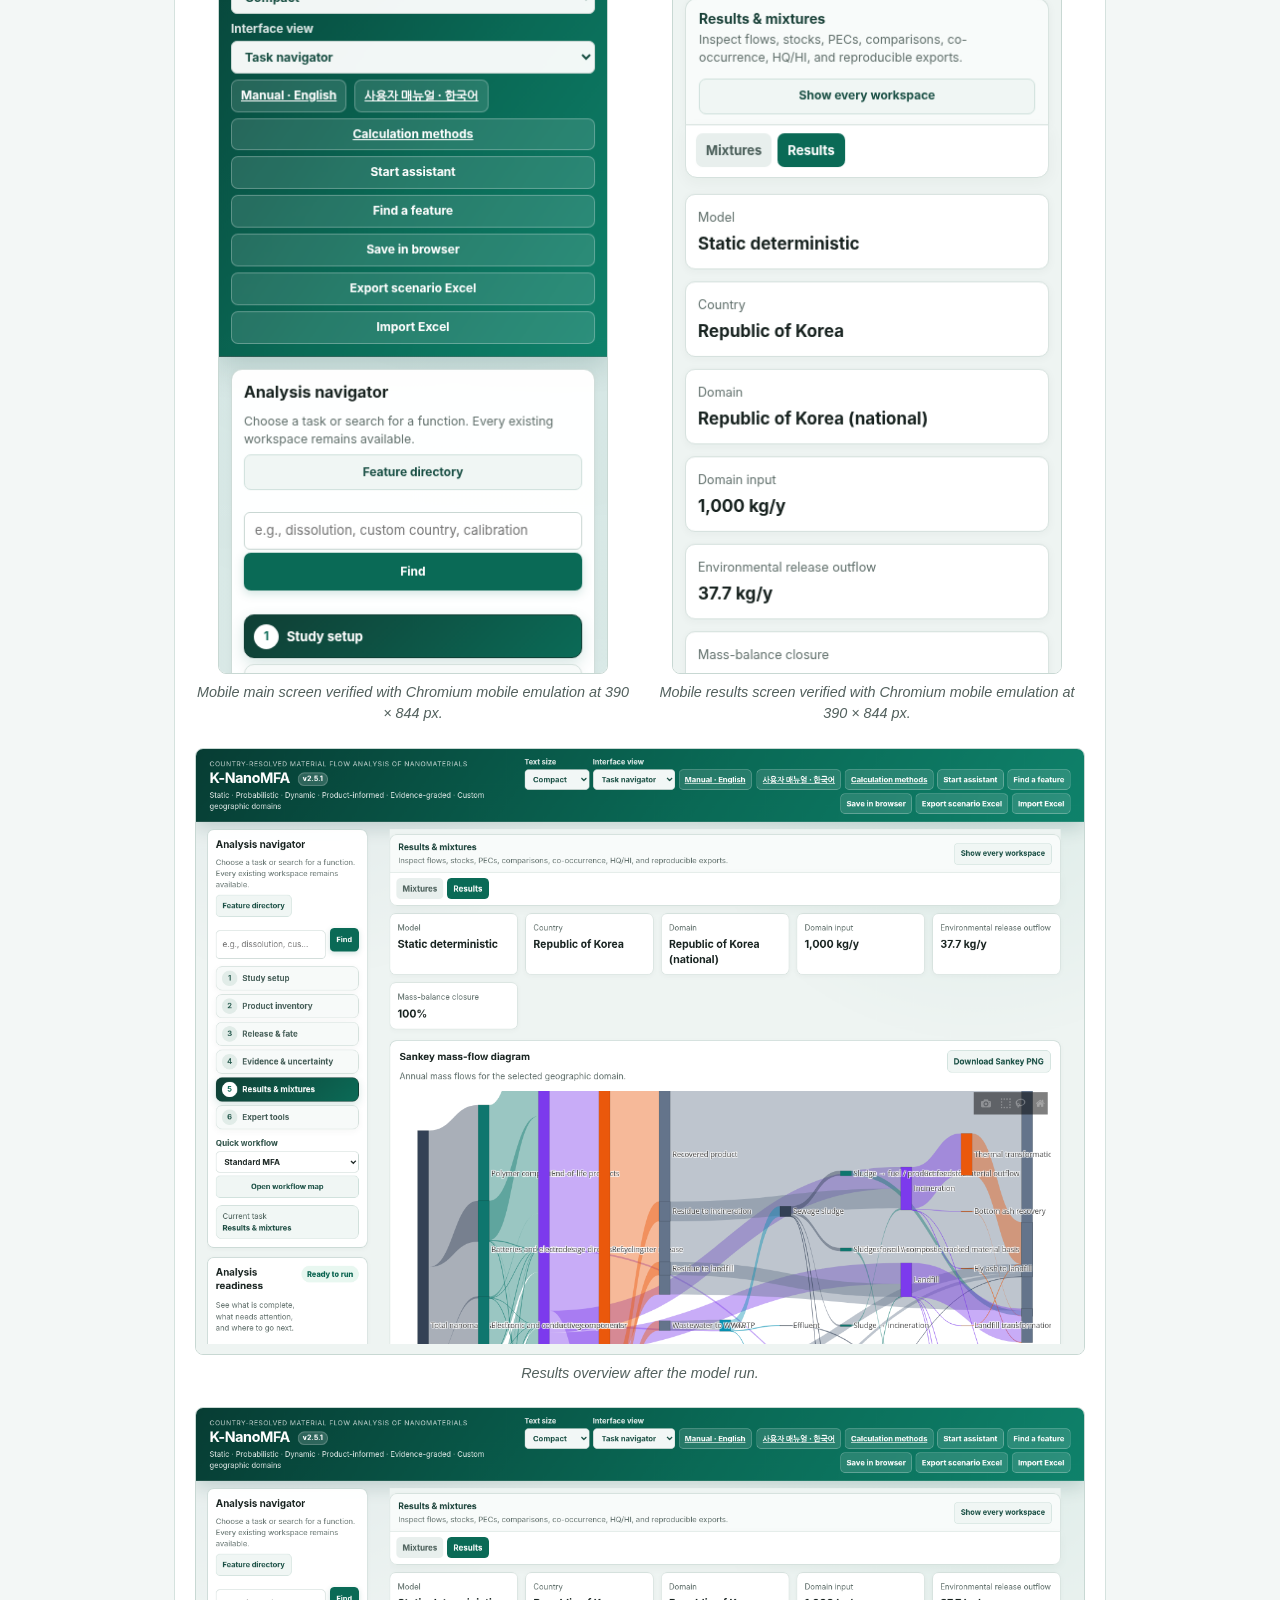
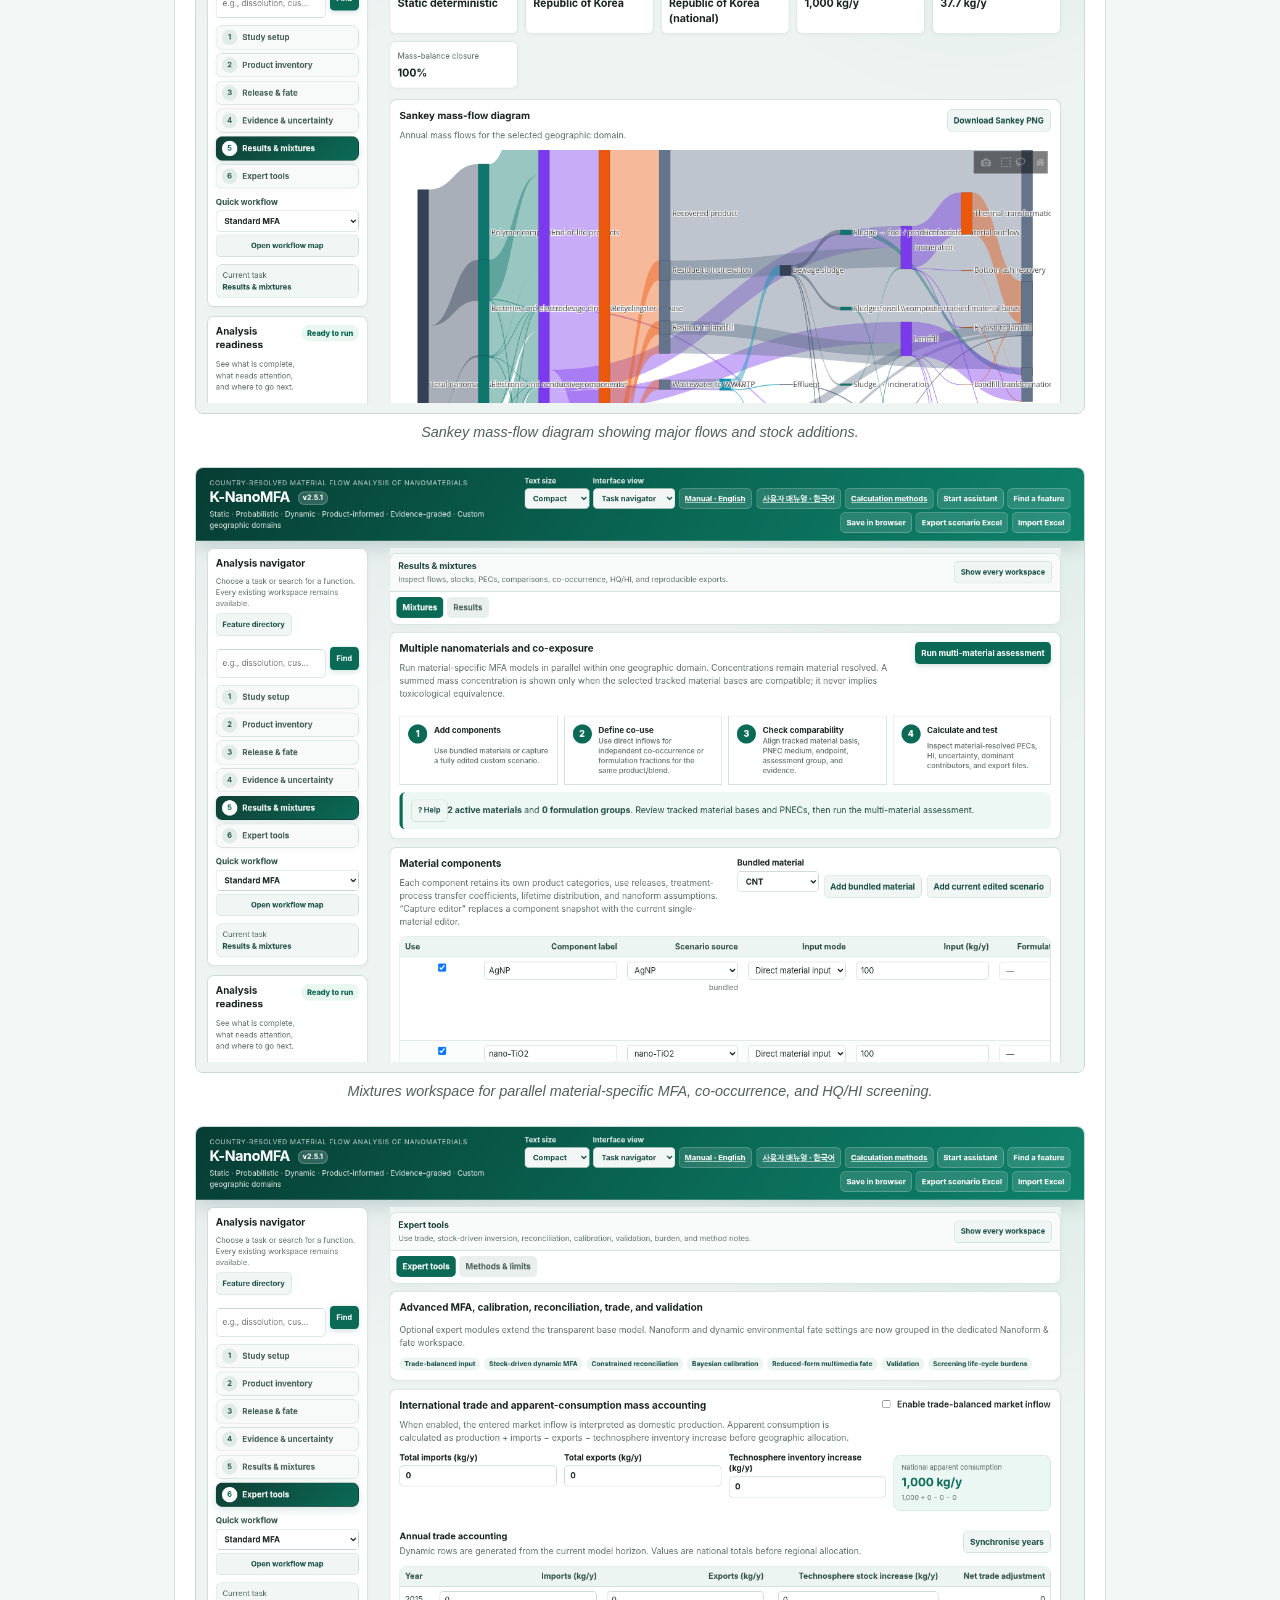
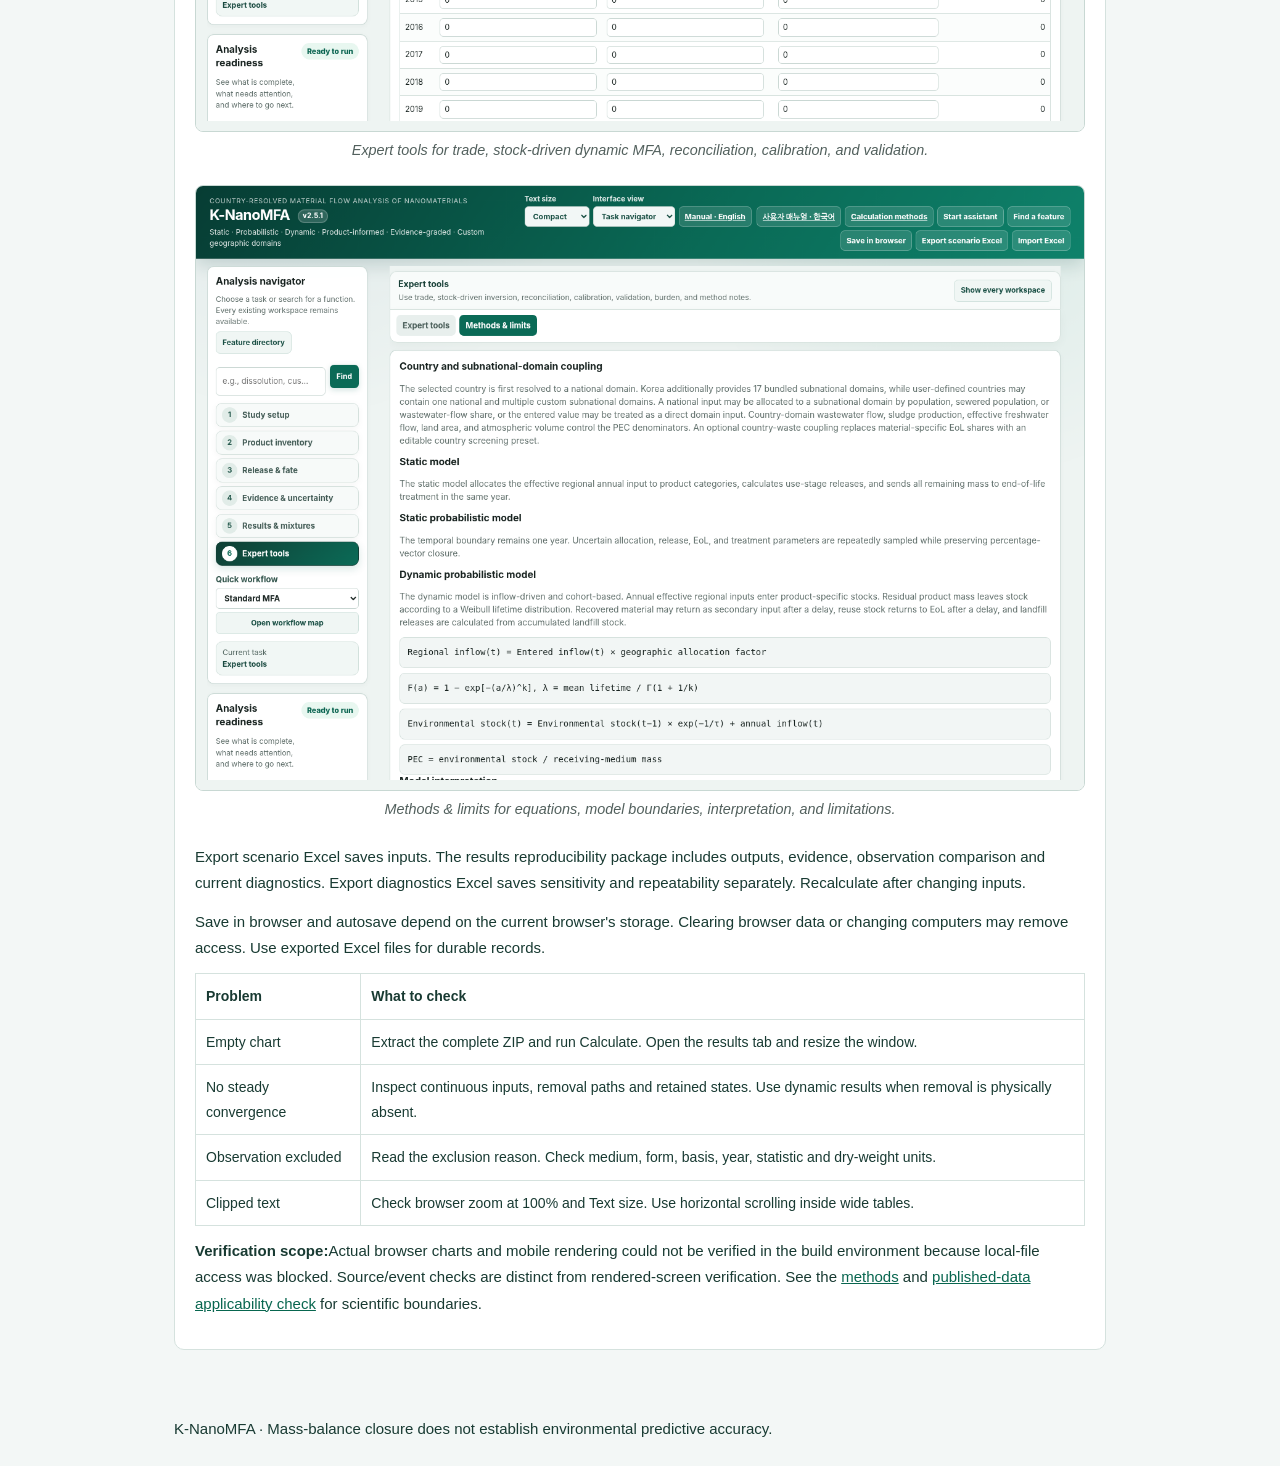
<file: K-NanoMFA-Web-v2.5.1/USER_MANUAL_EN.html>
<!DOCTYPE html>
<html lang="en"><head><meta charset="utf-8"/><meta content="width=device-width,initial-scale=1" name="viewport"/><title>K-NanoMFA v2.5.1 — User manual</title><style>*{box-sizing:border-box}body{margin:0;background:#f3f7f6;color:#183a32;font:15px/1.75 Arial,"Malgun Gothic",sans-serif;word-break:normal;overflow-wrap:normal}header,main,footer{max-width:980px;margin:auto;padding:24px}h1{font-size:26px;line-height:1.4}h2{font-size:20px;line-height:1.5}p{margin:12px 0}section{padding:20px;background:white;border:1px solid #d5e2de;border-radius:10px;margin:18px 0;scroll-margin-top:12px}nav{display:grid;grid-template-columns:repeat(2,minmax(0,1fr));gap:8px}a{color:#08664f}nav a{display:block;background:#e8f2ee;padding:8px 12px;border-radius:6px}table{border-collapse:collapse;width:100%;font-size:14px}td,th{padding:10px;border:1px solid #d5e2de;text-align:left;vertical-align:top}li{margin:9px 0}.actions{display:flex;flex-wrap:wrap;gap:16px}.note{padding:12px;background:#fff4dc;border-left:4px solid #b78430}button{font:inherit;padding:7px 14px;cursor:pointer}@media(max-width:600px){header,main,footer{padding:14px}nav{grid-template-columns:1fr}section{padding:14px}h1{font-size:23px}}@media print{body{background:white;font-size:10pt}header,main,footer{padding:0}section{break-inside:auto;border:0;padding:0}h2{break-after:avoid}nav,.actions{display:none}a{color:inherit;text-decoration:none}}</style>
<style id="manual-screenshot-style">
.manual-shot{margin:18px 0 24px;text-align:center;page-break-inside:avoid}
.manual-shot img{display:block;width:100%;max-width:1120px;height:auto;margin:0 auto;border:1px solid #c8d8d3;border-radius:8px;background:#fff}
.manual-shot figcaption{margin:8px auto 0;max-width:1040px;font-size:.9rem;line-height:1.45;color:#52605d;font-style:italic}
.manual-mobile-pair{display:grid;grid-template-columns:1fr 1fr;gap:18px;align-items:start;margin:18px 0 24px}
.manual-mobile-pair .manual-shot{margin:0}.manual-mobile-pair .manual-shot img{max-width:390px}
@media (max-width:760px){.manual-mobile-pair{grid-template-columns:1fr}.manual-shot figcaption{font-size:.82rem}}
@media print{.manual-shot img{max-height:7.4in;object-fit:contain}.manual-mobile-pair{grid-template-columns:1fr 1fr}}
</style>
</head><body><header><h1>K-NanoMFA v2.5.1 — User manual</h1><p>2026-09-19 · Prof. Younghun Kim · Kwangwoon University</p><div class="actions"><a href="index.html">프로그램 / Application</a><a href="USER_MANUAL_KO.html">English / 한국어</a><button onclick="window.print()">인쇄 / Print PDF</button></div></header><main><section id="full-manual"><h2>Complete user manual</h2><p><a href="K-NanoMFA_User_Manual_v2.5.1_EN.pdf">PDF</a> · <a href="K-NanoMFA_User_Manual_v2.5.1_EN.docx">Word (.docx)</a></p><p><a href="CHROME_CHECK_KO.html">Chrome 화면 확인 안내 / Chrome verification steps (Korean)</a></p></section><nav aria-label="Contents"><a href="#start">1. Opening the app and navigating</a><a href="#setup">2. A first calculation</a><a href="#models">3. Model choices and mass balance</a><a href="#forms">4. Forms and tracking basis</a><a href="#fate">5. Capacities, kinetics and storm events</a><a href="#coupling">6. Importing external annual inflows</a><a href="#evidence">7. Recording parameter evidence</a><a href="#observations">8. Comparing observations and qualifying validation</a><a href="#uncertainty">9. Sensitivity and uncertainty</a><a href="#save">10. Saving, restoring and troubleshooting</a></nav><section id="start"><h2>1. Opening the app and navigating</h2><figure class="manual-shot"><img alt="K-NanoMFA v2.5.1 rendered in Chromium. The interface uses a top action bar, a left Analysis navigator, and the active workspace." loading="lazy" src="manual_images/01_overview_top.png"/><figcaption>K-NanoMFA v2.5.1 rendered in Chromium. The interface uses a top action bar, a left Analysis navigator, and the active workspace.</figcaption></figure><figure class="manual-shot"><img alt="Find a feature. Search by function and jump directly to the relevant workspace and input location." loading="lazy" src="manual_images/15_feature_directory.png"/><figcaption>Find a feature. Search by function and jump directly to the relevant workspace and input location.</figcaption></figure><p>Extract the complete ZIP, then open <b>index.html</b> in Chrome or Edge. Keep the JavaScript, CSS and HTML files together. Moving only the HTML file prevents the calculation and chart files from loading. Normal operation requires neither Node.js nor Python. Calculations use bundled files; literature links require internet access.</p><p>Select Compact, Standard or Large under Text size. Compact uses 14 px body text. Text size does not change results. The application interface remains in English when you open the Korean manual.</p><p>Use Analysis navigator or Feature directory to locate a function. Select All workspaces under Interface view to expose the complete workspace navigation. On narrow screens, controls stack vertically. Wide tables scroll within their own containers. Focus a long input value and move the text cursor to inspect its full contents.</p></section><section id="setup"><h2>2. A first calculation</h2><figure class="manual-shot"><img alt="Guided workflow from Study setup through Expert tools, organized around research tasks." loading="lazy" src="manual_images/02_research_question_routes.png"/><figcaption>Guided workflow from Study setup through Expert tools, organized around research tasks.</figcaption></figure><figure class="manual-shot"><img alt="Model-structure selection for static deterministic, static probabilistic, and dynamic probabilistic MFA." loading="lazy" src="manual_images/03_model_choice.png"/><figcaption>Model-structure selection for static deterministic, static probabilistic, and dynamic probabilistic MFA.</figcaption></figure><ol><li>In Project settings, choose the material, country/domain, reference year and Model mode.</li><li>Check the inflow unit and time boundary. A trial input of 1,000 kg is a scenario assumption unless supported by market data.</li><li>Review product allocation, use-stage releases, treatment processes and end-of-life fractions. Resolve percentage-sum errors before calculation.</li><li>Review water discharge, receiving area, mixing depth and density. Administrative area is not automatically the actual receiving area.</li><li>Run Calculate. Read the mass balance, warnings and units before interpreting concentrations.</li><li>If required, enable Nanoform and 28-state fate, then calculate again.</li></ol><p>A successful example run does not establish that its inputs are suitable for your study. Distinguish measured inputs from retained assumptions.</p></section><section id="models"><h2>3. Model choices and mass balance</h2><p>Static MFA allocates flows for the selected period. Dynamic MFA tracks annual inflow, product lifetimes and stocks. Probabilistic calculations repeatedly sample the specified input distributions.</p><p>Base MFA PECs, reduced four-compartment fate PECs and 28-state fate PECs are outputs of different models. Identify the model when reporting a concentration.</p><p>The system balance is <b>initial stock + cumulative inflow = final stock + cumulative external outflow</b>. Do not add internal transfers again as external losses. A 100% balance demonstrates accounting closure, not agreement with measured environmental concentrations.</p><p>Steady-state fate checks stock changes and flow residuals for every state. Sustained input into a state with no external removal path prevents steady state. Increasing the iteration horizon alone cannot resolve that condition.</p></section><section id="forms"><h2>4. Forms and tracking basis</h2><figure class="manual-shot"><img alt="Nanoform &amp; fate for release forms, dissolution, aggregation, transformation, and environmental transport." loading="lazy" src="manual_images/07_nanoform_fate.png"/><figcaption>Nanoform &amp; fate for release forms, dissolution, aggregation, transformation, and environmental transport.</figcaption></figure><p>The 28 states combine air, water, soil and sediment with seven forms: matrix-bound, free particle, small aggregate, large aggregate, dissolved, transformed particle and unresolved. These are operational model categories. They do not automatically match analytical size fractions.</p><p>Parent-material equivalent expresses mass on the original material basis. Element equivalent expresses its constituent-element mass. For pure ZnO, the Zn fraction is 65.38/81.379. Neither basis automatically represents the complete mass of a newly formed sulfide or coated particle.</p><p>Enter initial stocks on the selected basis. Changing the basis or elemental fraction automatically converts existing initial stocks. Do not convert them manually a second time. Imported inflow rows retain their declared tracking_basis and are converted during calculation.</p><p>Mixtures, coated particles and uncertain compositions require a documented element and mass fraction. Transformation outside the tracking boundary does not mean elemental mass disappears.</p></section><section id="fate"><h2>5. Capacities, kinetics and storm events</h2><figure class="manual-shot"><img alt="Treatment &amp; EoL for waste, wastewater, and sludge transfer settings." loading="lazy" src="manual_images/05_treatment_eol.png"/><figcaption>Treatment &amp; EoL for waste, wastewater, and sludge transfer settings.</figcaption></figure><figure class="manual-shot"><img alt="Geography &amp; PEC for regional data and environmental capacities used in PEC calculations." loading="lazy" src="manual_images/06_geography_pec.png"/><figcaption>Geography &amp; PEC for regional data and environmental capacities used in PEC calculations.</figcaption></figure><p>Water volume is discharge Q multiplied by residence time. Default advection uses Q/V. Soil and sediment capacities are receiving area × mixing depth × dry bulk density. Smaller capacity produces a higher PEC for the same stock.</p><p>Use Physical rates when diameter, density, viscosity, depth and aggregation inputs are available. Settling uses the Stokes relation for spheres. Applicability to nonspherical particles or real aggregates requires evidence. Dissolution is not automatically predicted from pH, ligands or saturation.</p><p>Storms are discrete year-end transfers in dynamic mode. Every transfer uses pre-event stocks. Material newly entering sediment is not resuspended again by that same event. An empty event-year list applies the pulse in every simulated dynamic year.</p><p>Overlapping soil-transfer fractions must sum to at most 100%. Storms are unavailable in steady mode. A year-end pulse does not retrospectively change the preceding annual-mean concentration.</p></section><section id="coupling"><h2>6. Importing external annual inflows</h2><figure class="manual-shot"><img alt="Product inventory for product mass, nanomaterial content, allocation, lifetime, and use-stage release." loading="lazy" src="manual_images/04_product_inventory.png"/><figcaption>Product inventory for product mass, nanomaterial content, allocation, lifetime, and use-stage release.</figcaption></figure><p>External coupling CSV uses year, compartment, form, mass_kg_y and tracking_basis. Match material and domain_id to the active scenario. Start from the application's exported CSV format.</p><p>Missing years are rejected by default. Missing data do not imply zero inflow. Select zero-fill only when zero inflow is justified. A single annual row defaults to a one-year dynamic calculation.</p><p>Year end uses the closing stock. Annual mean integrates stock through the year. Do not use these statistics interchangeably when comparing observations. A steady-state request requires constant annual forcing and a converged solution.</p></section><section id="evidence"><h2>7. Recording parameter evidence</h2><figure class="manual-shot"><img alt="Evidence &amp; QA for provenance, data quality, applicability, and observation comparison." loading="lazy" src="manual_images/08_evidence_qa.png"/><figcaption>Evidence &amp; QA for provenance, data quality, applicability, and observation comparison.</figcaption></figure><p>Open Parameter evidence editor under Evidence and numerical qualification. Select a parameter, enter its evidence type, source, material, domain ID, unit, applicable years/range and conditions, then select Save parameter evidence.</p><p>Measured denotes a measured input. Published proxy denotes a literature-derived proxy. Calibrated denotes a fitted input. Retain Screening assumption when evidence is absent. Record the relevant table, equation and conditions in addition to a DOI or report title.</p><p>Internal soil-area units are ha; rate units are 1/year. The audit flags unit and applicability mismatches. Registering a source does not certify that source or its suitability for your site.</p><p>Rate CV override changes the coefficient of variation used for that kinetic parameter. Min/max document applicability; they do not truncate Monte Carlo samples.</p></section><section id="observations"><h2>8. Comparing observations and qualifying validation</h2><p>Use Template CSV or enter rows in Observed concentration comparison. Match material, domain, model_source, medium, form, tracking_basis, statistic, year, observed value, unit, role and source. Soil, sediment and sludge require dry-weight concentration units.</p><p>Independent-validation qualification also requires dataset_id, analytical_method, sampling_period, background_treatment, measurand_scope and independence. Register IDs used for fitting under Calibration dataset IDs. Matching IDs cannot count as independent validation.</p><p>Use full_year for annual means, year_end for closing-year values and steady_representative for steady observations. Select engineered_material and independent only when supported by evidence. Total metal containing natural background does not automatically match engineered-material PEC.</p><p>After Compare, inspect matched rows and exclusion reasons. Interpret RMSE and bias within comparable endpoints. Censored measurements are excluded rather than replaced with half a detection limit. Incomplete metadata may permit diagnostic comparison while disqualifying the independent-validation count.</p></section><section id="uncertainty"><h2>9. Sensitivity and uncertainty</h2><figure class="manual-shot"><img alt="Uncertainty settings for iterations, random seed, variability, and repeated simulation." loading="lazy" src="manual_images/09_uncertainty.png"/><figcaption>Uncertainty settings for iterations, random seed, variability, and repeated simulation.</figcaption></figure><p>Run fate sensitivity varies individual rates and capacities by ±20% and reports PEC changes. Upstream MFA emissions remain fixed. Zero-valued inputs are excluded from multiplicative perturbations. This is local sensitivity, not global sensitivity or an interaction analysis.</p><p>Kinetic-only varies rates. Linked also varies supported inflow, process, environmental and form-allocation inputs. External coupling preserves imported form proportions while varying mass scale. Stock-driven linked fate uncertainty is not supported.</p><p>Repeatability workloads are Quick 50/100/200, Research 500/1000/2000 and Extended 1000/2000/5000 draws. Enter two to five distinct seeds. The default 10% threshold is a numerical criterion selected by the user, not a permitted field-prediction error.</p><p>P5–P95 is a conditional 90% simulation interval. It is not an empirically validated prediction interval. If repeatability fails, review sample size, input distributions and convergence. Passing the bundled v2.5.0 test scenario does not certify your current scenario.</p></section><section id="save"><h2>10. Saving, restoring and troubleshooting</h2><div class="manual-mobile-pair"><figure class="manual-shot"><img alt="Mobile main screen verified with Chromium mobile emulation at 390 × 844 px." loading="lazy" src="manual_images/16_mobile_overview.png"/><figcaption>Mobile main screen verified with Chromium mobile emulation at 390 × 844 px.</figcaption></figure><figure class="manual-shot"><img alt="Mobile results screen verified with Chromium mobile emulation at 390 × 844 px." loading="lazy" src="manual_images/17_mobile_results.png"/><figcaption>Mobile results screen verified with Chromium mobile emulation at 390 × 844 px.</figcaption></figure></div><figure class="manual-shot"><img alt="Results overview after the model run." loading="lazy" src="manual_images/10_results_overview.png"/><figcaption>Results overview after the model run.</figcaption></figure><figure class="manual-shot"><img alt="Sankey mass-flow diagram showing major flows and stock additions." loading="lazy" src="manual_images/11_sankey_mass_flow.png"/><figcaption>Sankey mass-flow diagram showing major flows and stock additions.</figcaption></figure><figure class="manual-shot"><img alt="Mixtures workspace for parallel material-specific MFA, co-occurrence, and HQ/HI screening." loading="lazy" src="manual_images/18_mixtures.png"/><figcaption>Mixtures workspace for parallel material-specific MFA, co-occurrence, and HQ/HI screening.</figcaption></figure><figure class="manual-shot"><img alt="Expert tools for trade, stock-driven dynamic MFA, reconciliation, calibration, and validation." loading="lazy" src="manual_images/13_expert_tools.png"/><figcaption>Expert tools for trade, stock-driven dynamic MFA, reconciliation, calibration, and validation.</figcaption></figure><figure class="manual-shot"><img alt="Methods &amp; limits for equations, model boundaries, interpretation, and limitations." loading="lazy" src="manual_images/14_methods_limits.png"/><figcaption>Methods &amp; limits for equations, model boundaries, interpretation, and limitations.</figcaption></figure><p>Export scenario Excel saves inputs. The results reproducibility package includes outputs, evidence, observation comparison and current diagnostics. Export diagnostics Excel saves sensitivity and repeatability separately. Recalculate after changing inputs.</p><p>Save in browser and autosave depend on the current browser's storage. Clearing browser data or changing computers may remove access. Use exported Excel files for durable records.</p><table><tr><th>Problem</th><th>What to check</th></tr><tr><td>Empty chart</td><td>Extract the complete ZIP and run Calculate. Open the results tab and resize the window.</td></tr><tr><td>No steady convergence</td><td>Inspect continuous inputs, removal paths and retained states. Use dynamic results when removal is physically absent.</td></tr><tr><td>Observation excluded</td><td>Read the exclusion reason. Check medium, form, basis, year, statistic and dry-weight units.</td></tr><tr><td>Clipped text</td><td>Check browser zoom at 100% and Text size. Use horizontal scrolling inside wide tables.</td></tr></table><p><b>Verification scope:</b>Actual browser charts and mobile rendering could not be verified in the build environment because local-file access was blocked. Source/event checks are distinct from rendered-screen verification. See the <a href="SCIENTIFIC_METHODS_v2.5.0.md">methods</a> and <a href="EMPIRICAL_CHECK_v2.5.0.md">published-data applicability check</a> for scientific boundaries.</p></section></main><footer>K-NanoMFA · Mass-balance closure does not establish environmental predictive accuracy.</footer></body></html>
</file>
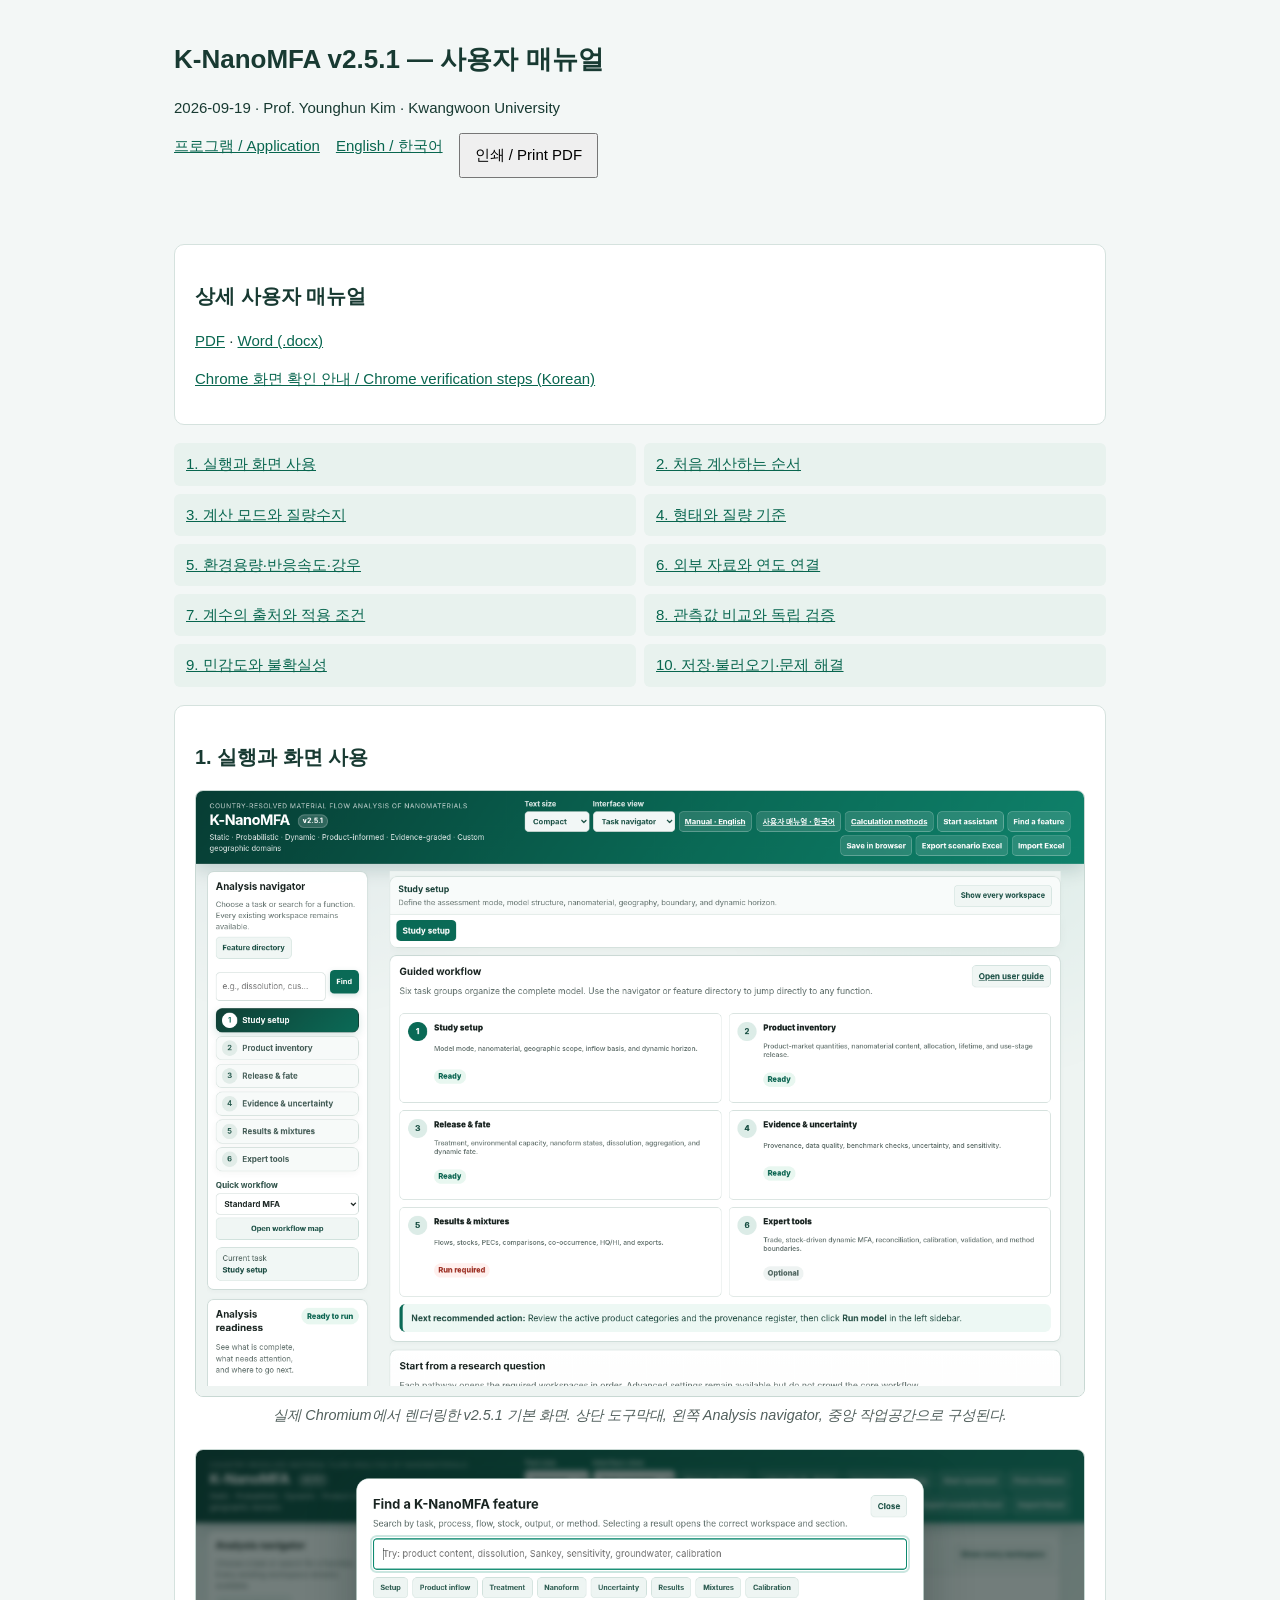
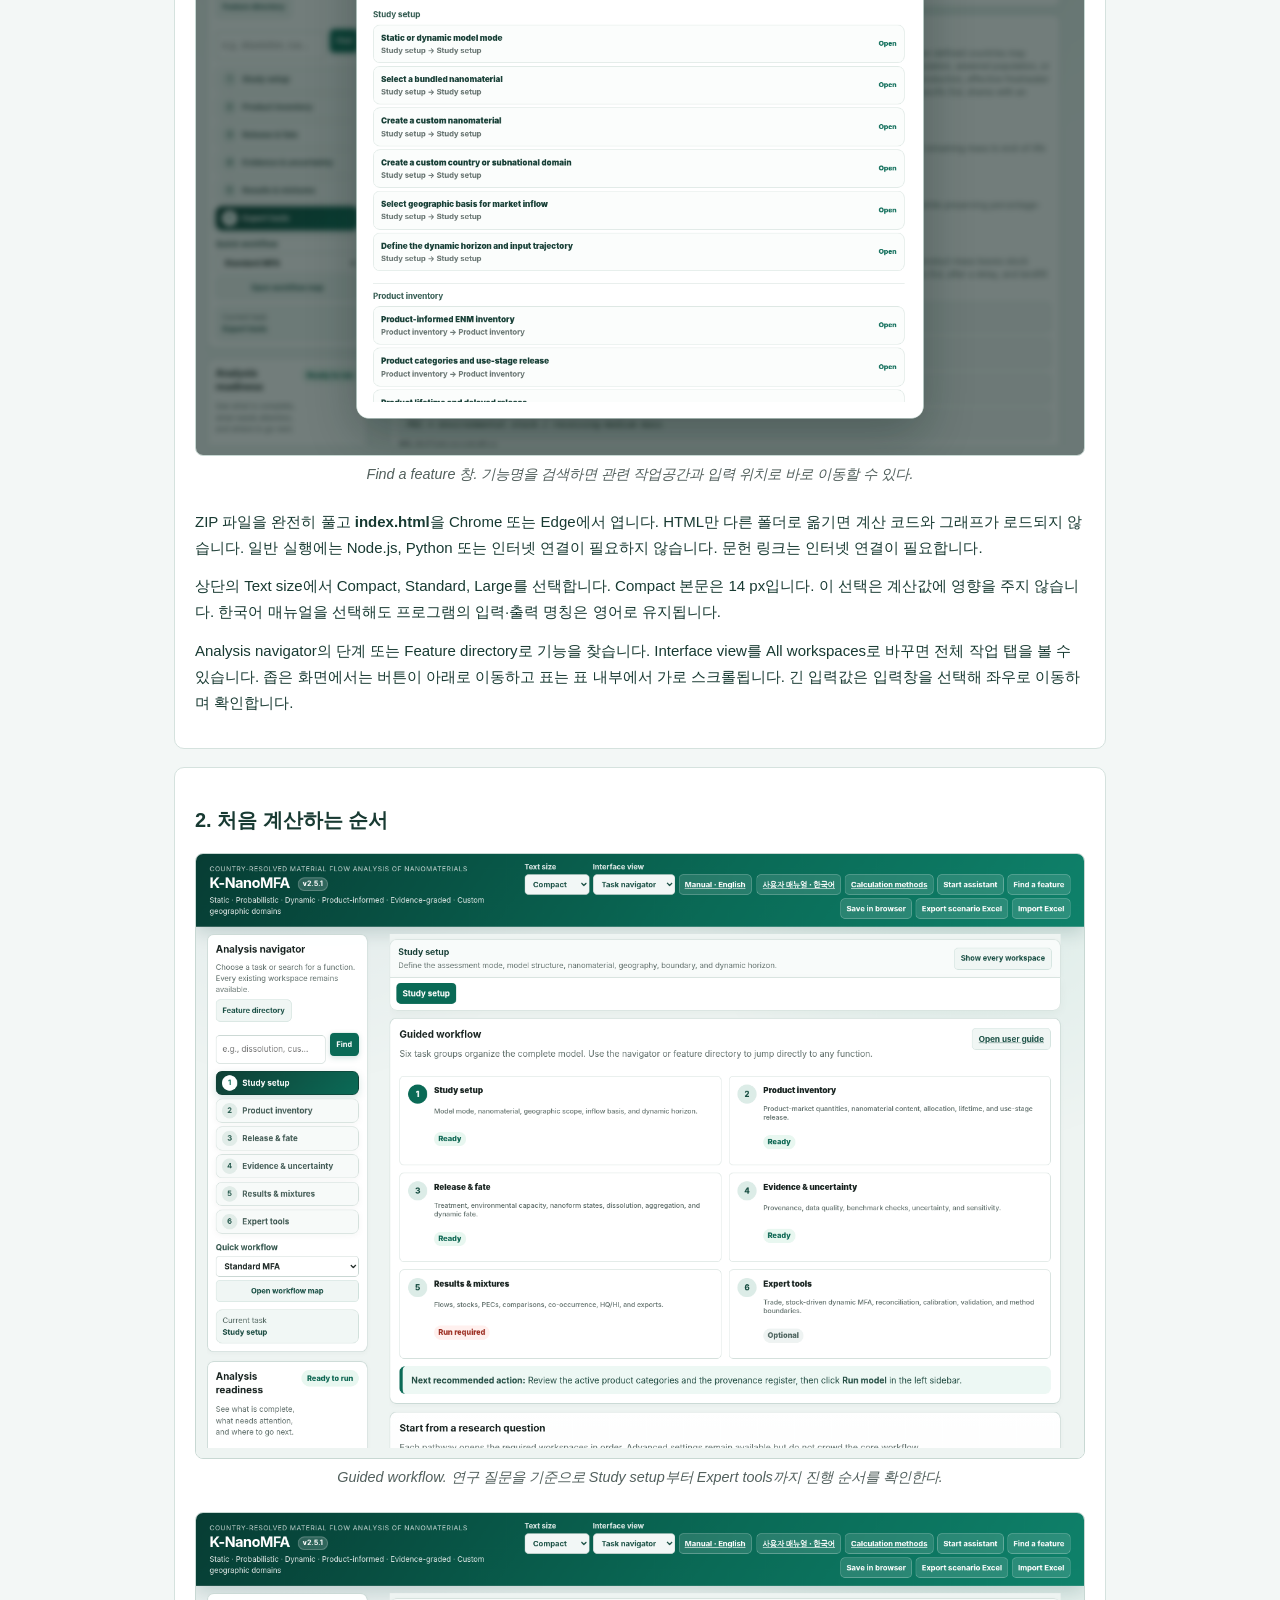
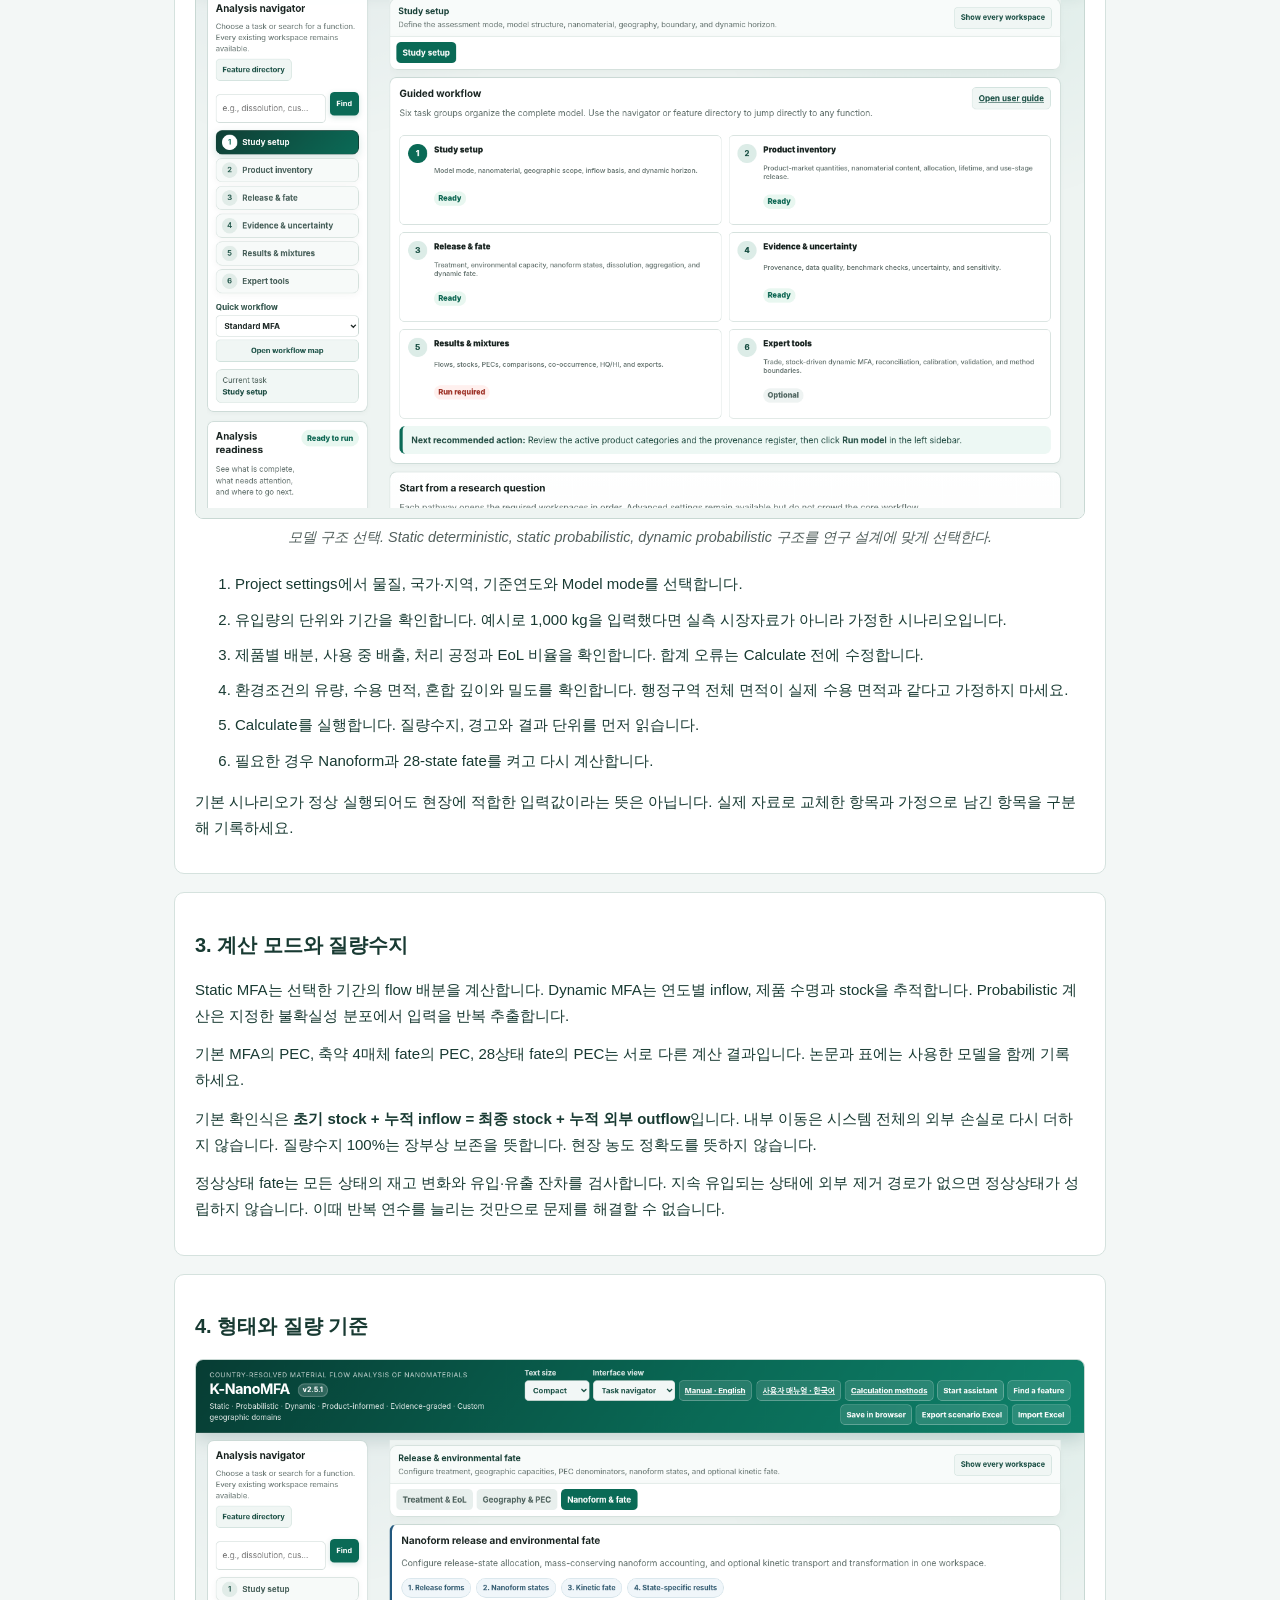
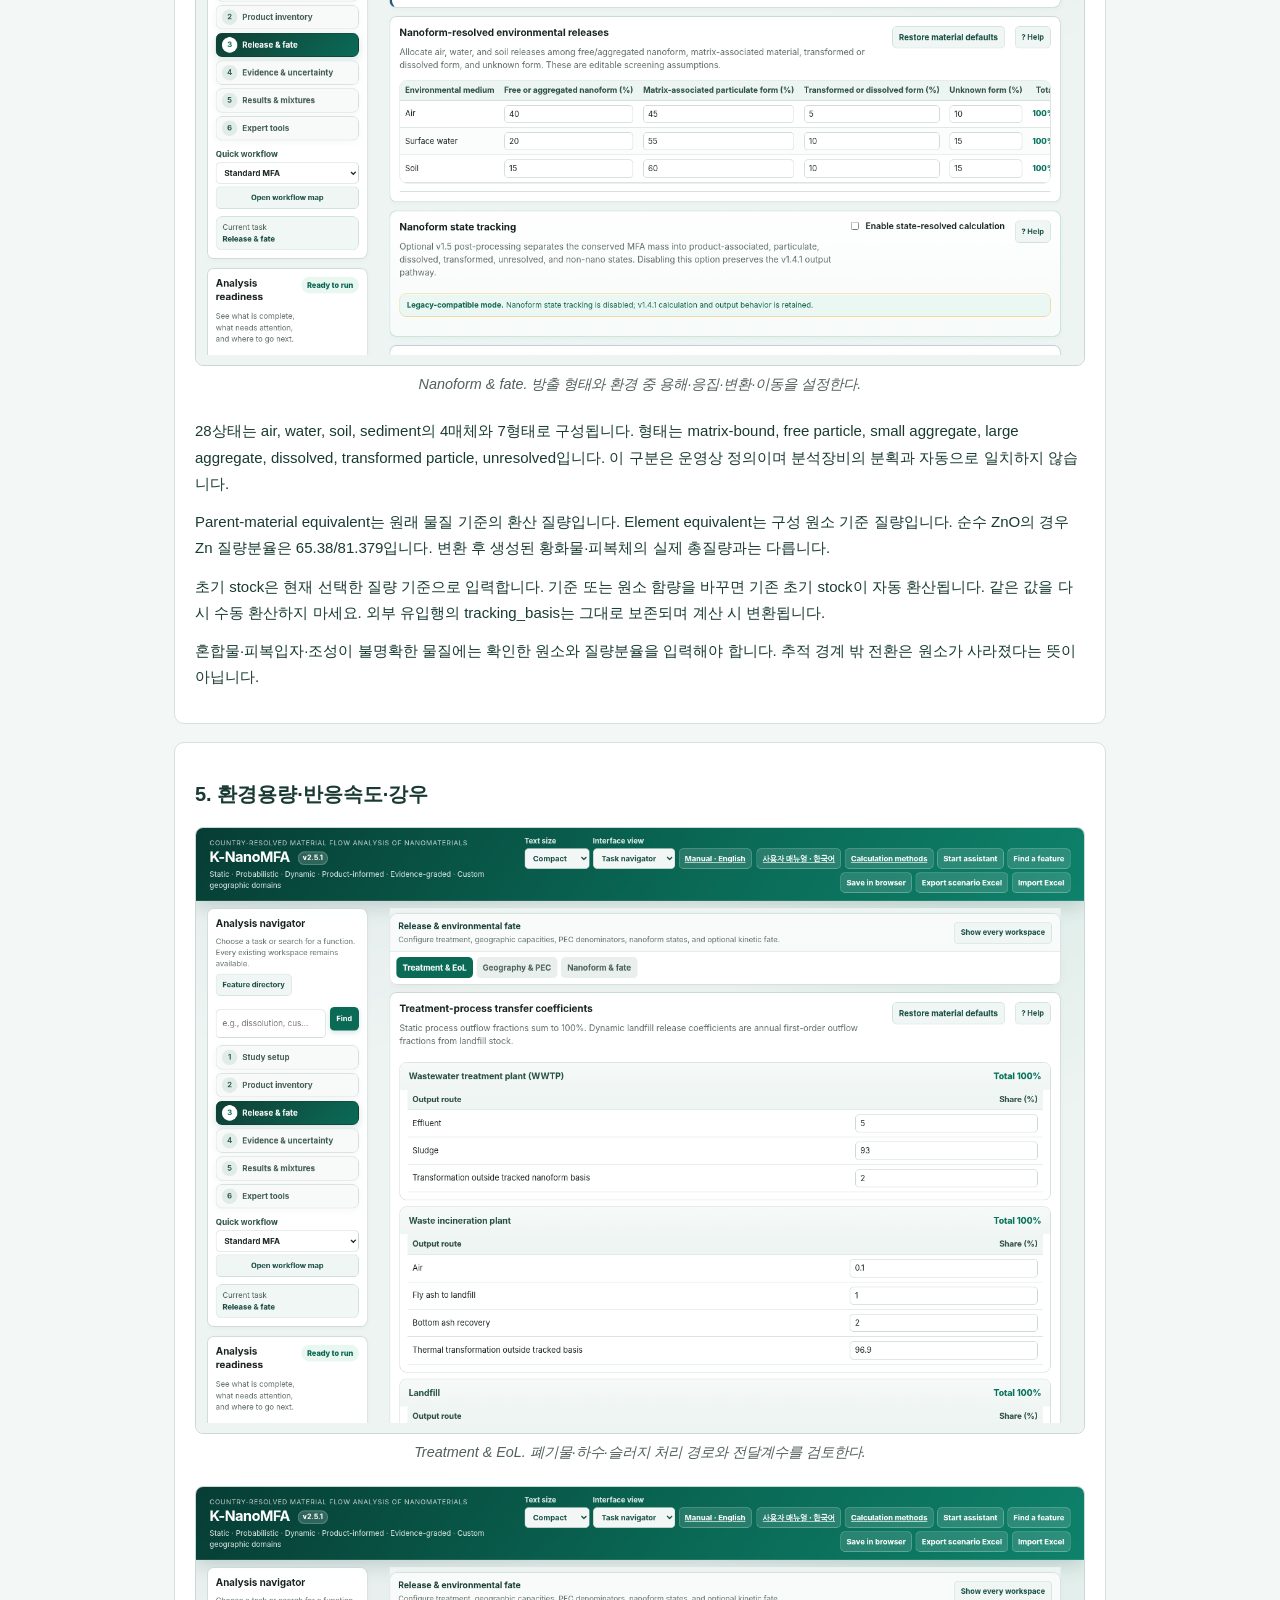
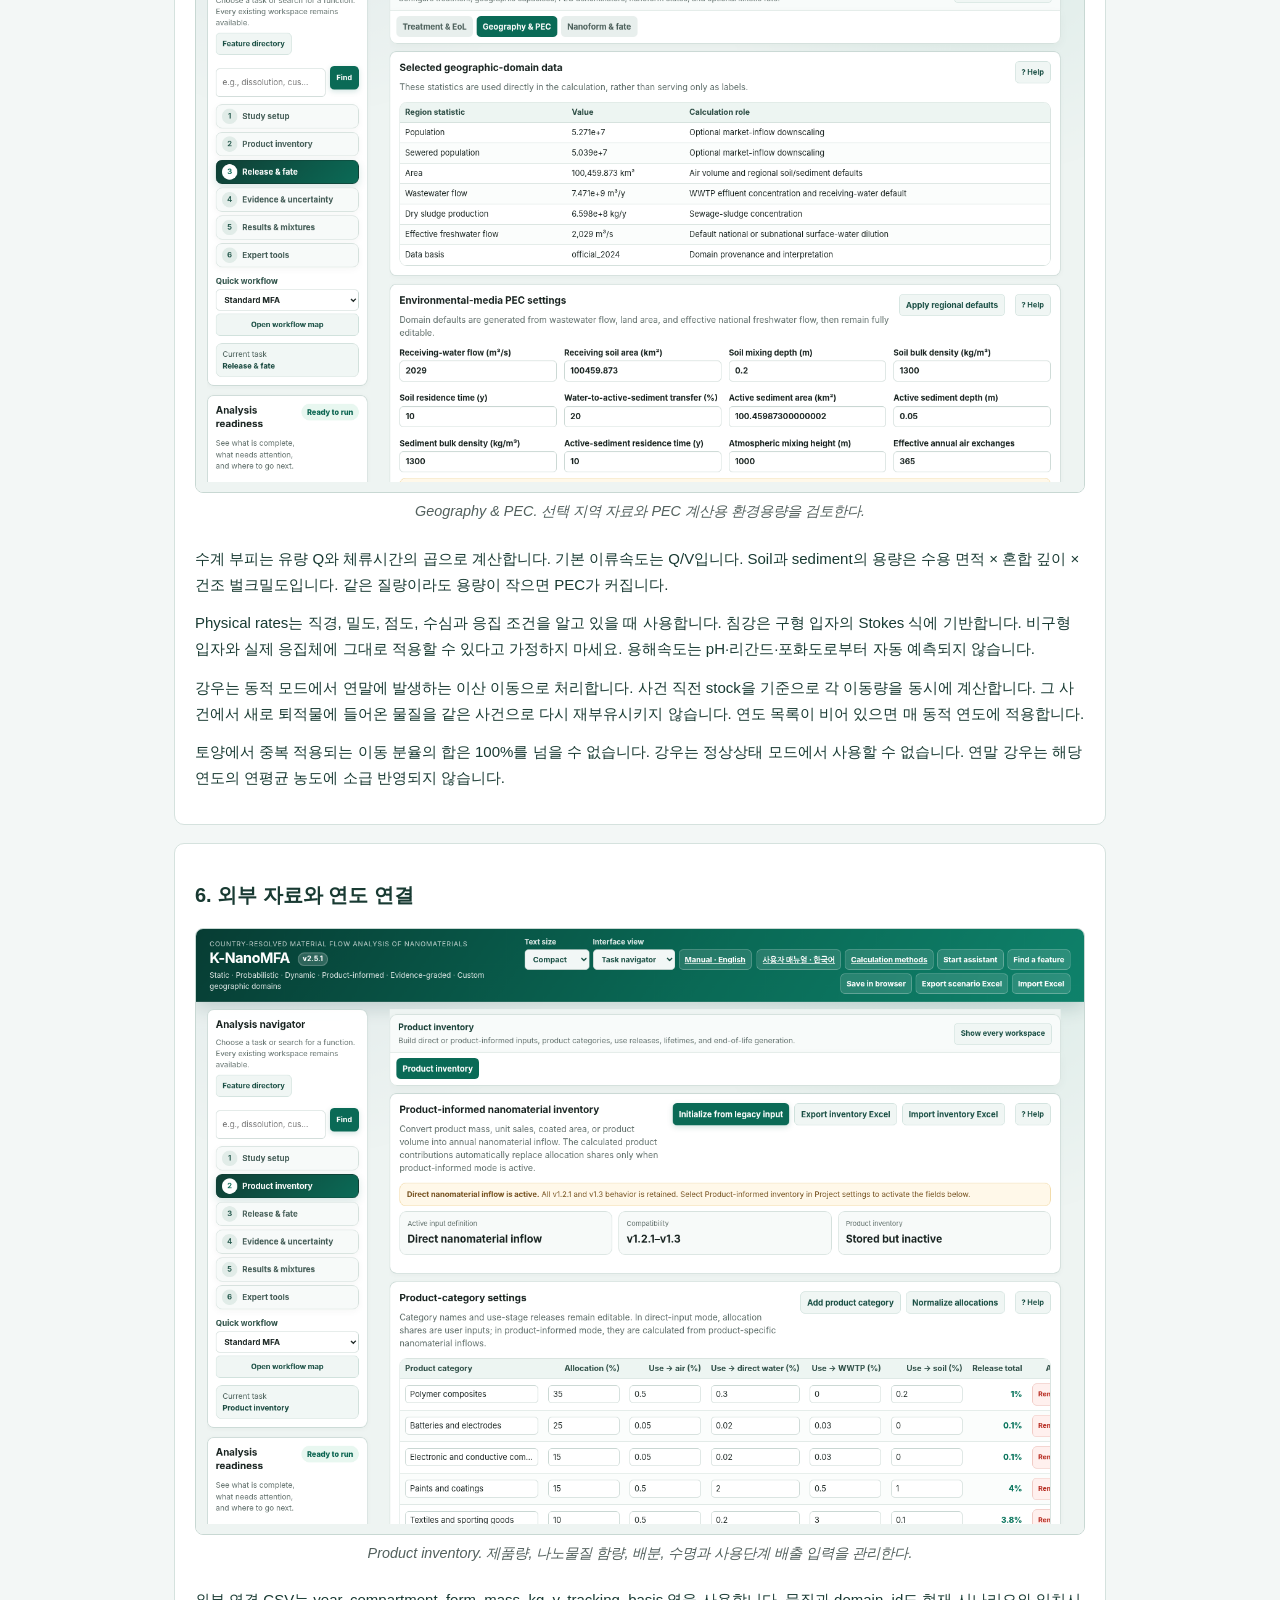
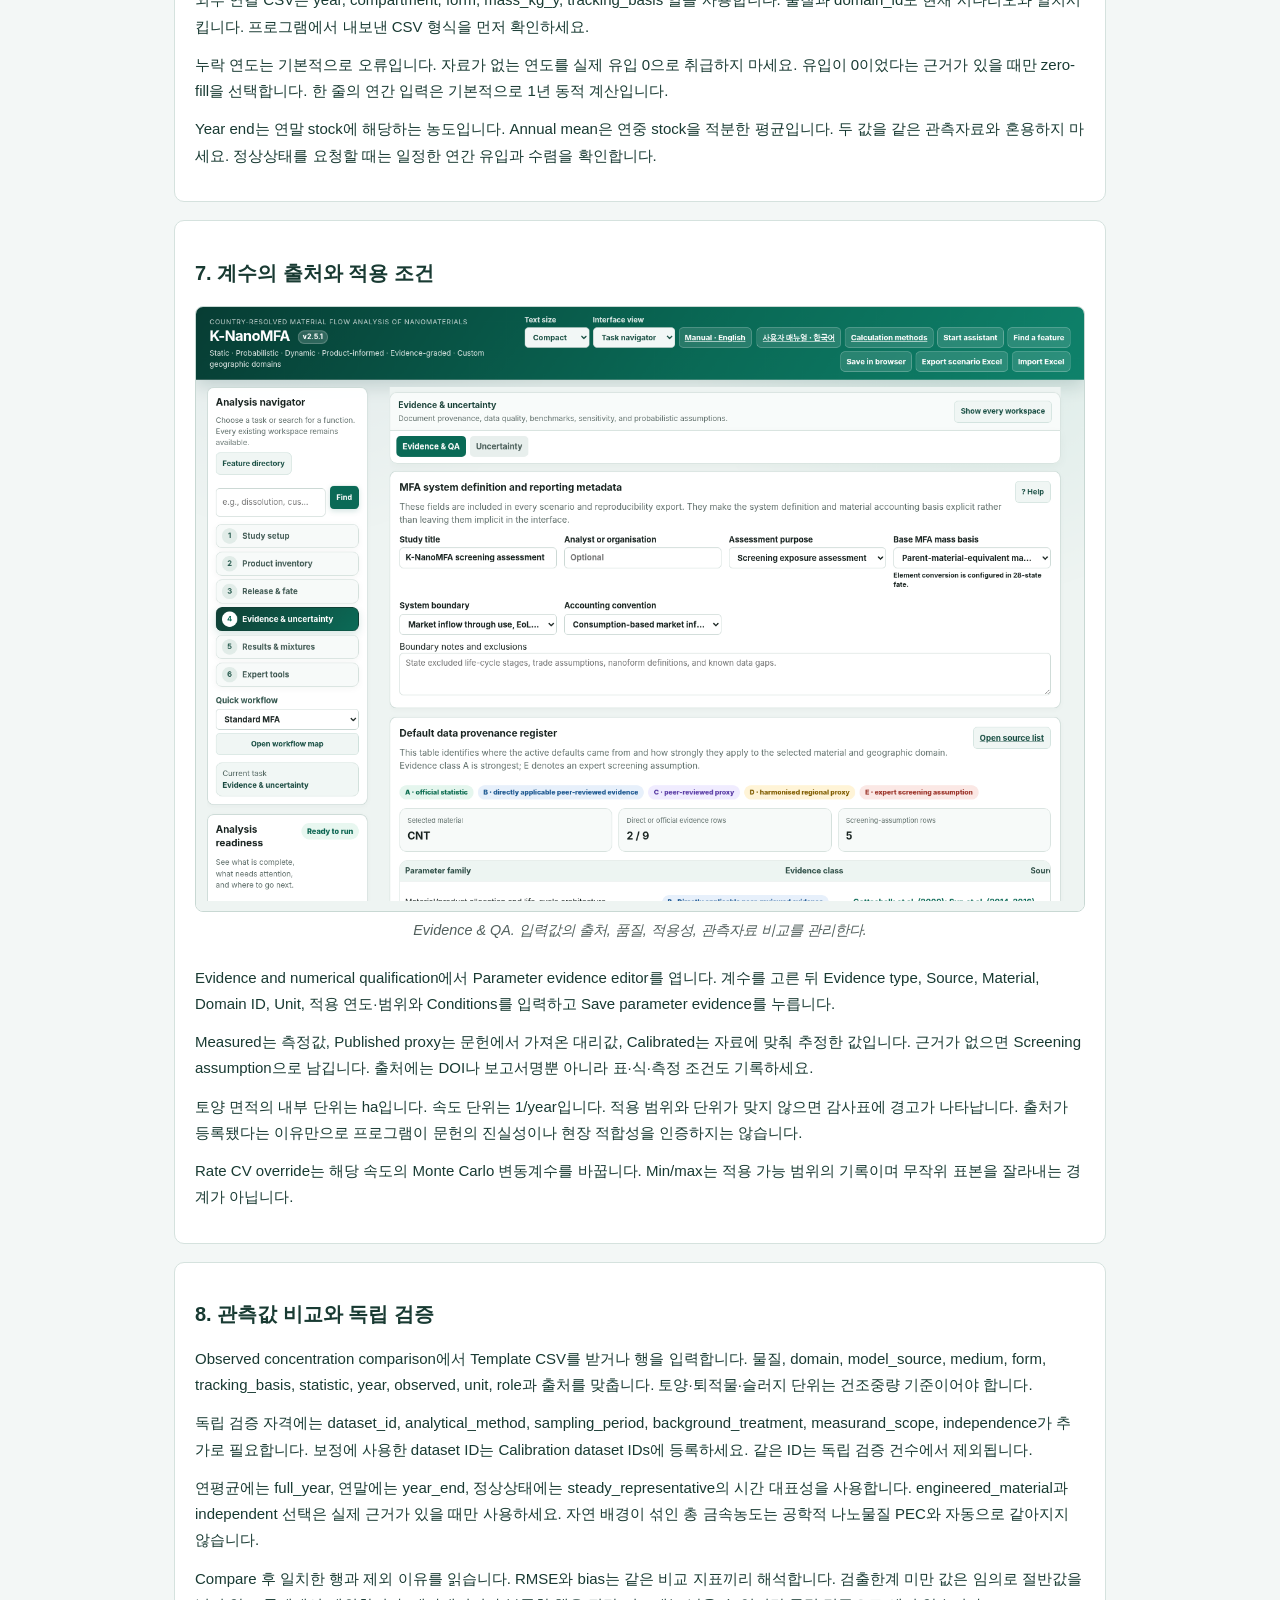
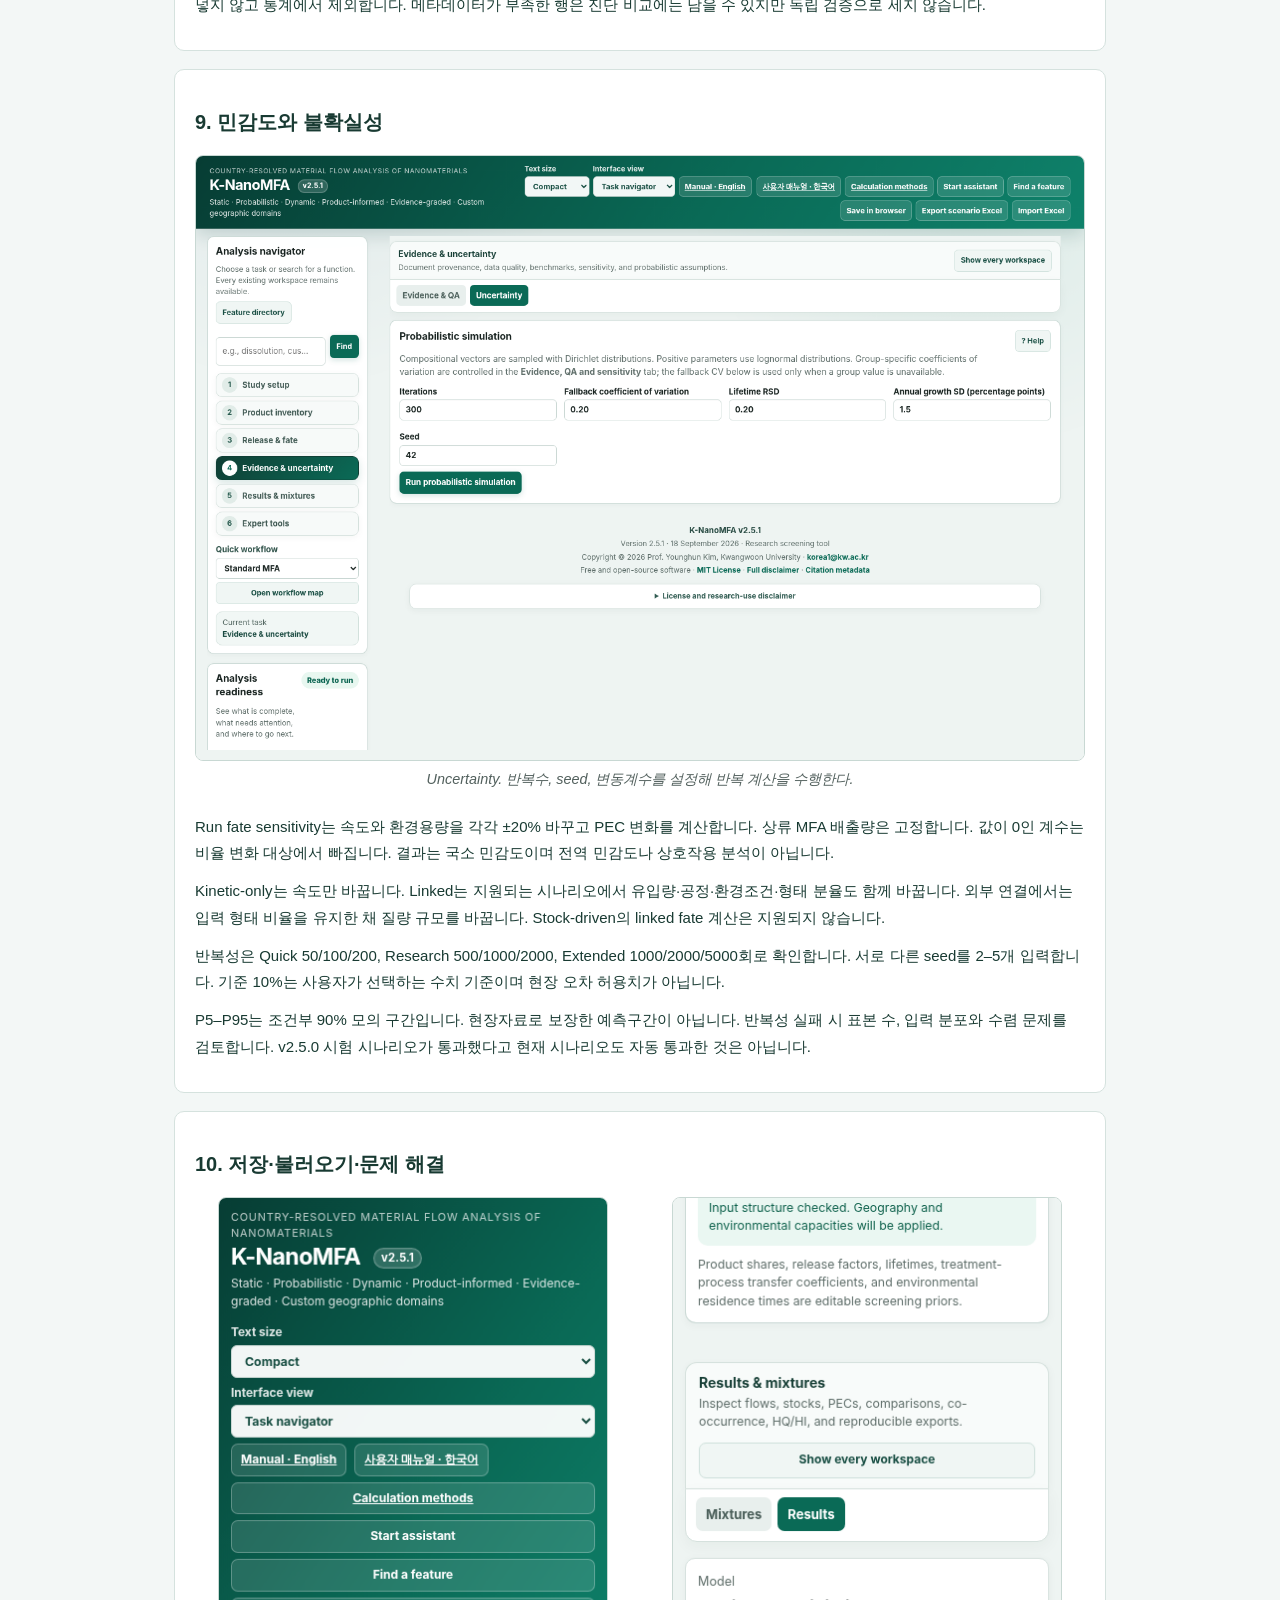
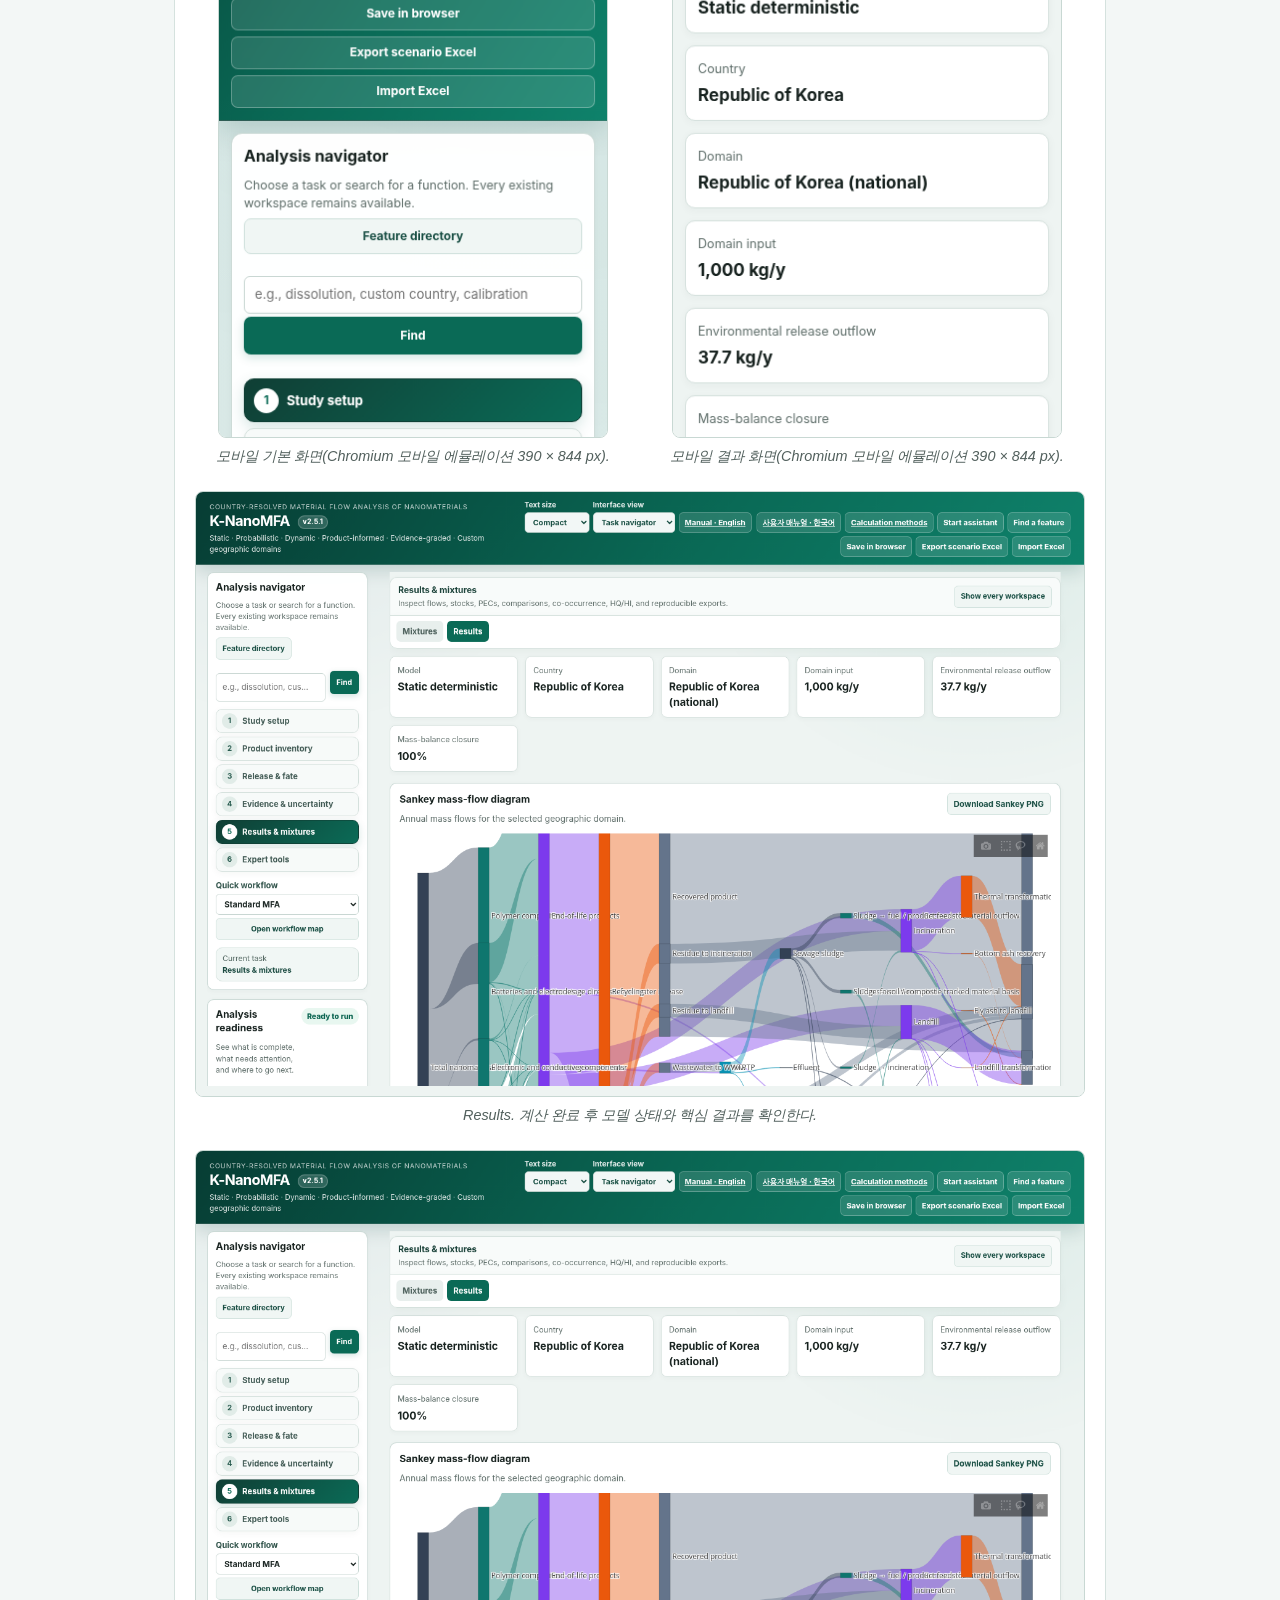
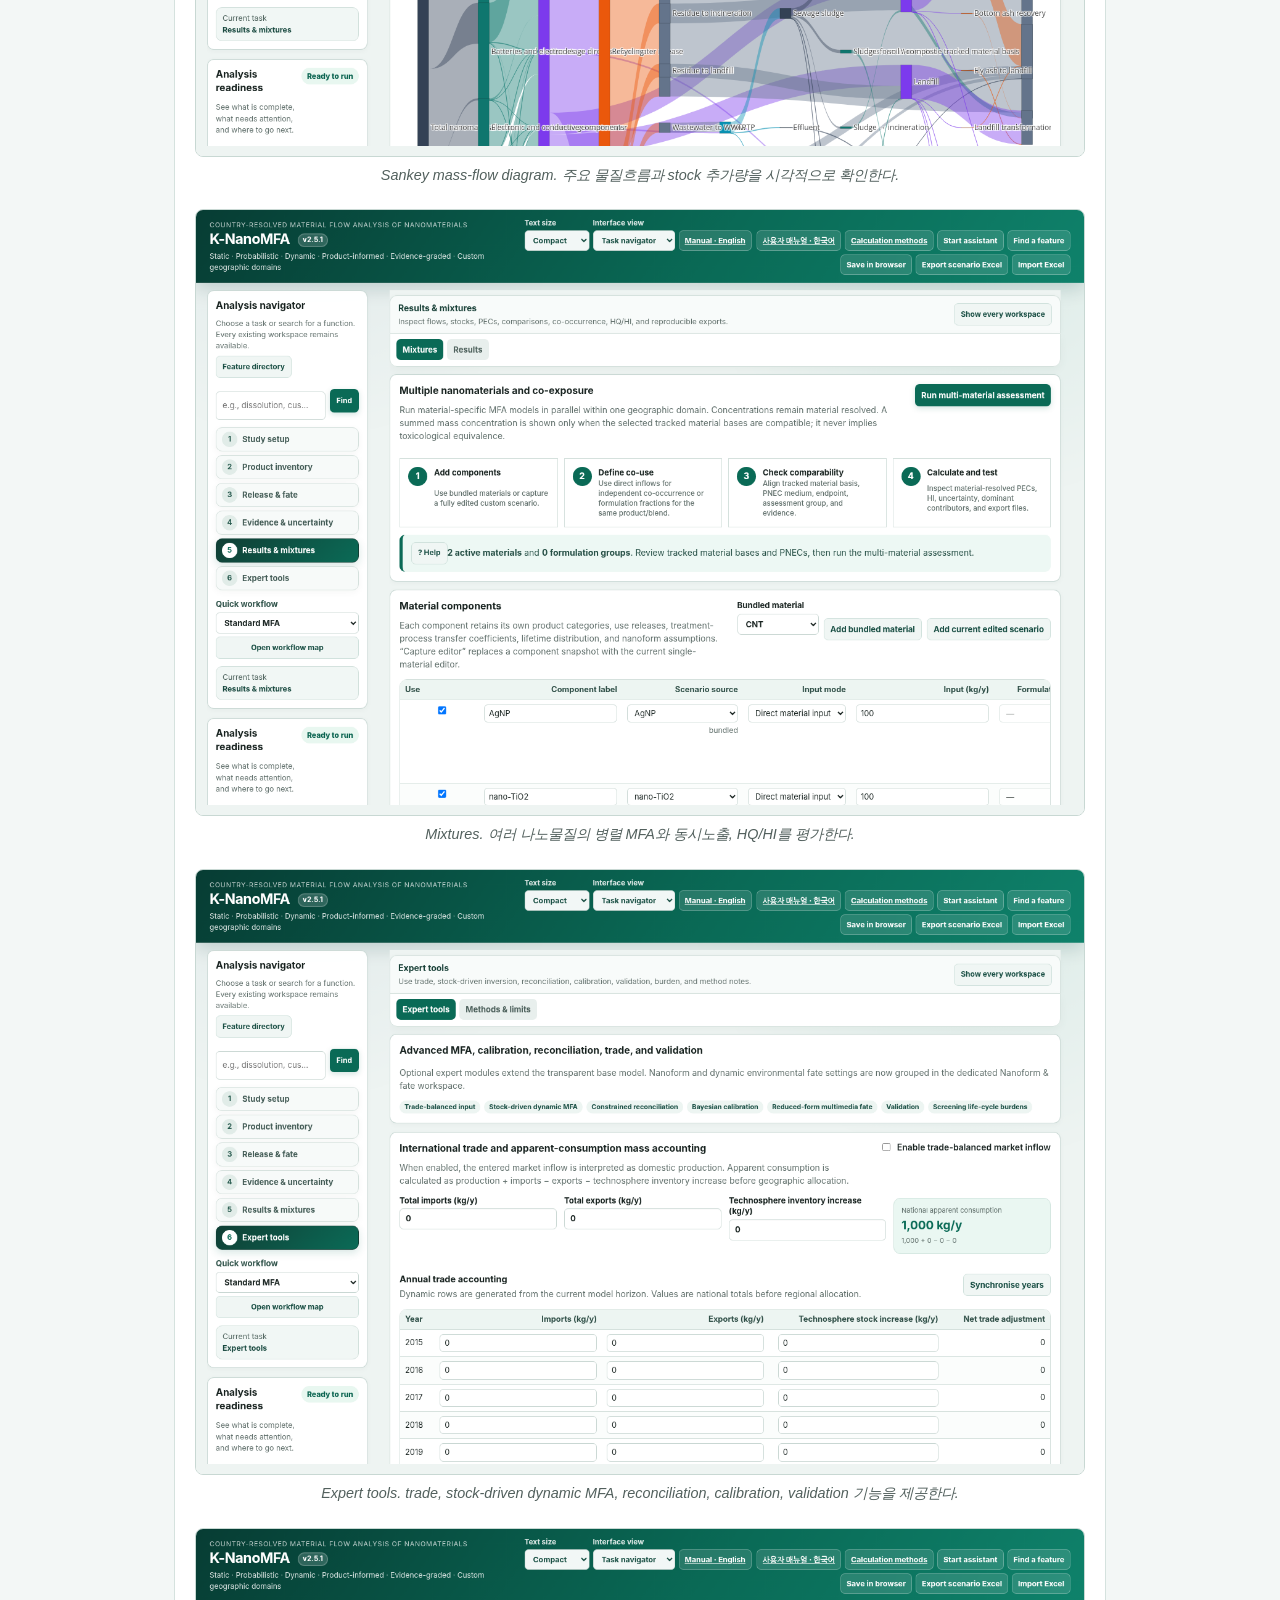
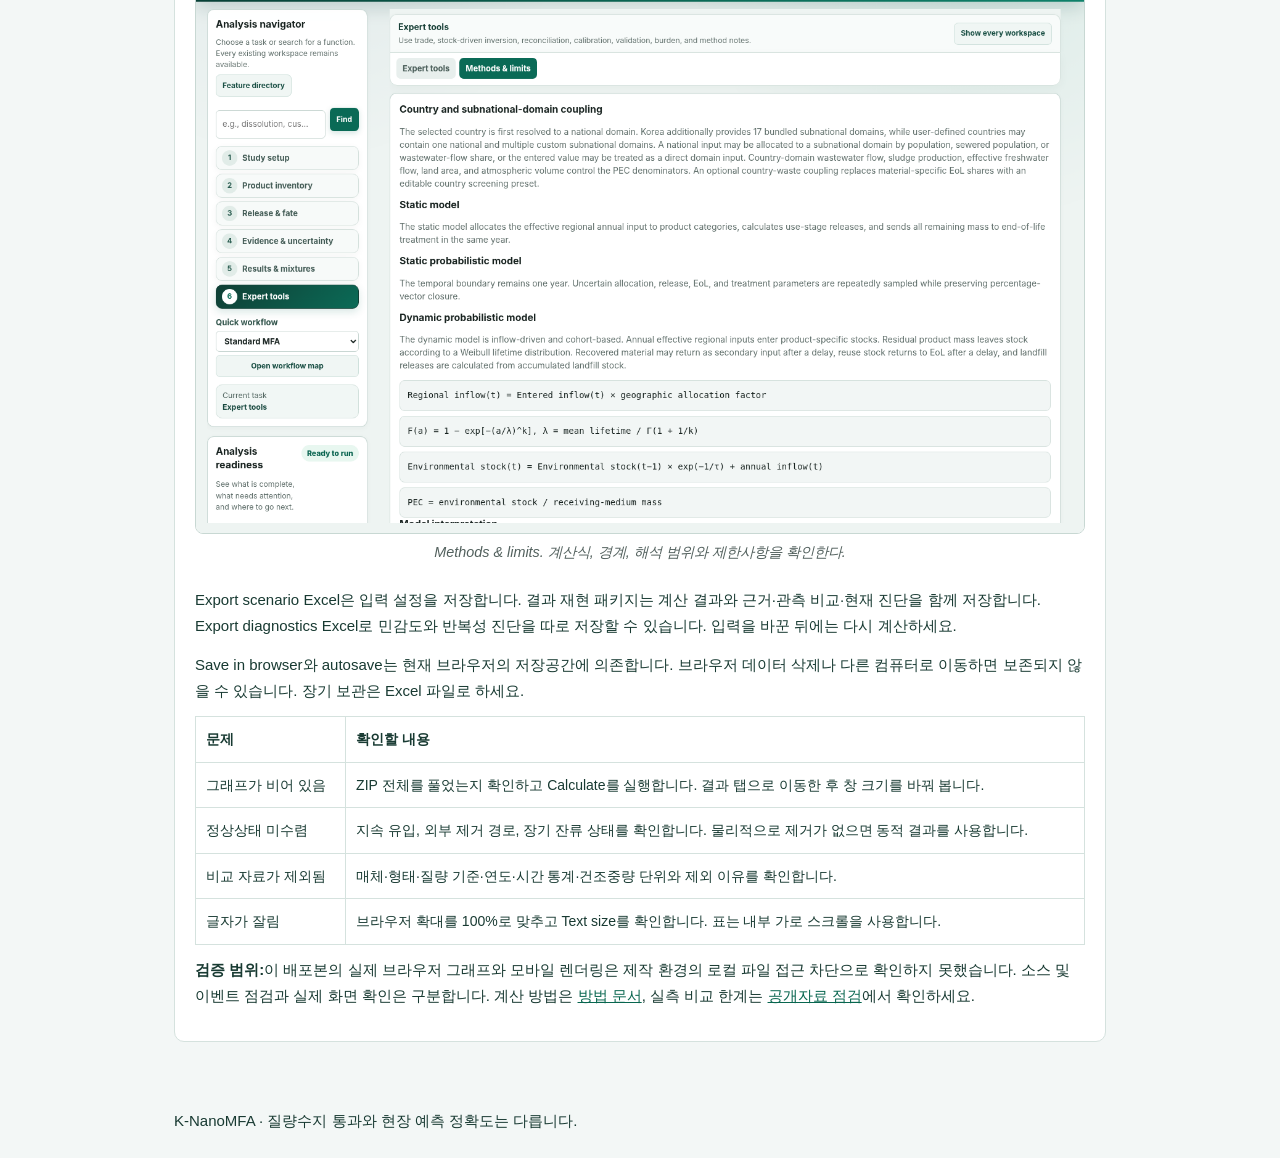
<file: K-NanoMFA-Web-v2.5.1/USER_MANUAL_KO.html>
<!DOCTYPE html>
<html lang="ko"><head><meta charset="utf-8"/><meta content="width=device-width,initial-scale=1" name="viewport"/><title>K-NanoMFA v2.5.1 — 사용자 매뉴얼</title><style>*{box-sizing:border-box}body{margin:0;background:#f3f7f6;color:#183a32;font:15px/1.75 Arial,"Malgun Gothic",sans-serif;word-break:normal;overflow-wrap:normal}header,main,footer{max-width:980px;margin:auto;padding:24px}h1{font-size:26px;line-height:1.4}h2{font-size:20px;line-height:1.5}p{margin:12px 0}section{padding:20px;background:white;border:1px solid #d5e2de;border-radius:10px;margin:18px 0;scroll-margin-top:12px}nav{display:grid;grid-template-columns:repeat(2,minmax(0,1fr));gap:8px}a{color:#08664f}nav a{display:block;background:#e8f2ee;padding:8px 12px;border-radius:6px}table{border-collapse:collapse;width:100%;font-size:14px}td,th{padding:10px;border:1px solid #d5e2de;text-align:left;vertical-align:top}li{margin:9px 0}.actions{display:flex;flex-wrap:wrap;gap:16px}.note{padding:12px;background:#fff4dc;border-left:4px solid #b78430}button{font:inherit;padding:7px 14px;cursor:pointer}@media(max-width:600px){header,main,footer{padding:14px}nav{grid-template-columns:1fr}section{padding:14px}h1{font-size:23px}}@media print{body{background:white;font-size:10pt}header,main,footer{padding:0}section{break-inside:auto;border:0;padding:0}h2{break-after:avoid}nav,.actions{display:none}a{color:inherit;text-decoration:none}}</style>
<style id="manual-screenshot-style">
.manual-shot{margin:18px 0 24px;text-align:center;page-break-inside:avoid}
.manual-shot img{display:block;width:100%;max-width:1120px;height:auto;margin:0 auto;border:1px solid #c8d8d3;border-radius:8px;background:#fff}
.manual-shot figcaption{margin:8px auto 0;max-width:1040px;font-size:.9rem;line-height:1.45;color:#52605d;font-style:italic}
.manual-mobile-pair{display:grid;grid-template-columns:1fr 1fr;gap:18px;align-items:start;margin:18px 0 24px}
.manual-mobile-pair .manual-shot{margin:0}.manual-mobile-pair .manual-shot img{max-width:390px}
@media (max-width:760px){.manual-mobile-pair{grid-template-columns:1fr}.manual-shot figcaption{font-size:.82rem}}
@media print{.manual-shot img{max-height:7.4in;object-fit:contain}.manual-mobile-pair{grid-template-columns:1fr 1fr}}
</style>
</head><body><header><h1>K-NanoMFA v2.5.1 — 사용자 매뉴얼</h1><p>2026-09-19 · Prof. Younghun Kim · Kwangwoon University</p><div class="actions"><a href="index.html">프로그램 / Application</a><a href="USER_MANUAL_EN.html">English / 한국어</a><button onclick="window.print()">인쇄 / Print PDF</button></div></header><main><section id="full-manual"><h2>상세 사용자 매뉴얼</h2><p><a href="K-NanoMFA_User_Manual_v2.5.1_KO.pdf">PDF</a> · <a href="K-NanoMFA_User_Manual_v2.5.1_KO.docx">Word (.docx)</a></p><p><a href="CHROME_CHECK_KO.html">Chrome 화면 확인 안내 / Chrome verification steps (Korean)</a></p></section><nav aria-label="Contents"><a href="#start">1. 실행과 화면 사용</a><a href="#setup">2. 처음 계산하는 순서</a><a href="#models">3. 계산 모드와 질량수지</a><a href="#forms">4. 형태와 질량 기준</a><a href="#fate">5. 환경용량·반응속도·강우</a><a href="#coupling">6. 외부 자료와 연도 연결</a><a href="#evidence">7. 계수의 출처와 적용 조건</a><a href="#observations">8. 관측값 비교와 독립 검증</a><a href="#uncertainty">9. 민감도와 불확실성</a><a href="#save">10. 저장·불러오기·문제 해결</a></nav><section id="start"><h2>1. 실행과 화면 사용</h2><figure class="manual-shot"><img alt="실제 Chromium에서 렌더링한 v2.5.1 기본 화면. 상단 도구막대, 왼쪽 Analysis navigator, 중앙 작업공간으로 구성된다." loading="lazy" src="manual_images/01_overview_top.png"/><figcaption>실제 Chromium에서 렌더링한 v2.5.1 기본 화면. 상단 도구막대, 왼쪽 Analysis navigator, 중앙 작업공간으로 구성된다.</figcaption></figure><figure class="manual-shot"><img alt="Find a feature 창. 기능명을 검색하면 관련 작업공간과 입력 위치로 바로 이동할 수 있다." loading="lazy" src="manual_images/15_feature_directory.png"/><figcaption>Find a feature 창. 기능명을 검색하면 관련 작업공간과 입력 위치로 바로 이동할 수 있다.</figcaption></figure><p>ZIP 파일을 완전히 풀고 <b>index.html</b>을 Chrome 또는 Edge에서 엽니다. HTML만 다른 폴더로 옮기면 계산 코드와 그래프가 로드되지 않습니다. 일반 실행에는 Node.js, Python 또는 인터넷 연결이 필요하지 않습니다. 문헌 링크는 인터넷 연결이 필요합니다.</p><p>상단의 Text size에서 Compact, Standard, Large를 선택합니다. Compact 본문은 14 px입니다. 이 선택은 계산값에 영향을 주지 않습니다. 한국어 매뉴얼을 선택해도 프로그램의 입력·출력 명칭은 영어로 유지됩니다.</p><p>Analysis navigator의 단계 또는 Feature directory로 기능을 찾습니다. Interface view를 All workspaces로 바꾸면 전체 작업 탭을 볼 수 있습니다. 좁은 화면에서는 버튼이 아래로 이동하고 표는 표 내부에서 가로 스크롤됩니다. 긴 입력값은 입력창을 선택해 좌우로 이동하며 확인합니다.</p></section><section id="setup"><h2>2. 처음 계산하는 순서</h2><figure class="manual-shot"><img alt="Guided workflow. 연구 질문을 기준으로 Study setup부터 Expert tools까지 진행 순서를 확인한다." loading="lazy" src="manual_images/02_research_question_routes.png"/><figcaption>Guided workflow. 연구 질문을 기준으로 Study setup부터 Expert tools까지 진행 순서를 확인한다.</figcaption></figure><figure class="manual-shot"><img alt="모델 구조 선택. Static deterministic, static probabilistic, dynamic probabilistic 구조를 연구 설계에 맞게 선택한다." loading="lazy" src="manual_images/03_model_choice.png"/><figcaption>모델 구조 선택. Static deterministic, static probabilistic, dynamic probabilistic 구조를 연구 설계에 맞게 선택한다.</figcaption></figure><ol><li>Project settings에서 물질, 국가·지역, 기준연도와 Model mode를 선택합니다.</li><li>유입량의 단위와 기간을 확인합니다. 예시로 1,000 kg을 입력했다면 실측 시장자료가 아니라 가정한 시나리오입니다.</li><li>제품별 배분, 사용 중 배출, 처리 공정과 EoL 비율을 확인합니다. 합계 오류는 Calculate 전에 수정합니다.</li><li>환경조건의 유량, 수용 면적, 혼합 깊이와 밀도를 확인합니다. 행정구역 전체 면적이 실제 수용 면적과 같다고 가정하지 마세요.</li><li>Calculate를 실행합니다. 질량수지, 경고와 결과 단위를 먼저 읽습니다.</li><li>필요한 경우 Nanoform과 28-state fate를 켜고 다시 계산합니다.</li></ol><p>기본 시나리오가 정상 실행되어도 현장에 적합한 입력값이라는 뜻은 아닙니다. 실제 자료로 교체한 항목과 가정으로 남긴 항목을 구분해 기록하세요.</p></section><section id="models"><h2>3. 계산 모드와 질량수지</h2><p>Static MFA는 선택한 기간의 flow 배분을 계산합니다. Dynamic MFA는 연도별 inflow, 제품 수명과 stock을 추적합니다. Probabilistic 계산은 지정한 불확실성 분포에서 입력을 반복 추출합니다.</p><p>기본 MFA의 PEC, 축약 4매체 fate의 PEC, 28상태 fate의 PEC는 서로 다른 계산 결과입니다. 논문과 표에는 사용한 모델을 함께 기록하세요.</p><p>기본 확인식은 <b>초기 stock + 누적 inflow = 최종 stock + 누적 외부 outflow</b>입니다. 내부 이동은 시스템 전체의 외부 손실로 다시 더하지 않습니다. 질량수지 100%는 장부상 보존을 뜻합니다. 현장 농도 정확도를 뜻하지 않습니다.</p><p>정상상태 fate는 모든 상태의 재고 변화와 유입·유출 잔차를 검사합니다. 지속 유입되는 상태에 외부 제거 경로가 없으면 정상상태가 성립하지 않습니다. 이때 반복 연수를 늘리는 것만으로 문제를 해결할 수 없습니다.</p></section><section id="forms"><h2>4. 형태와 질량 기준</h2><figure class="manual-shot"><img alt="Nanoform &amp; fate. 방출 형태와 환경 중 용해·응집·변환·이동을 설정한다." loading="lazy" src="manual_images/07_nanoform_fate.png"/><figcaption>Nanoform &amp; fate. 방출 형태와 환경 중 용해·응집·변환·이동을 설정한다.</figcaption></figure><p>28상태는 air, water, soil, sediment의 4매체와 7형태로 구성됩니다. 형태는 matrix-bound, free particle, small aggregate, large aggregate, dissolved, transformed particle, unresolved입니다. 이 구분은 운영상 정의이며 분석장비의 분획과 자동으로 일치하지 않습니다.</p><p>Parent-material equivalent는 원래 물질 기준의 환산 질량입니다. Element equivalent는 구성 원소 기준 질량입니다. 순수 ZnO의 경우 Zn 질량분율은 65.38/81.379입니다. 변환 후 생성된 황화물·피복체의 실제 총질량과는 다릅니다.</p><p>초기 stock은 현재 선택한 질량 기준으로 입력합니다. 기준 또는 원소 함량을 바꾸면 기존 초기 stock이 자동 환산됩니다. 같은 값을 다시 수동 환산하지 마세요. 외부 유입행의 tracking_basis는 그대로 보존되며 계산 시 변환됩니다.</p><p>혼합물·피복입자·조성이 불명확한 물질에는 확인한 원소와 질량분율을 입력해야 합니다. 추적 경계 밖 전환은 원소가 사라졌다는 뜻이 아닙니다.</p></section><section id="fate"><h2>5. 환경용량·반응속도·강우</h2><figure class="manual-shot"><img alt="Treatment &amp; EoL. 폐기물·하수·슬러지 처리 경로와 전달계수를 검토한다." loading="lazy" src="manual_images/05_treatment_eol.png"/><figcaption>Treatment &amp; EoL. 폐기물·하수·슬러지 처리 경로와 전달계수를 검토한다.</figcaption></figure><figure class="manual-shot"><img alt="Geography &amp; PEC. 선택 지역 자료와 PEC 계산용 환경용량을 검토한다." loading="lazy" src="manual_images/06_geography_pec.png"/><figcaption>Geography &amp; PEC. 선택 지역 자료와 PEC 계산용 환경용량을 검토한다.</figcaption></figure><p>수계 부피는 유량 Q와 체류시간의 곱으로 계산합니다. 기본 이류속도는 Q/V입니다. Soil과 sediment의 용량은 수용 면적 × 혼합 깊이 × 건조 벌크밀도입니다. 같은 질량이라도 용량이 작으면 PEC가 커집니다.</p><p>Physical rates는 직경, 밀도, 점도, 수심과 응집 조건을 알고 있을 때 사용합니다. 침강은 구형 입자의 Stokes 식에 기반합니다. 비구형 입자와 실제 응집체에 그대로 적용할 수 있다고 가정하지 마세요. 용해속도는 pH·리간드·포화도로부터 자동 예측되지 않습니다.</p><p>강우는 동적 모드에서 연말에 발생하는 이산 이동으로 처리합니다. 사건 직전 stock을 기준으로 각 이동량을 동시에 계산합니다. 그 사건에서 새로 퇴적물에 들어온 물질을 같은 사건으로 다시 재부유시키지 않습니다. 연도 목록이 비어 있으면 매 동적 연도에 적용합니다.</p><p>토양에서 중복 적용되는 이동 분율의 합은 100%를 넘을 수 없습니다. 강우는 정상상태 모드에서 사용할 수 없습니다. 연말 강우는 해당 연도의 연평균 농도에 소급 반영되지 않습니다.</p></section><section id="coupling"><h2>6. 외부 자료와 연도 연결</h2><figure class="manual-shot"><img alt="Product inventory. 제품량, 나노물질 함량, 배분, 수명과 사용단계 배출 입력을 관리한다." loading="lazy" src="manual_images/04_product_inventory.png"/><figcaption>Product inventory. 제품량, 나노물질 함량, 배분, 수명과 사용단계 배출 입력을 관리한다.</figcaption></figure><p>외부 연결 CSV는 year, compartment, form, mass_kg_y, tracking_basis 열을 사용합니다. 물질과 domain_id도 현재 시나리오와 일치시킵니다. 프로그램에서 내보낸 CSV 형식을 먼저 확인하세요.</p><p>누락 연도는 기본적으로 오류입니다. 자료가 없는 연도를 실제 유입 0으로 취급하지 마세요. 유입이 0이었다는 근거가 있을 때만 zero-fill을 선택합니다. 한 줄의 연간 입력은 기본적으로 1년 동적 계산입니다.</p><p>Year end는 연말 stock에 해당하는 농도입니다. Annual mean은 연중 stock을 적분한 평균입니다. 두 값을 같은 관측자료와 혼용하지 마세요. 정상상태를 요청할 때는 일정한 연간 유입과 수렴을 확인합니다.</p></section><section id="evidence"><h2>7. 계수의 출처와 적용 조건</h2><figure class="manual-shot"><img alt="Evidence &amp; QA. 입력값의 출처, 품질, 적용성, 관측자료 비교를 관리한다." loading="lazy" src="manual_images/08_evidence_qa.png"/><figcaption>Evidence &amp; QA. 입력값의 출처, 품질, 적용성, 관측자료 비교를 관리한다.</figcaption></figure><p>Evidence and numerical qualification에서 Parameter evidence editor를 엽니다. 계수를 고른 뒤 Evidence type, Source, Material, Domain ID, Unit, 적용 연도·범위와 Conditions를 입력하고 Save parameter evidence를 누릅니다.</p><p>Measured는 측정값, Published proxy는 문헌에서 가져온 대리값, Calibrated는 자료에 맞춰 추정한 값입니다. 근거가 없으면 Screening assumption으로 남깁니다. 출처에는 DOI나 보고서명뿐 아니라 표·식·측정 조건도 기록하세요.</p><p>토양 면적의 내부 단위는 ha입니다. 속도 단위는 1/year입니다. 적용 범위와 단위가 맞지 않으면 감사표에 경고가 나타납니다. 출처가 등록됐다는 이유만으로 프로그램이 문헌의 진실성이나 현장 적합성을 인증하지는 않습니다.</p><p>Rate CV override는 해당 속도의 Monte Carlo 변동계수를 바꿉니다. Min/max는 적용 가능 범위의 기록이며 무작위 표본을 잘라내는 경계가 아닙니다.</p></section><section id="observations"><h2>8. 관측값 비교와 독립 검증</h2><p>Observed concentration comparison에서 Template CSV를 받거나 행을 입력합니다. 물질, domain, model_source, medium, form, tracking_basis, statistic, year, observed, unit, role과 출처를 맞춥니다. 토양·퇴적물·슬러지 단위는 건조중량 기준이어야 합니다.</p><p>독립 검증 자격에는 dataset_id, analytical_method, sampling_period, background_treatment, measurand_scope, independence가 추가로 필요합니다. 보정에 사용한 dataset ID는 Calibration dataset IDs에 등록하세요. 같은 ID는 독립 검증 건수에서 제외됩니다.</p><p>연평균에는 full_year, 연말에는 year_end, 정상상태에는 steady_representative의 시간 대표성을 사용합니다. engineered_material과 independent 선택은 실제 근거가 있을 때만 사용하세요. 자연 배경이 섞인 총 금속농도는 공학적 나노물질 PEC와 자동으로 같아지지 않습니다.</p><p>Compare 후 일치한 행과 제외 이유를 읽습니다. RMSE와 bias는 같은 비교 지표끼리 해석합니다. 검출한계 미만 값은 임의로 절반값을 넣지 않고 통계에서 제외합니다. 메타데이터가 부족한 행은 진단 비교에는 남을 수 있지만 독립 검증으로 세지 않습니다.</p></section><section id="uncertainty"><h2>9. 민감도와 불확실성</h2><figure class="manual-shot"><img alt="Uncertainty. 반복수, seed, 변동계수를 설정해 반복 계산을 수행한다." loading="lazy" src="manual_images/09_uncertainty.png"/><figcaption>Uncertainty. 반복수, seed, 변동계수를 설정해 반복 계산을 수행한다.</figcaption></figure><p>Run fate sensitivity는 속도와 환경용량을 각각 ±20% 바꾸고 PEC 변화를 계산합니다. 상류 MFA 배출량은 고정합니다. 값이 0인 계수는 비율 변화 대상에서 빠집니다. 결과는 국소 민감도이며 전역 민감도나 상호작용 분석이 아닙니다.</p><p>Kinetic-only는 속도만 바꿉니다. Linked는 지원되는 시나리오에서 유입량·공정·환경조건·형태 분율도 함께 바꿉니다. 외부 연결에서는 입력 형태 비율을 유지한 채 질량 규모를 바꿉니다. Stock-driven의 linked fate 계산은 지원되지 않습니다.</p><p>반복성은 Quick 50/100/200, Research 500/1000/2000, Extended 1000/2000/5000회로 확인합니다. 서로 다른 seed를 2–5개 입력합니다. 기준 10%는 사용자가 선택하는 수치 기준이며 현장 오차 허용치가 아닙니다.</p><p>P5–P95는 조건부 90% 모의 구간입니다. 현장자료로 보장한 예측구간이 아닙니다. 반복성 실패 시 표본 수, 입력 분포와 수렴 문제를 검토합니다. v2.5.0 시험 시나리오가 통과했다고 현재 시나리오도 자동 통과한 것은 아닙니다.</p></section><section id="save"><h2>10. 저장·불러오기·문제 해결</h2><div class="manual-mobile-pair"><figure class="manual-shot"><img alt="모바일 기본 화면(Chromium 모바일 에뮬레이션 390 × 844 px)." loading="lazy" src="manual_images/16_mobile_overview.png"/><figcaption>모바일 기본 화면(Chromium 모바일 에뮬레이션 390 × 844 px).</figcaption></figure><figure class="manual-shot"><img alt="모바일 결과 화면(Chromium 모바일 에뮬레이션 390 × 844 px)." loading="lazy" src="manual_images/17_mobile_results.png"/><figcaption>모바일 결과 화면(Chromium 모바일 에뮬레이션 390 × 844 px).</figcaption></figure></div><figure class="manual-shot"><img alt="Results. 계산 완료 후 모델 상태와 핵심 결과를 확인한다." loading="lazy" src="manual_images/10_results_overview.png"/><figcaption>Results. 계산 완료 후 모델 상태와 핵심 결과를 확인한다.</figcaption></figure><figure class="manual-shot"><img alt="Sankey mass-flow diagram. 주요 물질흐름과 stock 추가량을 시각적으로 확인한다." loading="lazy" src="manual_images/11_sankey_mass_flow.png"/><figcaption>Sankey mass-flow diagram. 주요 물질흐름과 stock 추가량을 시각적으로 확인한다.</figcaption></figure><figure class="manual-shot"><img alt="Mixtures. 여러 나노물질의 병렬 MFA와 동시노출, HQ/HI를 평가한다." loading="lazy" src="manual_images/18_mixtures.png"/><figcaption>Mixtures. 여러 나노물질의 병렬 MFA와 동시노출, HQ/HI를 평가한다.</figcaption></figure><figure class="manual-shot"><img alt="Expert tools. trade, stock-driven dynamic MFA, reconciliation, calibration, validation 기능을 제공한다." loading="lazy" src="manual_images/13_expert_tools.png"/><figcaption>Expert tools. trade, stock-driven dynamic MFA, reconciliation, calibration, validation 기능을 제공한다.</figcaption></figure><figure class="manual-shot"><img alt="Methods &amp; limits. 계산식, 경계, 해석 범위와 제한사항을 확인한다." loading="lazy" src="manual_images/14_methods_limits.png"/><figcaption>Methods &amp; limits. 계산식, 경계, 해석 범위와 제한사항을 확인한다.</figcaption></figure><p>Export scenario Excel은 입력 설정을 저장합니다. 결과 재현 패키지는 계산 결과와 근거·관측 비교·현재 진단을 함께 저장합니다. Export diagnostics Excel로 민감도와 반복성 진단을 따로 저장할 수 있습니다. 입력을 바꾼 뒤에는 다시 계산하세요.</p><p>Save in browser와 autosave는 현재 브라우저의 저장공간에 의존합니다. 브라우저 데이터 삭제나 다른 컴퓨터로 이동하면 보존되지 않을 수 있습니다. 장기 보관은 Excel 파일로 하세요.</p><table><tr><th>문제</th><th>확인할 내용</th></tr><tr><td>그래프가 비어 있음</td><td>ZIP 전체를 풀었는지 확인하고 Calculate를 실행합니다. 결과 탭으로 이동한 후 창 크기를 바꿔 봅니다.</td></tr><tr><td>정상상태 미수렴</td><td>지속 유입, 외부 제거 경로, 장기 잔류 상태를 확인합니다. 물리적으로 제거가 없으면 동적 결과를 사용합니다.</td></tr><tr><td>비교 자료가 제외됨</td><td>매체·형태·질량 기준·연도·시간 통계·건조중량 단위와 제외 이유를 확인합니다.</td></tr><tr><td>글자가 잘림</td><td>브라우저 확대를 100%로 맞추고 Text size를 확인합니다. 표는 내부 가로 스크롤을 사용합니다.</td></tr></table><p><b>검증 범위:</b>이 배포본의 실제 브라우저 그래프와 모바일 렌더링은 제작 환경의 로컬 파일 접근 차단으로 확인하지 못했습니다. 소스 및 이벤트 점검과 실제 화면 확인은 구분합니다. 계산 방법은 <a href="SCIENTIFIC_METHODS_v2.5.0.md">방법 문서</a>, 실측 비교 한계는 <a href="EMPIRICAL_CHECK_v2.5.0.md">공개자료 점검</a>에서 확인하세요.</p></section></main><footer>K-NanoMFA · 질량수지 통과와 현장 예측 정확도는 다릅니다.</footer></body></html>
</file>
<file: K-NanoMFA-Web-v2.5.1/styles.css>
:root{--bg:#f3f7f6;--surface:#fff;--text:#17211f;--muted:#64716e;--line:#d9e4e1;--brand:#0b6b57;--brand2:#0e8b71;--danger:#b42318;--warn:#9b5b00;--shadow:0 8px 28px rgba(20,43,38,.08);font-family:Inter,"Segoe UI",Arial,sans-serif;color:var(--text);background:var(--bg)}*{box-sizing:border-box}body{margin:0;background:var(--bg)}button,input,select{font:inherit}.topbar{display:flex;justify-content:space-between;gap:24px;align-items:center;padding:24px 34px;background:linear-gradient(120deg,#073f35,#0c765f);color:#fff}.topbar h1{margin:2px 0 0;font-size:32px;letter-spacing:-1px}.topbar p{margin:5px 0 0;opacity:.82}.eyebrow{font-size:12px;letter-spacing:1.3px;text-transform:uppercase;opacity:.7}.top-actions{display:flex;gap:8px;flex-wrap:wrap}.layout{display:grid;grid-template-columns:300px minmax(0,1fr);gap:22px;max-width:1580px;margin:22px auto;padding:0 22px}.sidebar,.content{min-width:0}.sticky{position:sticky;top:18px}.panel{background:var(--surface);border:1px solid var(--line);border-radius:16px;padding:20px;box-shadow:var(--shadow);margin-bottom:18px}.panel h2{font-size:18px;margin:0 0 12px}.panel p{color:var(--muted);line-height:1.6}.sidebar label,.form-grid label,.inline-fields label,.inline-select{display:flex;flex-direction:column;gap:6px;font-size:13px;font-weight:650;margin-bottom:13px}input,select{width:100%;border:1px solid #cfdad7;border-radius:9px;padding:10px 11px;background:#fff;color:var(--text)}input:focus,select:focus{outline:2px solid rgba(14,139,113,.25);border-color:var(--brand2)}button,.button{border:0;border-radius:9px;padding:10px 13px;cursor:pointer;font-weight:700;transition:.15s}.primary{background:var(--brand);color:#fff}.primary:hover{background:var(--brand2)}.ghost{background:#edf5f2;color:#184e43;border:1px solid #cfe1dc}.topbar .ghost{background:rgba(255,255,255,.12);color:#fff;border-color:rgba(255,255,255,.28)}.wide{width:100%;margin:4px 0 12px}.small{font-size:12px}.muted{color:var(--muted)}.validation{border-radius:10px;padding:10px 11px;font-size:12px;line-height:1.45;margin-bottom:10px}.validation.ok{background:#eaf7f2;color:#12644f}.validation.bad{background:#fff0ee;color:var(--danger)}.tabs{display:flex;gap:7px;overflow:auto;padding:1px 1px 12px}.tab{background:#e8efed;color:#4b5f5a;white-space:nowrap}.tab.active{background:var(--brand);color:#fff}.tab-page{display:none}.tab-page.active{display:block}.section-title{display:flex;justify-content:space-between;align-items:flex-start;gap:16px}.section-title p{margin:2px 0 12px}.table-wrap{overflow:auto;border:1px solid var(--line);border-radius:11px}.table-wrap.tall{max-height:520px}.tall-sm{max-height:300px}table{width:100%;border-collapse:collapse;font-size:12.5px}th,td{padding:9px 10px;border-bottom:1px solid var(--line);text-align:right;white-space:nowrap}th{position:sticky;top:0;background:#eef5f3;color:#2d4d45;z-index:1}th:first-child,td:first-child{text-align:left}td input{min-width:84px;padding:7px}.sum-ok{color:#08745c;font-weight:800}.sum-bad{color:var(--danger);font-weight:800}.factor-group{border:1px solid var(--line);border-radius:11px;margin:10px 0;overflow:hidden}.factor-group summary{display:flex;justify-content:space-between;padding:12px 14px;background:#f2f7f5;cursor:pointer;font-weight:750}.factor-content{padding:0 12px 12px}.form-grid{display:grid;grid-template-columns:repeat(3,minmax(180px,1fr));gap:12px 16px}.form-grid.compact{grid-template-columns:repeat(4,minmax(150px,1fr))}.notice{background:#fff8e9;border:1px solid #f1d79f;color:#74501d;border-radius:10px;padding:12px;font-size:13px;line-height:1.5}.kpi-grid{display:grid;grid-template-columns:repeat(5,minmax(150px,1fr));gap:12px;margin-bottom:18px}.kpi{background:#fff;border:1px solid var(--line);border-radius:14px;padding:16px;box-shadow:var(--shadow)}.kpi span{font-size:12px;color:var(--muted)}.kpi b{display:block;font-size:21px;margin-top:5px}.chart{height:440px}.chart.large{height:740px}.axis-caption{text-align:center;color:#4f625d;font-size:12px;font-weight:650;margin:-8px 0 12px;letter-spacing:.01em}.two-col{display:grid;grid-template-columns:1fr 1fr;gap:18px}.empty-state{text-align:center;padding:60px}.model-cards{display:grid;grid-template-columns:repeat(3,1fr);gap:14px}.model-card{text-align:left;border:1px solid var(--line);background:#f7faf9;padding:18px;min-height:155px}.model-card.selected{border:2px solid var(--brand);background:#eaf7f2}.model-card b,.model-card span{display:block}.model-card span{font-weight:500;color:var(--muted);margin:8px 0;line-height:1.45}.mini-flow{font-size:12px;color:#25584c;background:#fff;border-radius:8px;padding:8px}.structure-flow{display:flex;align-items:center;gap:8px;flex-wrap:wrap;margin:14px 0}.structure-flow span{padding:9px 11px;border-radius:9px;background:#eef5f3;border:1px solid #d5e5e0;font-size:12px;font-weight:700}.structure-flow i{color:var(--brand);font-style:normal;font-weight:900}.equations{display:grid;gap:8px}.equations code{background:#f2f6f5;border:1px solid var(--line);padding:12px;border-radius:8px;white-space:normal}.prose{line-height:1.7}.prose h2{margin-top:24px}.prose h2:first-child{margin-top:0}.inline-select{min-width:160px;margin:0}.file-label{display:inline-block}.mc-note{font-size:12px;color:var(--muted)}.site-footer{max-width:1580px;margin:0 auto 28px;padding:20px 28px;color:#5f6f6b;font-size:12px;line-height:1.55;text-align:center}.footer-identity{display:flex;flex-direction:column;gap:3px;align-items:center}.footer-identity strong{color:#274a42;font-size:13px}.site-footer a{color:var(--brand);font-weight:700;text-decoration:none}.site-footer a:hover{text-decoration:underline}.footer-disclaimer{max-width:1060px;margin:12px auto 0;text-align:left;border:1px solid var(--line);border-radius:11px;background:#fff;padding:10px 14px;box-shadow:var(--shadow)}.footer-disclaimer summary{cursor:pointer;color:#315c52;font-weight:750;text-align:center}.footer-disclaimer p{margin:8px 0;color:#64716e}textarea{width:100%;border:1px solid #cfdad7;border-radius:9px;padding:10px 11px;background:#fff;color:var(--text);font:inherit;resize:vertical}textarea:focus{outline:2px solid rgba(14,139,113,.25);border-color:var(--brand2)}.custom-material-panel{border:2px solid rgba(11,107,87,.32);background:linear-gradient(180deg,#ffffff,#f7fbfa)}.custom-status{margin-top:14px}.custom-status span{display:block;margin-top:4px;color:#5f6f6b}.custom-variable-map{display:grid;grid-template-columns:1fr 1fr;gap:8px 14px;margin-top:14px;padding:14px;border:1px solid var(--line);border-radius:11px;background:#fff}.custom-variable-map>b{grid-column:1/-1;color:#184e43}.custom-variable-map span{font-size:12px;line-height:1.5;color:#53635f}.custom-variable-map strong{color:#274a42}.button-row{display:flex;gap:8px;flex-wrap:wrap}.custom-material-panel>label{display:flex;flex-direction:column;gap:6px;font-size:13px;font-weight:650;margin:12px 0}@media(max-width:1100px){.layout{grid-template-columns:1fr}.sticky{position:static}.form-grid,.form-grid.compact{grid-template-columns:repeat(2,1fr)}.model-cards{grid-template-columns:1fr}.kpi-grid{grid-template-columns:repeat(2,1fr)}}@media(max-width:720px){.custom-variable-map{grid-template-columns:1fr}.topbar{align-items:flex-start;flex-direction:column}.layout{padding:0 10px}.two-col{grid-template-columns:1fr}.form-grid,.form-grid.compact{grid-template-columns:1fr}.kpi-grid{grid-template-columns:1fr}.section-title{flex-direction:column}.chart.large{height:500px}}
.effective-input{background:#eaf7f2;border:1px solid #cfe4dd;border-radius:11px;padding:12px;margin:4px 0 14px}.effective-input span,.effective-input small{display:block;color:var(--muted);font-size:11px}.effective-input b{display:block;font-size:19px;color:#0b6b57;margin:3px 0}.product-summary{display:grid;grid-template-columns:repeat(2,minmax(0,1fr));gap:10px}.product-card{border:1px solid var(--line);background:#f7faf9;border-radius:11px;padding:12px;display:grid;gap:4px}.product-card b{font-size:13px}.product-card span{font-size:12px;color:#0b6b57;font-weight:750}.product-card small{font-size:11px;color:var(--muted)}.button-row{display:flex;gap:8px;flex-wrap:wrap}.category-name{min-width:190px}.icon-button{padding:7px 9px;background:#fff0ee;color:var(--danger);border:1px solid #f1c8c2;font-size:11px}.icon-button:disabled{opacity:.4;cursor:not-allowed}#regionSummary table,#regionDataTable table{font-size:12px}#regionSummary th,#regionSummary td,#regionDataTable th,#regionDataTable td{text-align:left}#dynamicPecTable table{min-width:1180px}@media(max-width:720px){.product-summary{grid-template-columns:1fr}.button-row{width:100%}}

.checkbox-row{display:flex!important;align-items:flex-start;gap:.6rem}.checkbox-row input{width:auto;margin-top:.25rem}.checkbox-row span{font-weight:600;line-height:1.35}
textarea{width:100%;border:1px solid #cfdad7;border-radius:9px;padding:10px 11px;background:#fff;color:var(--text);font:inherit;resize:vertical}textarea:focus{outline:2px solid rgba(14,139,113,.25);border-color:var(--brand2)}
.quality-summary{display:grid;grid-template-columns:repeat(3,minmax(150px,1fr));gap:10px;margin:8px 0 14px}.quality-badge{border:1px solid var(--line);border-radius:11px;padding:12px;background:#f7faf9}.quality-badge span{display:block;font-size:11px;color:var(--muted)}.quality-badge b{display:block;margin-top:4px;font-size:17px}.quality-high{color:#08745c}.quality-moderate{color:#8a6500}.quality-low{color:#b42318}.fitness-list{display:grid;gap:9px}.fitness-item{border-radius:10px;padding:10px 12px;border:1px solid var(--line);font-size:12px;line-height:1.45}.fitness-item.good{background:#eaf7f2;color:#12644f}.fitness-item.warn{background:#fff8e9;color:#74501d}.fitness-item.bad{background:#fff0ee;color:#8f2118}.release-results{margin-top:12px}.metric-positive{color:#08745c}.metric-negative{color:#b42318}.comparison-empty{padding:28px;text-align:center;color:var(--muted)}#qualityTable input{min-width:68px}#qualityTable input[type=text]{min-width:180px}.tag{display:inline-block;border-radius:99px;padding:3px 8px;font-size:11px;font-weight:750;background:#edf5f2;color:#184e43}.audit-note{border-left:4px solid var(--brand);padding:8px 12px;background:#f7faf9;color:var(--muted);font-size:12px;line-height:1.5}@media(max-width:720px){.quality-summary{grid-template-columns:1fr}}

/* v0.9 advanced modules */
.advanced-intro{background:linear-gradient(135deg,#f5f9ff,#f7fbf7)}
.tag-row{display:flex;flex-wrap:wrap;gap:.45rem;margin-top:.8rem}.subheading{margin-top:1.3rem}.subheading h3{margin:0}.compact-check{max-width:360px}.align-end{align-self:end;margin-bottom:2px}.advanced-intro .tag{font-size:.78rem}.table-wrap.tall{max-height:430px}.compact-check input{width:auto}
@media(max-width:900px){.compact-check{max-width:none}.button-row select{max-width:100%}}

.guide-panel{border:1px solid #b9dcd2;background:linear-gradient(135deg,#f8fffc,#eef8f4)}
.workflow-steps{display:grid;grid-template-columns:repeat(5,minmax(145px,1fr));gap:10px;margin:12px 0}
.workflow-step{display:grid;grid-template-columns:34px 1fr;grid-template-rows:auto auto;text-align:left;gap:2px 8px;align-items:start;background:#fff;border:1px solid var(--line);padding:13px;min-height:112px;color:var(--text)}
.workflow-step>span{grid-row:1/3;display:flex;align-items:center;justify-content:center;width:31px;height:31px;border-radius:50%;background:#dcece7;color:#174e42;font-weight:850}
.workflow-step b{font-size:13px}.workflow-step small{font-weight:500;color:var(--muted);line-height:1.35}
.workflow-step:hover{border-color:var(--brand2);transform:translateY(-1px)}.workflow-step.complete>span{background:var(--brand);color:#fff}
.next-action{border-left:5px solid var(--brand);background:#edf8f4;border-radius:9px;padding:12px 14px;line-height:1.5;color:#244e44}.next-action.compact{margin:10px 0;font-size:12.5px}
.comparison-guide{background:#f7faf9;border:1px dashed #afcbc3;border-radius:9px;padding:10px 12px;color:#4b5f5a;font-size:12.5px;line-height:1.5}
.evidence-legend{display:flex;gap:7px;flex-wrap:wrap;margin:8px 0 14px}.evidence-legend span,.evidence-badge{display:inline-block;border-radius:99px;padding:4px 9px;font-size:11px;font-weight:800;white-space:normal}
.evidence-a{background:#e5f6ee;color:#086a4d}.evidence-b{background:#e7f0fb;color:#19558f}.evidence-c{background:#f0ecff;color:#5b3ea6}.evidence-d{background:#fff4d7;color:#805d00}.evidence-e{background:#fbe8e5;color:#9a3126}
#provenanceTable td:nth-child(2){min-width:190px;text-align:left}#provenanceTable td:nth-child(3),#provenanceTable td:nth-child(4){white-space:normal;min-width:240px;text-align:left}#benchmarkTable td{white-space:normal}#benchmarkTable td:first-child{min-width:220px}
.benchmark-high{color:#08745c;font-weight:800}.benchmark-moderate{color:#8a6500;font-weight:800}.benchmark-low{color:#b42318;font-weight:800}
.table-wrap a{color:var(--brand);font-weight:700;text-decoration:none}.table-wrap a:hover{text-decoration:underline}
@media(max-width:1200px){.workflow-steps{grid-template-columns:repeat(2,1fr)}}
@media(max-width:720px){.workflow-steps{grid-template-columns:1fr}}

/* v1.2 multi-material and mixture workspace */
.extra-wide{overflow:auto;max-width:100%}.wide-table{min-width:1800px}.wide-table th,.wide-table td{vertical-align:top}.wide-table td small{display:block;color:var(--muted);margin-top:4px}.compact-btn{display:block;width:100%;margin:3px 0;padding:6px 8px;font-size:11px}.danger-btn{background:#fff0ee;color:var(--danger);border:1px solid #f0c8c3}.mixture-workflow{grid-template-columns:repeat(4,minmax(170px,1fr))}.static-step{cursor:default;text-align:left}.multi-mode .tab[data-tab="mixture"]{box-shadow:0 0 0 3px rgba(14,139,113,.18)}#mixtureSankey{min-height:760px}#mixtureComponentTable input,#mixtureComponentTable select,#formulationTable input,#mixtureHazardTable input,#mixtureHazardTable select{min-width:105px}.checkbox-row{display:flex!important;flex-direction:row!important;align-items:flex-start!important;gap:8px!important}.checkbox-row input{width:auto;margin-top:2px}.button-row{display:flex;gap:8px;flex-wrap:wrap;align-items:flex-end}.comparison-empty{padding:18px;color:var(--muted);line-height:1.55}.factor-content .notice{margin-bottom:12px}@media(max-width:1100px){.mixture-workflow{grid-template-columns:repeat(2,1fr)}}@media(max-width:720px){.mixture-workflow{grid-template-columns:1fr}.button-row{width:100%}.button-row>*{flex:1 1 auto}}

/* v1.3 guided workspace navigation and custom geography */
.version-badge{display:inline-flex;vertical-align:middle;margin-left:8px;padding:4px 9px;border-radius:999px;background:rgba(255,255,255,.16);border:1px solid rgba(255,255,255,.28);font-size:13px;letter-spacing:.02em}
.view-control{display:flex;flex-direction:column;gap:4px;font-size:11px;font-weight:750;color:rgba(255,255,255,.86);min-width:145px}.view-control select{padding:8px 10px;background:rgba(255,255,255,.95);color:#174e42}
.compact-action{padding:8px 10px;font-size:12px;margin:0}.sidebar .compact-action{margin:-4px 0 12px}
.workspace-navigation{position:sticky;top:0;z-index:20;margin:-4px 0 16px;padding:10px 0 0;background:linear-gradient(180deg,var(--bg) 0%,var(--bg) 84%,rgba(243,247,246,0) 100%)}
.stage-tabs{display:grid;grid-template-columns:repeat(5,minmax(0,1fr));gap:8px;margin-bottom:8px}.stage-tab{display:flex;align-items:center;justify-content:center;gap:8px;min-height:48px;padding:9px 10px;border:1px solid var(--line);background:#fff;color:#425b55;box-shadow:0 3px 12px rgba(20,43,38,.04)}.stage-tab span{display:inline-flex;align-items:center;justify-content:center;width:25px;height:25px;border-radius:50%;background:#e1ece8;color:#25584c;font-size:12px}.stage-tab.active{background:#103f35;color:#fff;border-color:#103f35}.stage-tab.active span{background:#fff;color:#0b6b57}.stage-tab:hover{border-color:#9bc7bb}
.workspace-heading{display:flex;justify-content:space-between;align-items:center;gap:12px;padding:10px 13px;border:1px solid var(--line);border-bottom:0;border-radius:12px 12px 0 0;background:#f8fbfa}.workspace-heading>div{display:flex;flex-direction:column;gap:2px}.workspace-heading b{font-size:14px;color:#173f36}.workspace-heading span{font-size:11.5px;color:var(--muted)}
.workspace-tabs{padding:8px 10px 10px;border:1px solid var(--line);border-radius:0 0 12px 12px;background:#fff;box-shadow:0 5px 16px rgba(20,43,38,.04)}.workspace-tabs .tab[hidden]{display:none}.workspace-tabs .tab{font-size:12px;padding:8px 11px}.five-stage-workflow{grid-template-columns:repeat(5,minmax(145px,1fr))}
.custom-country-panel{border:2px solid rgba(34,88,126,.28);background:linear-gradient(180deg,#fff,#f7fbfd)}.custom-country-panel h3{margin:0 0 11px;font-size:15px;color:#21485e}.geo-editor-grid{display:grid;grid-template-columns:minmax(260px,.8fr) minmax(520px,1.7fr);gap:16px}.geo-editor-section{border:1px solid #d7e4e8;border-radius:12px;padding:15px;background:#fff}.geo-editor-section label{display:flex;flex-direction:column;gap:6px;font-size:12.5px;font-weight:650;margin-bottom:10px}.span-2{grid-column:span 2}.geo-route-grid{margin-top:16px}.route-grid{grid-template-columns:repeat(3,minmax(120px,1fr))!important}.geo-export-row{margin-top:14px}.custom-country-panel .danger-btn{padding:9px 12px;border-radius:9px;font-weight:750;cursor:pointer}.custom-country-panel .subheading{margin:0 0 10px}.custom-country-panel #customGeoStatus{margin-top:15px;background:#eef7fb;border-color:#c9e0eb;color:#315a6e}
.panel,.workspace-tabs,.stage-tabs{contain:layout style}.chart{contain:layout paint}.table-wrap{content-visibility:auto;contain-intrinsic-size:500px}
@media(max-width:1250px){.stage-tabs{grid-template-columns:repeat(3,1fr)}.geo-editor-grid{grid-template-columns:1fr}.five-stage-workflow{grid-template-columns:repeat(2,1fr)}}
@media(max-width:760px){.stage-tabs{grid-template-columns:1fr}.stage-tab{justify-content:flex-start}.workspace-heading{align-items:flex-start;flex-direction:column}.workspace-heading button{width:100%}.five-stage-workflow{grid-template-columns:1fr}.route-grid{grid-template-columns:1fr!important}.span-2{grid-column:auto}.view-control{width:100%}.geo-editor-grid{grid-template-columns:1fr}}

/* v1.4 product-informed market inventory */
.input-mode-badge{margin:-4px 0 12px;padding:8px 10px;border-radius:9px;background:#eef5f3;border:1px solid #cfe1dc;color:#28594e;font-size:11px;font-weight:800;line-height:1.35}
.product-inventory-panel{border:2px solid rgba(112,72,166,.24);background:linear-gradient(180deg,#fff,#fbf9ff)}
.product-inventory-panel.inventory-active{border-color:rgba(11,107,87,.42);background:linear-gradient(180deg,#fff,#f5fbf8)}
.inventory-advanced{margin-top:14px;border:1px solid var(--line);border-radius:11px;background:#fff;overflow:hidden}.inventory-advanced>summary{padding:12px 14px;background:#eef5f3;color:#234f45;font-weight:800;cursor:pointer}.inventory-advanced>p{padding:0 14px}.inventory-advanced>.table-wrap{border-radius:0;border-left:0;border-right:0;border-bottom:0}
.product-inventory-table{min-width:1350px}.product-inventory-uncertainty-table{min-width:2050px}.product-inventory-table td,.product-inventory-uncertainty-table td{vertical-align:top}.product-inventory-table td small{display:block;max-width:180px;white-space:normal;margin-top:4px;color:var(--muted);line-height:1.25}.product-inventory-table input,.product-inventory-table select{min-width:145px}.product-inventory-table select{min-width:205px}.product-inventory-uncertainty-table input,.product-inventory-uncertainty-table select{min-width:105px}.product-inventory-uncertainty-table .source-note{min-width:320px}.pi-composition{white-space:normal!important;min-width:390px;text-align:left!important;line-height:1.45}.allocation-derived{background:#edf8f4!important;color:#0b6b57;font-weight:800}.allocation-derived:disabled{opacity:1;cursor:not-allowed}
#productSourceTable td:first-child{text-align:left}.inventory-warning{border-left:4px solid #805d00;background:#fff8e9;padding:9px 11px;border-radius:8px;color:#74501d;font-size:12px}
@media(max-width:720px){.product-inventory-panel .button-row>*{width:100%}.product-inventory-panel .quality-summary{grid-template-columns:1fr}}


/* v1.4.1 responsive maintenance: custom-country and domain manager */
.custom-country-panel{overflow:hidden}
.custom-country-panel .section-title{flex-wrap:wrap;min-width:0}
.custom-country-panel .section-title>div:first-child{min-width:0;flex:1 1 360px}
.custom-country-panel .button-row{max-width:100%}
.geo-editor-grid{grid-template-columns:minmax(0,.88fr) minmax(0,1.52fr);align-items:start}
.geo-editor-section{min-width:0;max-width:100%}
.geo-editor-section .form-grid{min-width:0}
.geo-editor-section label,.geo-editor-section input,.geo-editor-section select{min-width:0;max-width:100%}
.geo-editor-section h3,.geo-editor-section p,.custom-country-panel h2,.custom-country-panel p{overflow-wrap:anywhere}
.geo-identity-grid{grid-template-columns:repeat(2,minmax(0,1fr))!important}
.geo-domain-grid{grid-template-columns:repeat(3,minmax(145px,1fr))!important}
.geo-route-grid>*{min-width:0}
.geo-export-row>*{max-width:100%}
@media(max-width:1500px){
  .geo-editor-grid{grid-template-columns:1fr}
  .geo-domain-grid{grid-template-columns:repeat(4,minmax(130px,1fr))!important}
}
@media(max-width:1100px){
  .geo-domain-grid{grid-template-columns:repeat(3,minmax(135px,1fr))!important}
}
@media(max-width:760px){
  .geo-identity-grid,.geo-domain-grid{grid-template-columns:1fr!important}
  .geo-identity-grid .span-2,.geo-domain-grid .span-2{grid-column:auto}
  .custom-country-panel .button-row{width:100%}
  .custom-country-panel .button-row>*{flex:1 1 180px}
}
.custom-country-panel .route-grid{grid-template-columns:repeat(3,minmax(0,1fr))!important}
.custom-country-panel .route-grid label{overflow-wrap:anywhere}
@media(max-width:760px){.custom-country-panel .route-grid{grid-template-columns:1fr!important}}

/* v1.5 interface refinement and responsive containment */
:root{
  --bg:#eef4f2;--surface:#ffffff;--surface-soft:#f7faf9;--text:#17221f;--muted:#61706c;
  --line:#d5e1dd;--line-strong:#bdd0ca;--brand:#0a6a56;--brand2:#0e8a70;--brand-dark:#073f35;
  --danger:#b42318;--warn:#916000;--shadow:0 10px 30px rgba(18,52,44,.075);--shadow-soft:0 4px 16px rgba(18,52,44,.055)
}
html,body{max-width:100%;overflow-x:hidden;scroll-behavior:smooth}
body{background:radial-gradient(circle at 80% -10%,rgba(14,138,112,.08),transparent 30%),var(--bg)}
*{min-width:0}
button,input,select,textarea{max-width:100%}
button,.button{min-height:40px;display:inline-flex;align-items:center;justify-content:center;line-height:1.2}
button:focus-visible,.button:focus-visible,input:focus-visible,select:focus-visible,textarea:focus-visible{outline:3px solid rgba(14,139,113,.22);outline-offset:2px}
.topbar{padding:22px clamp(18px,3vw,42px);background:linear-gradient(125deg,#073d34 0%,#0a6a56 58%,#0f826b 100%);box-shadow:0 8px 28px rgba(7,63,53,.18);align-items:flex-start}
.topbar>*,.top-actions{min-width:0}.top-actions{justify-content:flex-end}.topbar h1{font-size:clamp(27px,3vw,38px);line-height:1.1;letter-spacing:-1.1px}.version-badge{display:inline-flex;vertical-align:middle;padding:4px 9px;border-radius:999px;background:rgba(255,255,255,.16);border:1px solid rgba(255,255,255,.24);font-size:.42em;letter-spacing:.02em}
.layout{grid-template-columns:minmax(260px,310px) minmax(0,1fr);max-width:1800px;gap:24px;margin:24px auto;padding:0 clamp(12px,2vw,28px)}
.sidebar,.content,.tab-page,.tab-page>*{min-width:0;max-width:100%}
.panel{border:1px solid rgba(189,208,202,.8);border-radius:18px;padding:clamp(16px,2vw,23px);box-shadow:var(--shadow-soft);background:rgba(255,255,255,.97);overflow:hidden}
.panel:hover{box-shadow:var(--shadow)}
.panel h2{font-size:clamp(17px,1.6vw,20px);letter-spacing:-.2px}.panel h3{overflow-wrap:anywhere}
.panel p,.notice,.audit-note,.next-action{overflow-wrap:anywhere}
.section-title{flex-wrap:wrap}.section-title>div:first-child{flex:1 1 360px;min-width:0}.section-title>.button-row,.section-title>button,.section-title>label{flex:0 1 auto}
.button-row{max-width:100%}.button-row>*{min-width:0}
.primary{box-shadow:0 3px 10px rgba(10,106,86,.18)}.ghost{background:#f0f6f4}.ghost:hover{background:#e4f0ec;border-color:#afcbc2}.danger-btn:hover{filter:brightness(.98)}
.workspace-navigation{top:0;padding-top:9px}.stage-tabs{grid-template-columns:repeat(5,minmax(0,1fr));gap:9px}.stage-tab{border-radius:12px;min-height:50px}.workspace-tabs{overflow-x:auto;overscroll-behavior-inline:contain}.tabs{max-width:100%;scrollbar-width:thin}
.form-grid,.form-grid.compact{grid-template-columns:repeat(auto-fit,minmax(min(210px,100%),1fr));gap:12px 16px}.form-grid>*,.inline-fields>*,.two-col>*,.kpi-grid>*,.quality-summary>*{min-width:0}
input,select,textarea{min-width:0;width:100%;background:#fff;border-color:#c9d7d3}.sidebar input,.sidebar select{font-size:13px}
.two-col{grid-template-columns:repeat(2,minmax(0,1fr));gap:18px}.result-grid{align-items:start}
.kpi-grid{grid-template-columns:repeat(auto-fit,minmax(min(180px,100%),1fr));gap:12px}.kpi{min-width:0;border-radius:15px;box-shadow:var(--shadow-soft);overflow:hidden}.kpi b{font-size:clamp(17px,1.8vw,22px);overflow-wrap:anywhere}
.quality-summary{grid-template-columns:repeat(auto-fit,minmax(min(170px,100%),1fr))}
.table-wrap{display:block;width:100%;max-width:100%;overflow-x:auto;overflow-y:auto;overscroll-behavior:contain;border-color:var(--line);scrollbar-width:thin;background:#fff}
.table-wrap table{width:max-content;min-width:100%;max-width:none}.table-wrap th,.table-wrap td{max-width:420px}.table-wrap td{background:#fff}.table-wrap tbody tr:nth-child(even) td{background:#fbfdfc}.table-wrap tbody tr:hover td{background:#f0f7f4}
.table-wrap input,.table-wrap select{min-width:100px;width:100%;max-width:260px}
.chart,.chart.large,.js-plotly-plot,.plot-container,.svg-container{width:100%!important;max-width:100%!important;min-width:0!important}.chart{height:clamp(340px,38vw,470px)}.chart.large{height:clamp(460px,58vw,760px)}
.js-plotly-plot .plotly .modebar{right:5px!important;max-width:calc(100% - 10px);display:flex;flex-wrap:wrap;justify-content:flex-end}
.custom-country-panel,.custom-material-panel,.nanoform-panel{position:relative}.custom-country-panel::before,.nanoform-panel::before{content:"";position:absolute;left:0;top:0;bottom:0;width:4px;background:linear-gradient(var(--brand2),#4da18e)}
.geo-editor-grid{grid-template-columns:repeat(2,minmax(0,1fr));gap:16px}.geo-editor-section{min-width:0;overflow:hidden}.geo-identity-grid{grid-template-columns:repeat(2,minmax(0,1fr))!important}.geo-domain-grid{grid-template-columns:repeat(auto-fit,minmax(min(170px,100%),1fr))!important}.geo-route-grid{grid-template-columns:repeat(2,minmax(0,1fr))}.custom-country-panel .route-grid{grid-template-columns:repeat(auto-fit,minmax(min(145px,100%),1fr))!important}
.nanoform-panel{border-color:rgba(14,139,113,.28);background:linear-gradient(180deg,#fff,#f7fbfa)}
.nanoform-status{margin:10px 0 16px}.nanoform-status span{display:block;margin-top:5px}.nanoform-controls{align-items:end}.nanoform-controls .align-end{align-self:end}.nanoform-config-grid{padding-top:8px}.nanoform-config-grid h3,.nanoform-panel h3{font-size:15px;color:#214b41;margin:10px 0}.nanoform-details{margin-top:18px}.nanoform-kpis{grid-template-columns:repeat(auto-fit,minmax(min(190px,100%),1fr))}
#nanoformProductStateTable table,#nanoformMediumSplitTable table{min-width:100%}#nanoformTransitionSummary table{min-width:1050px}
#nanoformEnvironmentTable table,#nanoformPecTable table{min-width:760px}
#nanoformStateChart{min-height:390px}
.site-footer{max-width:1800px;padding-inline:clamp(16px,3vw,32px)}

@media(max-width:1450px){
  .geo-editor-grid{grid-template-columns:1fr}.geo-route-grid{grid-template-columns:1fr}.five-stage-workflow{grid-template-columns:repeat(3,minmax(0,1fr))}
}
@media(max-width:1180px){
  .layout{grid-template-columns:1fr}.sticky{position:static}.two-col,.nanoform-config-grid,.result-grid{grid-template-columns:1fr}.stage-tabs{grid-template-columns:repeat(3,minmax(0,1fr))}.top-actions{justify-content:flex-start}.topbar{flex-direction:column}.chart{height:390px}.chart.large{height:560px}
}
@media(max-width:820px){
  .layout{padding:0 10px;margin-top:12px}.panel{border-radius:14px}.stage-tabs{grid-template-columns:1fr 1fr}.stage-tab{justify-content:flex-start}.five-stage-workflow{grid-template-columns:1fr}.section-title{flex-direction:column;align-items:stretch}.section-title>button,.section-title>.button-row,.section-title>label{width:100%}.section-title .button-row>*{flex:1 1 180px}.workspace-heading{flex-direction:column;align-items:stretch}.workspace-heading button{width:100%}.geo-identity-grid,.geo-domain-grid{grid-template-columns:1fr!important}.span-2{grid-column:auto}.chart.large{height:500px}.table-wrap th,.table-wrap td{padding:8px 9px}
}
@media(max-width:560px){
  .topbar{padding:18px 14px}.top-actions{display:grid;grid-template-columns:1fr;width:100%}.top-actions>*{width:100%}.stage-tabs{grid-template-columns:1fr}.panel{padding:15px 13px}.button-row{width:100%}.button-row>*{flex:1 1 100%;width:100%}.form-grid,.form-grid.compact{grid-template-columns:1fr!important}.kpi-grid,.quality-summary{grid-template-columns:1fr}.chart{height:340px}.chart.large{height:440px}.inline-select{width:100%;min-width:0}.custom-country-panel .button-row>*{flex:1 1 100%}.site-footer{text-align:left}.footer-identity{align-items:flex-start}
}

/* v1.5 table rendering safeguards */
.table-wrap{content-visibility:visible!important;contain:none!important}
#nanoformProductStateTable table,#nanoformMediumSplitTable table,#nanoformEnvironmentTable table,#nanoformPecTable table{width:100%;min-width:0;table-layout:fixed}
#nanoformProductStateTable th,#nanoformProductStateTable td,#nanoformMediumSplitTable th,#nanoformMediumSplitTable td,#nanoformEnvironmentTable th,#nanoformEnvironmentTable td,#nanoformPecTable th,#nanoformPecTable td{white-space:normal;overflow-wrap:anywhere;vertical-align:middle}
#nanoformProductStateTable th:first-child,#nanoformProductStateTable td:first-child{width:66%}
#nanoformMediumSplitTable th:first-child,#nanoformMediumSplitTable td:first-child{width:24%}
#nanoformMediumSplitTable th:nth-child(2),#nanoformMediumSplitTable td:nth-child(2),#nanoformMediumSplitTable th:nth-child(3),#nanoformMediumSplitTable td:nth-child(3){width:38%}
#nanoformEnvironmentTable th:nth-child(1),#nanoformEnvironmentTable td:nth-child(1){width:20%}
#nanoformEnvironmentTable th:nth-child(2),#nanoformEnvironmentTable td:nth-child(2){width:54%}
#nanoformPecTable th:nth-child(1),#nanoformPecTable td:nth-child(1){width:17%}
#nanoformPecTable th:nth-child(2),#nanoformPecTable td:nth-child(2){width:43%}
#nanoformPecTable th:nth-child(3),#nanoformPecTable td:nth-child(3){width:25%}
#nanoformProductStateTable input,#nanoformMediumSplitTable input{min-width:0;max-width:100%}
@media(max-width:560px){
  #nanoformMediumSplitTable table,#nanoformEnvironmentTable table,#nanoformPecTable table{font-size:11.5px}
  #nanoformMediumSplitTable th,#nanoformMediumSplitTable td,#nanoformEnvironmentTable th,#nanoformEnvironmentTable td,#nanoformPecTable th,#nanoformPecTable td{padding:7px 6px}
}

/* v2.0 final interface system and dynamic nanoform-fate workspace */
:root{
  --surface-raised:#ffffff;--surface-subtle:#f4f8f7;--surface-accent:#eef8f5;
  --accent-blue:#22587e;--accent-blue-soft:#eef5fa;--ring:0 0 0 3px rgba(14,139,113,.16)
}
body{background:
  radial-gradient(circle at 12% -6%,rgba(34,88,126,.07),transparent 27%),
  radial-gradient(circle at 88% 0%,rgba(14,139,113,.09),transparent 30%),var(--bg)}
.topbar{border-bottom:1px solid rgba(255,255,255,.12)}
.top-actions .button,.top-actions button{backdrop-filter:blur(5px)}
.panel{transition:box-shadow .18s ease,border-color .18s ease,transform .18s ease}
.panel:hover{border-color:var(--line-strong);transform:translateY(-1px)}
.sidebar .panel:hover,.table-wrap:hover,.factor-group:hover{transform:none}
.panel h2{line-height:1.25}.panel h3{line-height:1.35}
.section-title{padding-bottom:2px}.section-title p{max-width:1000px}
.workspace-heading{box-shadow:var(--shadow-soft)}
.workspace-tabs .tab{border:1px solid transparent}.workspace-tabs .tab:hover{border-color:#c7d9d3;background:#edf5f2}
.form-grid label{line-height:1.35}.form-grid input,.form-grid select,textarea{box-shadow:inset 0 1px 1px rgba(18,52,44,.025)}
input:hover,select:hover,textarea:hover{border-color:#afc8c0}
.factor-group{background:#fff;border-color:#cfdeda}.factor-group summary{background:linear-gradient(180deg,#f7faf9,#f0f6f4);color:#244e43}
.subpanel{min-width:0;border:1px solid var(--line);border-radius:14px;background:var(--surface-subtle);padding:16px;overflow:hidden}
.subpanel h3:first-child{margin-top:0}
.panel-inset{min-width:0;border:1px solid var(--line);border-radius:14px;background:linear-gradient(180deg,#fff,#f7faf9);padding:8px 10px 2px;margin-bottom:18px;overflow:hidden}
.responsive-result-grid,.dynamic-fate-overview-grid{display:grid;grid-template-columns:repeat(2,minmax(0,1fr));gap:18px;align-items:start}
.responsive-result-grid>*,.dynamic-fate-overview-grid>*{min-width:0;max-width:100%}
.dynamic-fate-panel{position:relative;border-color:rgba(34,88,126,.3);background:linear-gradient(180deg,#fff 0%,#f8fbfd 100%)}
.dynamic-fate-panel::before{content:"";position:absolute;left:0;top:0;bottom:0;width:4px;background:linear-gradient(180deg,#22587e 0%,#0e8b71 72%,#72b9a8 100%)}
.dynamic-fate-panel h3{font-size:15px;color:#21485e;margin:13px 0 9px}
.dynamic-fate-status{margin:10px 0 16px}.dynamic-fate-status span{display:block;margin-top:5px}
.dynamic-fate-controls{grid-template-columns:repeat(auto-fit,minmax(min(190px,100%),1fr));align-items:end}
.dynamic-fate-details{margin-top:18px}.dynamic-fate-details .factor-content{padding:4px 14px 15px}
#dynamicFateRateTable table{width:100%;min-width:680px}
#dynamicFateRateTable th:first-child,#dynamicFateRateTable td:first-child{text-align:left;white-space:normal;overflow-wrap:anywhere;min-width:380px}
#dynamicFateRateTable th:last-child,#dynamicFateRateTable td:last-child{width:190px}
#dynamicFateRateTable input{min-width:110px;max-width:180px}
#dynamicFateInitialProfileTable table{width:100%;min-width:0;table-layout:fixed}
#dynamicFateInitialProfileTable th,#dynamicFateInitialProfileTable td{white-space:normal;overflow-wrap:anywhere}
#dynamicFateInitialProfileTable th:first-child,#dynamicFateInitialProfileTable td:first-child{width:68%}
#dynamicFateMatrixTable table{min-width:1160px}
#dynamicFatePecTable table{min-width:720px}
#dynamicFateAnnualTable table{min-width:780px}
#dynamicFateSinkTable table,#dynamicFateUncertaintyResults table{width:100%;min-width:0}
#dynamicFateSinkTable th,#dynamicFateSinkTable td,#dynamicFateUncertaintyResults th,#dynamicFateUncertaintyResults td{white-space:normal;overflow-wrap:anywhere}
#dynamicFateStockChart{min-height:390px}
.dynamic-fate-panel .file-label{min-height:40px}
.dynamic-fate-panel .checkbox-row{margin-bottom:12px}
.dynamic-fate-panel .notice.validation.ok{background:#ebf7f3;border-color:#c4e1d8}
.dynamic-fate-panel .notice.validation.bad{background:#fff0ee;border-color:#efc5bf}
.version-badge{box-shadow:inset 0 0 0 1px rgba(255,255,255,.1)}
.notice{box-shadow:inset 0 1px 0 rgba(255,255,255,.55)}
.table-wrap{border-radius:12px}.table-wrap th{background:#edf5f2}.dynamic-fate-panel .table-wrap th{background:#eef5fa;color:#284f68}

@media(max-width:1300px){
  .dynamic-fate-overview-grid,.responsive-result-grid{grid-template-columns:1fr}
  #dynamicFateMatrixTable table{min-width:1050px}
}
@media(max-width:900px){
  .dynamic-fate-controls{grid-template-columns:repeat(2,minmax(0,1fr))}
  #dynamicFateRateTable table{min-width:600px}
  #dynamicFateRateTable th:first-child,#dynamicFateRateTable td:first-child{min-width:330px}
}
@media(max-width:620px){
  .dynamic-fate-controls{grid-template-columns:1fr}
  .subpanel{padding:13px 11px}
  #dynamicFateRateTable table{min-width:540px;font-size:11.5px}
  #dynamicFateRateTable th:first-child,#dynamicFateRateTable td:first-child{min-width:290px}
  #dynamicFatePecTable table,#dynamicFateAnnualTable table{font-size:11.5px}
  .panel:hover{transform:none}
}

/* v2.0 containment guarantee: horizontal scrolling is confined to explicit data containers. */
.content,.tab-page,.panel,.subpanel,.panel-inset,.responsive-result-grid,.dynamic-fate-overview-grid{max-width:100%;overflow-wrap:anywhere}
.table-wrap{max-inline-size:100%;overflow:auto;contain:inline-size}
.js-plotly-plot,.plot-container,.svg-container{overflow:hidden!important}

/* v2.1 task-based navigation and feature discovery */
.layout{grid-template-columns:minmax(290px,340px) minmax(0,1fr)}
.navigator-panel{top:14px;padding:16px;margin-bottom:18px;max-height:calc(100vh - 28px);overflow:auto;z-index:25}
.navigator-heading{display:flex;align-items:flex-start;justify-content:space-between;gap:10px;margin-bottom:10px}
.navigator-heading>div{min-width:0}.navigator-heading h2{margin:0 0 3px}.navigator-heading p{margin:0;line-height:1.4}
.navigator-search-row{display:grid;grid-template-columns:minmax(0,1fr) auto;gap:7px;margin-bottom:12px}.navigator-search-row input{font-size:12px;padding:9px 10px}.navigator-search-row button{min-height:38px;padding:8px 11px}
.task-stage-tabs{display:grid;grid-template-columns:1fr;gap:6px;margin:0 0 13px;padding:0}
.task-stage-tabs .stage-tab{justify-content:flex-start;min-height:43px;padding:8px 10px;border-radius:10px;text-align:left;font-size:12.5px;background:#f7faf9}
.task-stage-tabs .stage-tab span{flex:0 0 25px}.task-stage-tabs .stage-tab.active{background:linear-gradient(135deg,#103f35,#0b6b57);box-shadow:0 5px 14px rgba(11,107,87,.16)}
.navigator-route-label{display:flex;flex-direction:column;gap:6px;margin:5px 0 8px;font-size:12px;font-weight:750;color:#31544b}.navigator-route-label select{font-size:12px}
.navigator-location{border:1px solid #d2e1dc;border-radius:10px;background:#f1f7f5;padding:9px 10px;font-size:11.5px;line-height:1.35;color:#4d625c}.navigator-location span,.navigator-location b{display:block}.navigator-location b{margin-top:2px;color:#17483e}
#projectSettingsPanel{margin-bottom:18px}
.workspace-navigation{position:sticky;top:0;z-index:20;padding-top:8px}.workspace-heading{border-radius:12px 12px 0 0}.workspace-tabs{display:flex;overflow-x:auto;gap:6px;scroll-padding-inline:8px}.workspace-tabs .tab{flex:0 0 auto}
.six-stage-workflow{display:grid;grid-template-columns:repeat(3,minmax(0,1fr));gap:12px}.six-stage-workflow .workflow-step{min-height:145px}
.quick-workflow-panel{background:linear-gradient(180deg,#fff,#f7fbfa)}.quick-path-grid{display:grid;grid-template-columns:repeat(3,minmax(0,1fr));gap:12px}.quick-path-card{display:flex;flex-direction:column;align-items:flex-start;justify-content:flex-start;min-height:150px;padding:15px;text-align:left;border:1px solid #d4e2de;background:#fff;border-radius:13px;box-shadow:var(--shadow-soft)}.quick-path-card:hover{border-color:#8fbeb1;box-shadow:var(--shadow);transform:translateY(-1px)}.quick-path-card strong{font-size:14px;color:#173f36}.quick-path-card span{margin:7px 0 10px;color:var(--muted);font-size:12px;line-height:1.5}.quick-path-card small{margin-top:auto;padding:5px 8px;border-radius:999px;background:#edf5f2;color:#315c52;font-size:10.5px;line-height:1.3;white-space:normal}
.workspace-intro{border-left:4px solid var(--accent-blue)}.workspace-route{display:flex;flex-wrap:wrap;gap:8px;margin-top:12px}.workspace-route span{padding:7px 10px;border:1px solid #cfe0e7;border-radius:999px;background:#f0f6fa;color:#315a70;font-size:11.5px;font-weight:750}
#tab-fate .panel{scroll-margin-top:130px}.feature-target-pulse{animation:featurePulse 2.1s ease}@keyframes featurePulse{0%,100%{box-shadow:var(--shadow-soft)}20%{box-shadow:0 0 0 5px rgba(14,139,113,.18),var(--shadow)}65%{box-shadow:0 0 0 2px rgba(14,139,113,.08),var(--shadow)}}
.feature-finder-open{overflow:hidden}.feature-finder-overlay{position:fixed;inset:0;z-index:1000;background:rgba(12,31,27,.58);backdrop-filter:blur(5px);padding:clamp(12px,4vw,46px);overflow:auto}.feature-finder-dialog{width:min(920px,100%);margin:0 auto;background:#fff;border:1px solid #c9d9d4;border-radius:20px;padding:clamp(16px,2.5vw,26px);box-shadow:0 25px 80px rgba(10,34,29,.32)}.feature-finder-header{display:flex;align-items:flex-start;justify-content:space-between;gap:18px}.feature-finder-header h2{margin:0 0 5px}.feature-finder-header p{margin:0 0 14px;color:var(--muted);line-height:1.5}.feature-finder-header>div{min-width:0;flex:1}
#featureFinderInput{font-size:15px;padding:13px 14px;border-width:2px}.feature-finder-chips{display:flex;flex-wrap:wrap;gap:7px;margin:12px 0 17px}.feature-chip{min-height:34px;padding:7px 11px;background:#eef5f3;color:#28584d;border:1px solid #d0e1dc;font-size:11.5px}.feature-finder-results{display:grid;gap:15px;max-height:min(65vh,680px);overflow:auto;padding-right:4px}.feature-result-group{border-top:1px solid #e0e8e5;padding-top:10px}.feature-result-group:first-child{border-top:0;padding-top:0}.feature-result-group h3{margin:0 0 7px;font-size:13px;color:#31594f}.feature-result{display:flex;width:100%;align-items:center;justify-content:space-between;gap:15px;padding:11px 12px;margin:5px 0;text-align:left;background:#fbfdfc;border:1px solid #dce7e3;border-radius:11px}.feature-result:hover{background:#eef7f4;border-color:#9fc7bb}.feature-result>span{min-width:0}.feature-result b,.feature-result small{display:block}.feature-result b{font-size:13px;color:#173f36}.feature-result small{margin-top:3px;color:#64716e;font-size:11px}.feature-result i{font-style:normal;color:#0b6b57;font-size:11px;font-weight:800;white-space:nowrap}.feature-empty{padding:34px;text-align:center;color:var(--muted);border:1px dashed #cddbd7;border-radius:12px}.route-map{display:grid;gap:8px}.route-map-title{padding-bottom:9px;border-bottom:1px solid #dce7e3}.route-map-title span{font-size:11px;text-transform:uppercase;letter-spacing:.08em;color:#0b6b57;font-weight:850}.route-map-title h3{margin:3px 0 5px;font-size:20px}.route-map-title p{margin:0;color:var(--muted)}.route-step{display:grid;grid-template-columns:34px minmax(0,1fr);gap:11px;align-items:center;text-align:left;background:#f8fbfa;border:1px solid #d8e5e1;border-radius:12px;padding:11px 13px}.route-step>span{display:flex;align-items:center;justify-content:center;width:30px;height:30px;border-radius:50%;background:#0b6b57;color:#fff;font-size:12px;font-weight:800}.route-step b,.route-step small{display:block}.route-step small{margin-top:3px;color:var(--muted)}

@media(max-width:1450px){.quick-path-grid{grid-template-columns:repeat(2,minmax(0,1fr))}.six-stage-workflow{grid-template-columns:repeat(2,minmax(0,1fr))}}
@media(max-width:1180px){.navigator-panel{position:static;max-height:none}.layout{grid-template-columns:1fr}.sidebar{display:grid;grid-template-columns:repeat(2,minmax(0,1fr));gap:18px;align-items:start}.sidebar>.panel{margin-bottom:0}.task-stage-tabs{grid-template-columns:repeat(3,minmax(0,1fr))}.task-stage-tabs .stage-tab{justify-content:flex-start}.navigator-panel{order:0}#projectSettingsPanel{order:1}.workspace-navigation{top:0}}
@media(max-width:820px){.sidebar{grid-template-columns:1fr}.task-stage-tabs{grid-template-columns:repeat(2,minmax(0,1fr))}.quick-path-grid,.six-stage-workflow{grid-template-columns:1fr}.quick-path-card{min-height:auto}.feature-finder-overlay{padding:8px}.feature-finder-dialog{border-radius:14px}.feature-finder-header{flex-direction:column}.feature-finder-header button{width:100%}}
@media(max-width:560px){.task-stage-tabs{grid-template-columns:1fr}.navigator-search-row{grid-template-columns:1fr}.navigator-search-row button{width:100%}.feature-result{align-items:flex-start}.feature-result i{display:none}.workspace-route{display:grid;grid-template-columns:1fr}.workspace-route span{text-align:center}.quick-path-card small{border-radius:8px;width:100%}}

/* v2.1 inherited model-card stability correction */
.model-cards{grid-template-columns:repeat(3,minmax(0,1fr));align-items:stretch}
.model-card{display:grid;grid-template-columns:minmax(0,1fr);grid-template-rows:auto auto 1fr;align-content:start;align-items:start;gap:12px;min-width:0;min-height:178px;white-space:normal;overflow:hidden}
.model-card b{display:block;max-width:100%;font-size:15px;line-height:1.28;letter-spacing:-.01em;overflow-wrap:anywhere}
.model-card span{display:block;max-width:100%;margin:0;font-size:13px;line-height:1.5;overflow-wrap:anywhere}
.model-card .mini-flow{display:block;width:100%;margin-top:auto;padding:10px 12px;white-space:normal;line-height:1.45;overflow-wrap:anywhere}
@media(max-width:1380px){.model-cards{grid-template-columns:repeat(2,minmax(0,1fr))}}
@media(max-width:900px){.model-cards{grid-template-columns:1fr}.model-card{min-height:auto}}

/* v2.1.1 usability stabilization */
.readiness-panel{position:relative}.readiness-heading{display:flex;gap:10px;align-items:flex-start;justify-content:space-between}.readiness-heading h2{margin-bottom:4px}.readiness-overall{flex:0 0 auto;padding:5px 9px;border-radius:999px;font-size:10.5px;font-weight:850;background:#eef3f2;color:#455d57}.readiness-overall.ready{background:#e8f7f0;color:#08634f}.readiness-overall.attention{background:#fff1ee;color:#9b2c20}.readiness-stage-list{display:grid;gap:6px;margin:12px 0}.readiness-stage{display:grid;grid-template-columns:10px minmax(0,1fr) auto;align-items:center;gap:8px;width:100%;padding:8px 9px;text-align:left;border:1px solid var(--line);background:#fff;color:var(--text)}.readiness-stage b{font-size:11.5px;min-width:0}.readiness-stage small{font-size:9.5px;color:var(--muted);white-space:nowrap}.readiness-dot{width:8px;height:8px;border-radius:50%;background:#94a3b8}.readiness-ready .readiness-dot,.readiness-calculated .readiness-dot{background:#0e8b71}.readiness-warning .readiness-dot{background:#d39100}.readiness-incomplete .readiness-dot{background:#c33a2c}.readiness-optional .readiness-dot{background:#7c8f89}.readiness-actions>*{flex:1 1 120px}.autosave-status{margin-top:9px;font-size:10.5px;line-height:1.45;color:var(--muted)}
.workflow-step{position:relative}.workflow-readiness{grid-column:2;justify-self:start;margin-top:7px;padding:3px 7px;border-radius:999px;background:#eef3f2;color:#4c625d;font-size:9.5px;font-style:normal;font-weight:800}.workflow-step[data-readiness="calculated"] .workflow-readiness,.workflow-step[data-readiness="ready"] .workflow-readiness{background:#e8f7f0;color:#08634f}.workflow-step[data-readiness="warning"] .workflow-readiness{background:#fff7dd;color:#805b00}.workflow-step[data-readiness="incomplete"] .workflow-readiness{background:#fff0ee;color:#9b2c20}
.context-help-button{flex:0 0 auto;margin-left:auto;white-space:nowrap}.panel>.context-help-button{float:right;margin:0 0 8px 10px}.utility-open{overflow:hidden}.utility-overlay{position:fixed;inset:0;z-index:1200;display:flex;align-items:flex-start;justify-content:center;padding:5vh 18px;background:rgba(10,28,24,.62);overflow:auto}.utility-overlay[hidden]{display:none}.utility-dialog{width:min(820px,100%);max-height:90vh;overflow:auto;padding:22px;border-radius:18px;background:#fff;border:1px solid #cddbd7;box-shadow:0 24px 70px rgba(0,0,0,.25)}.utility-header{display:flex;align-items:flex-start;justify-content:space-between;gap:16px;margin-bottom:16px}.utility-header h2{margin:2px 0 5px}.utility-header p{margin:0;color:var(--muted)}.help-kicker{font-size:10.5px;letter-spacing:.12em;text-transform:uppercase;color:var(--brand);font-weight:850}.help-dialog{max-width:700px}.help-dialog h3{margin:17px 0 4px;font-size:13px;color:#173f36}.help-dialog p{margin:0 0 8px;line-height:1.6;color:#51635e}.help-chapter{padding:9px 11px;border-radius:10px;background:#eef7f4;color:#275a4e;font-size:12px;font-weight:750}.readiness-summary-card{display:flex;flex-direction:column;gap:4px;padding:13px;border-radius:12px;margin-bottom:12px}.readiness-summary-card.ready{background:#eaf7f2;color:#12644f}.readiness-summary-card.attention{background:#fff0ee;color:#8f2118}.readiness-issue-list{display:grid;gap:8px}.readiness-issue{display:grid;grid-template-columns:28px minmax(0,1fr) auto;gap:10px;align-items:center;padding:11px;border:1px solid var(--line);border-radius:12px}.readiness-issue>span{display:flex;align-items:center;justify-content:center;width:26px;height:26px;border-radius:50%;font-weight:900}.readiness-issue p{margin:3px 0 0;color:var(--muted);font-size:12px;line-height:1.45}.issue-error>span{background:#fff0ee;color:#a62c20}.issue-warning>span{background:#fff7dd;color:#8a6500}.issue-incomplete>span{background:#edf3f2;color:#526762}.recovery-row{display:flex;justify-content:space-between;align-items:center;gap:14px;padding:12px 0;border-bottom:1px solid var(--line)}.recovery-row div{display:flex;flex-direction:column;gap:4px;min-width:0}.recovery-row b{font-size:13px;overflow-wrap:anywhere}.recovery-row span{font-size:11px;color:var(--muted)}.assistant-dialog{max-width:900px}.assistant-card-grid{display:grid;grid-template-columns:repeat(3,minmax(0,1fr));gap:12px;margin:14px 0}.assistant-card{display:flex;flex-direction:column;align-items:flex-start;min-height:170px;text-align:left;padding:16px;background:#f8fbfa;border:1px solid #d4e2de}.assistant-card b{font-size:15px}.assistant-card span{margin:9px 0;color:var(--muted);font-weight:500;line-height:1.5}.assistant-card small{margin-top:auto;color:#22584b}.feature-target-pulse{scroll-margin-top:145px}
@media(max-width:900px){.assistant-card-grid{grid-template-columns:1fr}.assistant-card{min-height:auto}.readiness-issue{grid-template-columns:28px minmax(0,1fr)}.readiness-issue button{grid-column:2;width:100%}.utility-overlay{padding:10px}.utility-dialog{padding:16px;border-radius:14px}.utility-header{flex-direction:column}.utility-header button{width:100%}}
@media(max-width:520px){.readiness-stage{grid-template-columns:10px minmax(0,1fr)}.readiness-stage small{grid-column:2;white-space:normal}.recovery-row{align-items:stretch;flex-direction:column}.recovery-row button{width:100%}}
.benchmark-limited{color:#9a4f00;font-weight:800}
.quality-badge small{display:block;margin-top:2px;color:var(--muted,#65727f);font-weight:600}


/* v2.3.1 independent desktop workspace scrolling */
@media(min-width:1181px){
  html,body{height:100%;overflow:hidden}
  body{display:flex;flex-direction:column}
  .topbar{flex:0 0 auto}
  .layout{flex:1 1 auto;width:100%;min-height:0;height:auto;margin:0 auto;padding-top:18px;padding-bottom:18px;overflow:hidden;align-items:stretch}
  .sidebar,.content{height:100%;min-height:0;overflow-y:auto;overflow-x:hidden;overscroll-behavior:contain;scrollbar-gutter:stable;padding-right:5px}
  .navigator-panel{position:relative;top:auto;max-height:none;overflow:visible}
  .workspace-navigation{top:0}
  .content>.site-footer{margin-top:12px;margin-bottom:0}
}
@media(max-width:1180px){html,body{height:auto;overflow-y:auto}.sidebar,.content{height:auto;overflow:visible}}

/* v2.5.0 compact scientific workspace; density is a user preference. */
:root{font-size:14px;--shadow:0 3px 12px rgba(18,52,44,.045);--shadow-soft:0 2px 8px rgba(18,52,44,.035)}
:root[data-density="compact"]{font-size:14px}
:root[data-density="standard"]{font-size:16px}
:root[data-density="large"]{font-size:18px}
body{font-size:1rem;line-height:1.45}
.topbar{padding:12px 22px;gap:14px;align-items:center}
.topbar h1{font-size:1.65rem;line-height:1.2;letter-spacing:-.025em}
.topbar p{font-size:.86rem;margin:4px 0 0;max-width:560px}
.topbar .eyebrow{font-size:.78rem;letter-spacing:.07em}
.top-actions{gap:6px;align-items:flex-end;max-width:920px}
.top-actions .view-control{font-size:.85rem;min-width:105px}
.top-actions button,.top-actions .button,.top-actions select{font-size:.88rem;min-height:32px;padding:7px 9px}
.version-badge{font-size:.8rem;padding:3px 7px}
.layout{gap:16px;padding:0 18px;margin:16px auto;grid-template-columns:280px minmax(0,1fr)}
.panel{padding:15px;border-radius:11px;margin-bottom:14px}
.panel h2,.panel .section-title h2{font-size:1.14rem;line-height:1.35;margin:0 0 9px;letter-spacing:0}
.panel h3{font-size:1.04rem}
.panel p{font-size:1rem;line-height:1.5}
.panel p.small,.small,.notice,.validation,.table-wrap small{font-size:.88rem;line-height:1.5}
.sidebar label,.form-grid label,.inline-fields label,.inline-select,.custom-material-panel>label{font-size:.94rem;gap:4px;margin-bottom:9px}
button,.button,input,select,textarea,.sidebar input,.sidebar select{font-size:.94rem;line-height:1.35}
button,.button{min-height:34px;padding:7px 10px;border-radius:7px}
input,select,textarea{padding:7px 9px;border-radius:6px}
.form-grid,.form-grid.compact{gap:9px 12px}
.table-wrap table,table,#regionSummary table,#regionDataTable table,#dynamicFateRateTable table{font-size:.92rem}
th,td{padding:7px 8px;line-height:1.4}
td input,td select{font-size:.92rem;padding:5px 7px}
#dynamicFateRateTable td:last-child{min-width:280px;width:46%}
#dynamicFateRateTable td:first-child{white-space:normal;min-width:230px}
#dynamicFateRateTable input:disabled{background:#edf3f7;color:#244f66;opacity:1}
.kpi{padding:12px;border-radius:10px}.kpi b{font-size:1.22rem}.kpi span{font-size:.9rem}
.model-card{min-height:120px;padding:13px}.model-card b{font-size:1.04rem}.model-card span{font-size:.94rem}
.task-stage-tabs .stage-tab,.workspace-tabs .tab{font-size:.93rem;min-height:34px;padding:6px 9px}
.workspace-heading b,.product-card b{font-size:1rem}
.workspace-heading span,.navigator-location,.navigator-route-label,.feature-result small,.product-card small{font-size:.88rem}
.quick-path-card{min-height:120px;padding:12px}.quick-path-card strong{font-size:1rem}.quick-path-card span{font-size:.92rem}
.readiness-overall,.workflow-readiness,.readiness-item,.readiness-stage-list{font-size:.86rem}
.notice{padding:9px 11px}.evidence-note{margin-top:12px;font-size:.86rem}
.observation-group{padding:12px 0;border-bottom:1px solid var(--line);overflow-x:auto}
.observation-group>b{font-size:.94rem;color:var(--brand-dark);display:block;margin-bottom:8px;overflow-wrap:anywhere}
#observationStatistics>.table-wrap{margin-top:15px}
#observationPanel .form-grid{grid-template-columns:repeat(4,minmax(135px,1fr))}
#observationPanel td{max-width:300px;overflow-wrap:anywhere;white-space:normal}
#observationChart{height:380px}
@media(min-width:1101px){.layout{margin-top:12px}.sidebar .panel{padding:13px}.topbar h1{white-space:nowrap}}
@media(max-width:1100px){.layout{grid-template-columns:1fr;margin:12px auto;padding:0 12px}.topbar{align-items:flex-start;flex-direction:column}.top-actions{max-width:100%;justify-content:flex-start}#observationPanel .form-grid{grid-template-columns:repeat(2,minmax(0,1fr))}}
@media(max-width:600px){.form-grid,.form-grid.compact,#observationPanel .form-grid{grid-template-columns:1fr}.topbar{padding:12px}.panel{padding:12px}.top-actions .view-control{min-width:110px}.top-actions button,.top-actions .button{font-size:.86rem}.table-wrap{max-width:100%}input,select,textarea{min-height:36px}}
@media print{.top-actions,.sidebar,.workspace-navigation{display:none!important}.layout{display:block}.content{overflow:visible!important;height:auto!important}.tab-page.active{display:block}.panel{break-inside:avoid}}

/* Readable text and intrinsic-width controls. Long identifiers remain scrollable in tables. */
.content,.tab-page,.panel,.subpanel,.panel-inset,.responsive-result-grid,.dynamic-fate-overview-grid{overflow-wrap:normal;word-break:normal;min-width:0}
button,a.button,label.button{word-break:normal;overflow-wrap:normal;hyphens:none;white-space:normal;line-height:1.4;height:auto;min-height:36px}
.navigator-heading{display:grid;grid-template-columns:minmax(0,1fr);gap:10px}
.navigator-heading>button{justify-self:start;flex:none;width:auto;max-width:100%;white-space:nowrap}
.navigator-heading>div{width:100%}
.section-title{flex-wrap:wrap}
.section-title>div{flex:1 1 260px;min-width:0}
.section-title>button,.feature-finder-header>button,.utility-header>button{flex:0 0 auto}
.button-row{flex-wrap:wrap;gap:8px}
.button-row>button,.button-row>a.button{flex:0 1 auto;max-width:100%}
.panel h2,.panel h3,.model-card b,.model-card span,.model-card .mini-flow,.feature-result b,.feature-result small{overflow-wrap:normal;word-break:normal}
.form-grid>label,.form-grid>*{min-width:0}
input,select,textarea{min-width:0;max-width:100%}
input,select{overflow:hidden;text-overflow:ellipsis}
textarea{white-space:pre-wrap;overflow-wrap:break-word}
.table-wrap th,.table-wrap td{word-break:normal;overflow-wrap:normal}
#nanoformProductStateTable th,#nanoformProductStateTable td,#nanoformMediumSplitTable th,#nanoformMediumSplitTable td,#nanoformEnvironmentTable th,#nanoformEnvironmentTable td,#nanoformPecTable th,#nanoformPecTable td,#dynamicFateInitialProfileTable th,#dynamicFateInitialProfileTable td,#dynamicFateSinkTable th,#dynamicFateSinkTable td,#dynamicFateUncertaintyResults th,#dynamicFateUncertaintyResults td{overflow-wrap:normal;word-break:normal;min-width:7em}
#dynamicFateRateTable th:first-child,#dynamicFateRateTable td:first-child{overflow-wrap:normal;word-break:normal}
pre{max-width:100%;overflow:auto;white-space:pre}
.manual-links{display:flex;flex-wrap:wrap;gap:8px;align-items:center}
.manual-links a{white-space:nowrap}
@media(max-width:820px){
 .workspace-navigation{position:static}
 .readiness-heading{flex-wrap:wrap;gap:8px}
 .readiness-issue{grid-template-columns:28px minmax(0,1fr)}
 .readiness-issue>button{grid-column:2;justify-self:start}
 .recovery-row{flex-wrap:wrap}
 .recovery-row>button{flex:0 0 auto}
}
@media(max-width:560px){
 .section-title>div{flex-basis:100%}
 .button-row>button,.button-row>a.button{flex:1 1 100%;width:100%}
 .navigator-heading>button{width:100%;justify-self:stretch}
 .task-stage-tabs .stage-tab{white-space:normal;min-height:44px}
 .chart,.chart.large{min-width:0;width:100%}
 .utility-header{flex-wrap:wrap}
}
</file>
